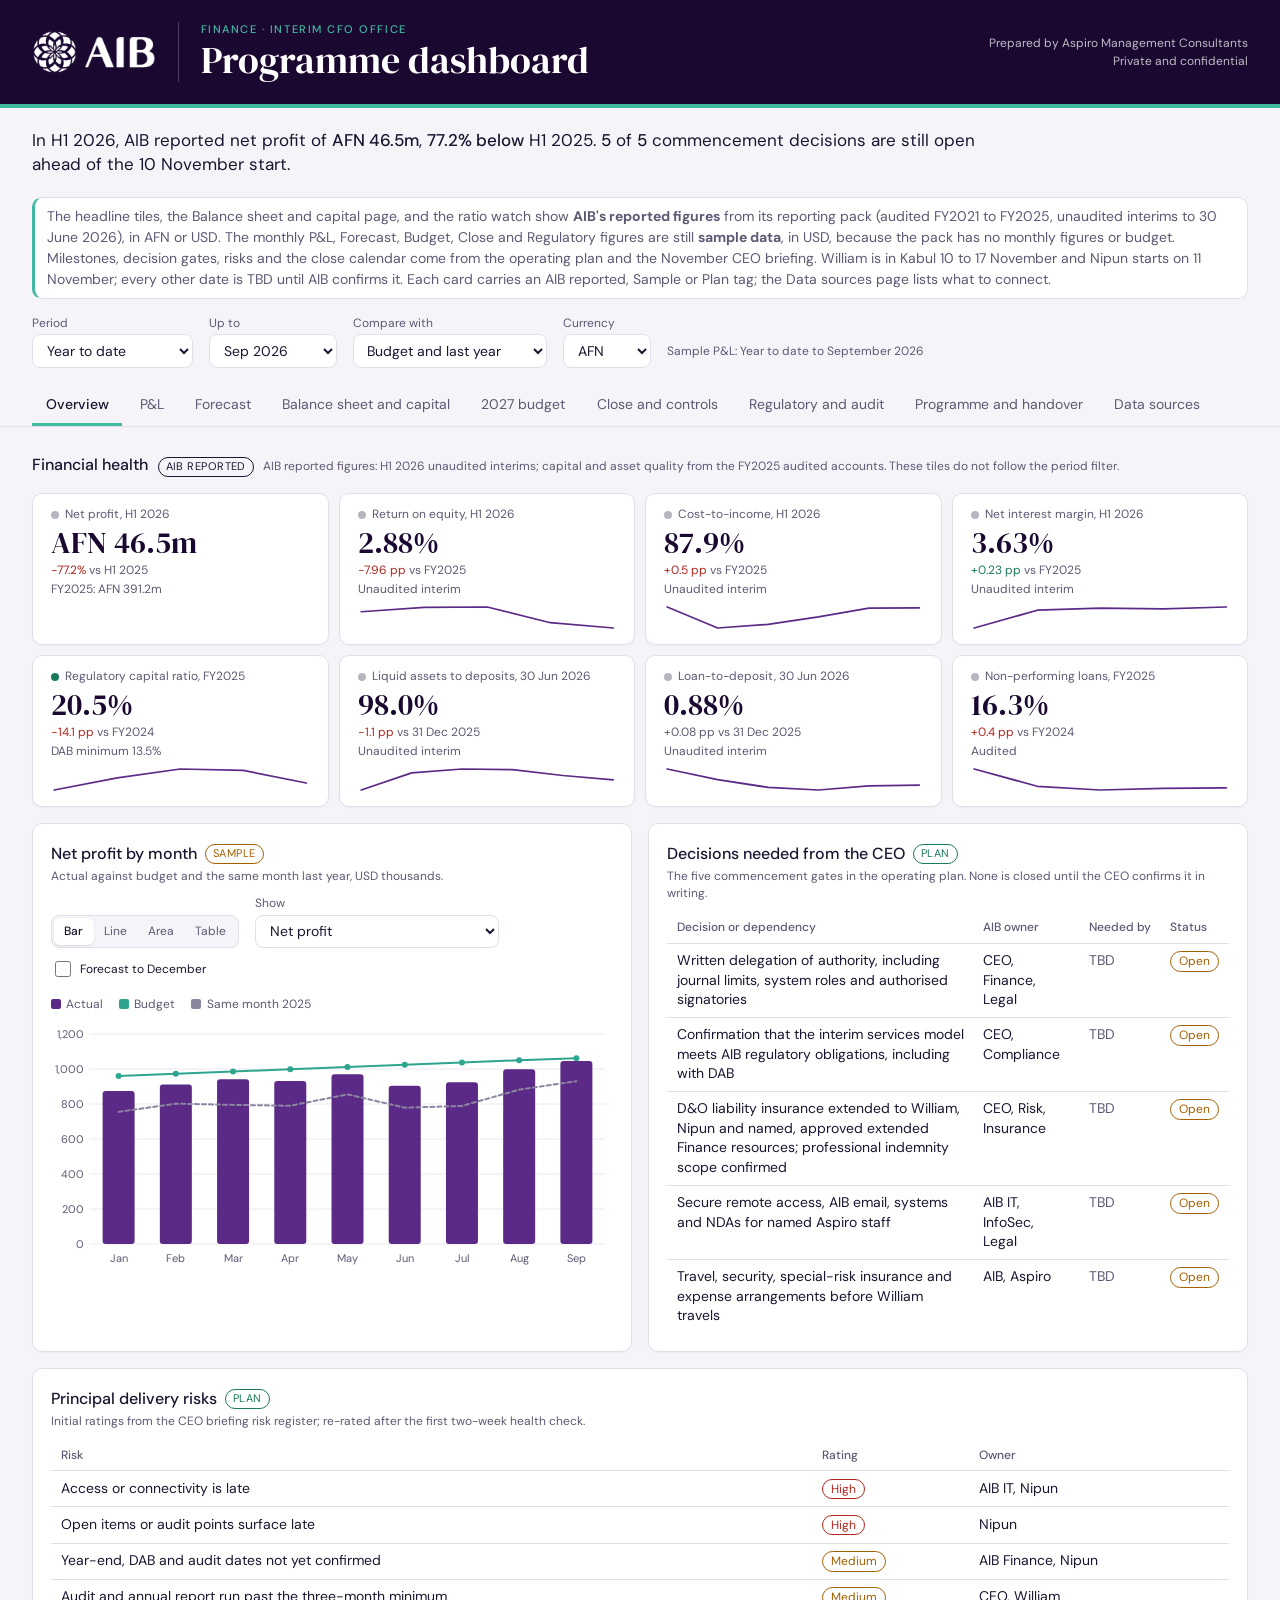
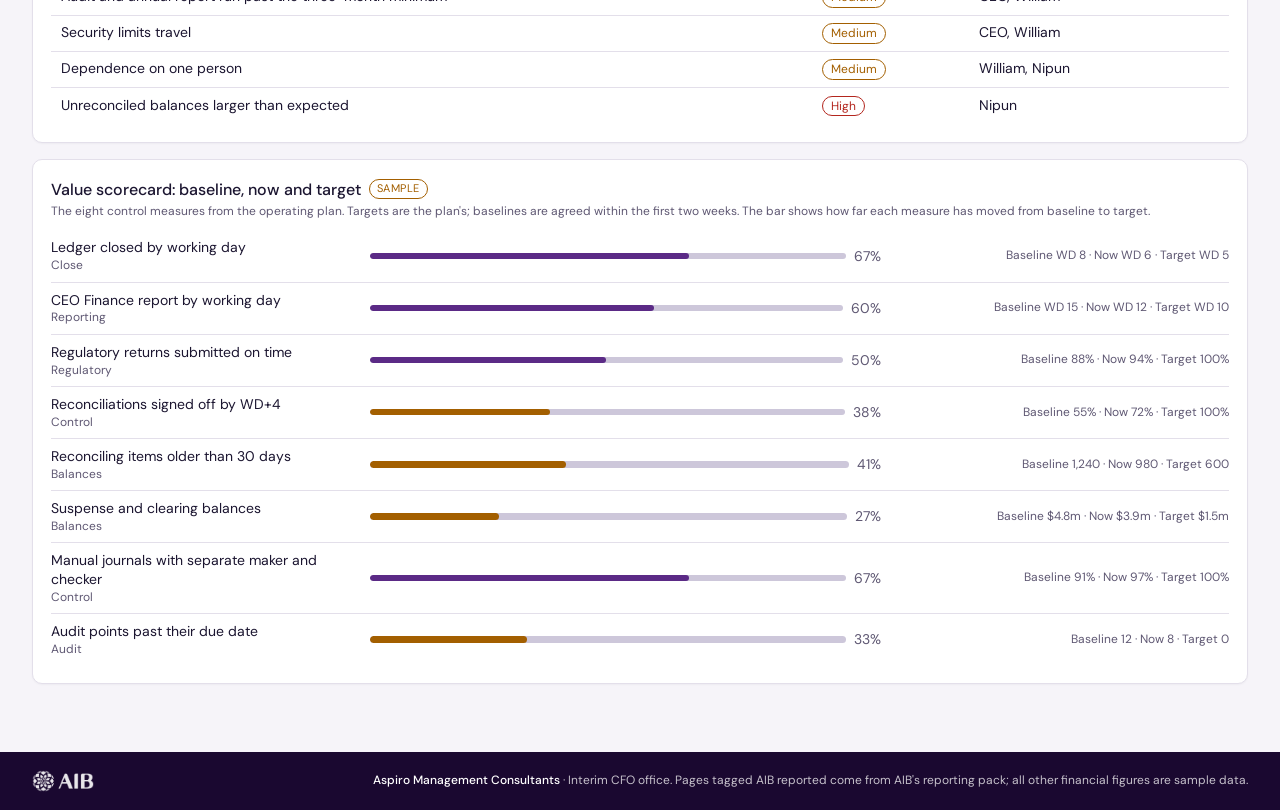
<file: index.html>
<!doctype html>
<html lang="en">
<head>
<meta charset="utf-8">
<meta name="viewport" content="width=device-width, initial-scale=1">
<title>AIB interim CFO office</title>
<meta name="author" content="kjaising">
<meta name="robots" content="noindex, nofollow">
<meta name="theme-color" content="#1a0830">
<link rel="icon" type="image/png" href="assets/favicon.png">
<link rel="stylesheet" href="app.css">
<link rel="stylesheet" href="theme.css">
</head>
<body>
<header class="brand">
  <div class="brand-in">
    <img class="brand-logo" src="assets/aib-logo-white.png" alt="Afghanistan International Bank" width="154" height="55">
    <div class="brand-rule" aria-hidden="true"></div>
    <div class="brand-title">
      <p class="brand-eyebrow">Finance &middot; Interim CFO office</p>
      <h1 class="brand-h1">Programme dashboard</h1>
    </div>
    <p class="brand-meta">Prepared by Aspiro Management Consultants<br>Private and confidential</p>
  </div>
</header>
<div id="dash-root">
<div class="cc">
  <div class="cc-head" id="top">
    <p class="cc-takeaway" data-draw="takeaway">In H1 2026, AIB reported net profit of <span class="cc-n">AFN 46.5m</span>, <span class="cc-n">77.2% below</span> H1 2025. <span class="cc-n">5</span> of <span class="cc-n">5</span> commencement decisions are still open ahead of the 10 November start.</p>
  </div>

  <div class="cc-banner">The headline tiles, the Balance sheet and capital page, and the ratio watch show <strong>AIB's reported figures</strong> from its reporting pack (audited FY2021 to FY2025, unaudited interims to 30 June 2026), in AFN or USD. The monthly P&amp;L, Forecast, Budget, Close and Regulatory figures are still <strong>sample data</strong>, in USD, because the pack has no monthly figures or budget. Milestones, decision gates, risks and the close calendar come from the operating plan and the November CEO briefing. William is in Kabul 10 to 17 November and Nipun starts on 11 November; every other date is TBD until AIB confirms it. Each card carries an AIB reported, Sample or Plan tag; the Data sources page lists what to connect.</div>

  <div class="cc-filters" data-draw="filters" aria-label="Period and comparison"></div>

  <nav class="cc-tabs" aria-label="Command center pages">
    <button class="cc-tab" data-tab="overview" aria-selected="true">Overview</button>
    <button class="cc-tab" data-tab="pnl" aria-selected="false">P&amp;L</button>
    <button class="cc-tab" data-tab="forecast" aria-selected="false">Forecast</button>
    <button class="cc-tab" data-tab="balance" aria-selected="false">Balance sheet and capital</button>
    <button class="cc-tab" data-tab="budget" aria-selected="false">2027 budget</button>
    <button class="cc-tab" data-tab="close" aria-selected="false">Close and controls</button>
    <button class="cc-tab" data-tab="reg" aria-selected="false">Regulatory and audit</button>
    <button class="cc-tab" data-tab="programme" aria-selected="false">Programme and handover</button>
    <button class="cc-tab" data-tab="sources" aria-selected="false">Data sources</button>
  </nav>

  <!-- OVERVIEW -->
  <section class="cc-page" id="tab-overview" data-page="overview">
    <div class="cc-sec"><h2>Financial health</h2><span class="cc-tag cc-tag-aib">AIB reported</span><p data-draw="ptext" data-v="kpinote">AIB reported figures: H1 2026 unaudited interims; capital and asset quality from the FY2025 audited accounts. These tiles do not follow the period filter.</p></div>
    <div class="cc-kpis" id="kpi-all" data-draw="kpis" data-source="kpis ratios"></div>

    <div class="cc-grid-wide">
      <div class="cc-card" id="card-profit">
        <h3><span data-draw="ptext" data-v="mtitle">Net profit by month</span> <span class="cc-tag cc-tag-sample">Sample</span></h3>
        <p class="cc-note" data-draw="ptext" data-v="ovnote">Actual against budget and the same month last year, USD thousands.</p>
        <div class="cc-tools" data-draw="tools" data-chart="profit" data-opts="measure,forecast"></div>
        <div class="cc-chart" data-draw="chart-profit" data-source="pnl_monthly"></div>
      </div>
      <div class="cc-card" id="card-gates">
        <h3>Decisions needed from the CEO <span class="cc-tag cc-tag-plan">Plan</span></h3>
        <p class="cc-note">The five commencement gates in the operating plan. None is closed until the CEO confirms it in writing.</p>
        <div class="cc-scroll">
          <table class="cc-table" data-source="gates" data-row-key="id">
            <thead><tr><th data-field="gate">Decision or dependency</th><th data-field="owner">AIB owner</th><th data-field="required_by" data-fmt="date">Needed by</th><th data-field="status" data-fmt="chip">Status</th></tr></thead>
            <tbody data-draw="tbl" data-filter="category=Pre-commencement"></tbody>
          </table>
        </div>
      </div>
    </div>

    <div class="cc-card" id="card-risks">
      <h3>Principal delivery risks <span class="cc-tag cc-tag-plan">Plan</span></h3>
      <p class="cc-note">Initial ratings from the CEO briefing risk register; re-rated after the first two-week health check.</p>
      <div class="cc-scroll">
        <table class="cc-table" data-source="risks" data-row-key="id">
          <thead><tr><th data-field="risk">Risk</th><th data-field="rating" data-fmt="chip">Rating</th><th data-field="owner">Owner</th></tr></thead>
          <tbody data-draw="tbl"></tbody>
        </table>
      </div>
    </div>

    <div class="cc-card" id="card-score-ov">
      <h3>Value scorecard: baseline, now and target <span class="cc-tag cc-tag-sample">Sample</span></h3>
      <p class="cc-note">The eight control measures from the operating plan. Targets are the plan's; baselines are agreed within the first two weeks. The bar shows how far each measure has moved from baseline to target.</p>
      <div class="cc-score" data-draw="scorecard" data-source="value_scorecard"></div>
    </div>
  </section>

  <!-- P&L -->
  <section class="cc-page" id="tab-pnl" data-page="pnl" hidden>
    <div class="cc-sec"><h2>Profit and loss</h2><span class="cc-tag cc-tag-sample">Sample data</span><p><span data-draw="ptext" data-v="range">January to September 2026</span>, USD thousands. Variance is favourable when positive.</p></div>
    <div class="cc-card">
      <h3 data-draw="ptext" data-v="pnltitle">Year to date against budget and last year</h3>
      <p class="cc-note" data-draw="ptext" data-v="pnlnote">Technology costs and credit impairment run above budget while fee income runs below, which is where the profit gap comes from.</p>
      <div class="cc-scroll">
        <table class="cc-table" data-source="pnl_ytd" data-row-key="line">
          <thead><tr><th data-field="line">Line</th><th class="r" data-field="actual" data-fmt="k">Actual</th><th class="r" data-field="budget" data-fmt="k" data-cmp="b">Budget</th><th class="r" data-field="variance" data-fmt="sk" data-cmp="b">Variance</th><th class="r" data-field="variance_pct" data-fmt="spct" data-cmp="b">Var %</th><th class="r" data-field="prior" data-fmt="k" data-cmp="p">Same period 2025</th><th class="r" data-field="yoy_pct" data-fmt="dpct" data-cmp="p">Change vs 2025</th></tr></thead>
          <tbody data-draw="tbl"></tbody>
        </table>
      </div>
    </div>
    <div class="cc-grid-wide">
      <div class="cc-card">
        <h3 data-draw="ptext" data-v="mtitle">Net profit by month</h3>
        <p class="cc-note" data-draw="ptext" data-v="profitnote" data-chart="profit">Bars are actual; the line is budget; the dashed line is last year.</p>
        <div class="cc-tools" data-draw="tools" data-chart="profit" data-opts="measure,forecast"></div>
        <div class="cc-chart" data-draw="chart-profit" data-source="pnl_monthly"></div>
      </div>
      <div class="cc-card">
        <h3>Income and operating costs</h3>
        <p class="cc-note" data-draw="ptext" data-v="incnote">Solid lines are actual; dashed lines are budget. Costs exclude credit impairment and tax.</p>
        <div class="cc-tools" data-draw="tools" data-chart="incexp"></div>
        <div class="cc-chart" data-draw="chart-incexp" data-source="monthly"></div>
      </div>
    </div>
  </section>

  <!-- FORECAST -->
  <section class="cc-page" id="tab-forecast" data-page="forecast" hidden>
    <div class="cc-sec"><h2>Forecast and what-if</h2><span class="cc-tag cc-tag-sample">Sample data</span><span class="cc-tag cc-tag-fc">Forecast</span><p>Built from January to September actuals with Holt's trend smoothing. Ranges are 80% likely ranges. Nine months shows the trend, not seasonal patterns, which need two full years.</p></div>
    <div class="cc-kpis" data-draw="landing" data-source="pnl_monthly"></div>
    <div class="cc-grid-wide">
      <div class="cc-card">
        <h3>What if</h3>
        <p class="cc-note">Change the October to December forecast for each driver and watch the full-year landing move. Tax follows the year-to-date effective rate.</p>
        <div class="cc-whatif" data-draw="whatif"></div>
      </div>
      <div class="cc-card">
        <h3>How far to trust the forecast</h3>
        <p class="cc-note">The same method, run as if it were the end of June, against what actually happened.</p>
        <div data-draw="backtest" data-source="pnl_monthly"></div>
      </div>
    </div>
    <div class="cc-card">
      <h3 data-draw="ptext" data-v="fmtitle">Net profit: actual and forecast</h3>
      <p class="cc-note">USD thousands. The dashed line and shaded range are the forecast, including any what-if changes.</p>
      <div class="cc-tools" data-draw="tools" data-chart="forecast" data-opts="measure" data-key="fm"></div>
      <div class="cc-chart" data-draw="chart-forecast" data-source="pnl_monthly"></div>
    </div>
    <div class="cc-card">
      <h3>Ratio watch <span class="cc-tag cc-tag-aib">AIB reported</span></h3>
      <p class="cc-note">Each ratio's latest reported value against the DAB minimum where the reporting pack gives one, and its move since the previous report. Five annual points and one interim, broken by 2021 and the 2024 move to Sharia-compliant reporting, are too few for a trend forecast.</p>
      <div data-draw="outlook" data-source="ratios"></div>
    </div>
  </section>

  <!-- BALANCE SHEET -->
  <section class="cc-page" id="tab-balance" data-page="balance" hidden>
    <div class="cc-sec"><h2>Capital, liquidity and asset quality</h2><span class="cc-tag cc-tag-aib">AIB reported</span><p>The ratios DAB and the Board look at first, from AIB's reporting pack.</p></div>
    <div class="cc-kpis" id="kpi-bs" data-draw="kpis" data-group="Capital and liquidity,Asset quality" data-source="kpis ratios"></div>
    <div class="cc-card">
      <h3>Eight ratios, FY2021 to H1 2026</h3>
      <p class="cc-note">Year-ends FY2021 to FY2025, then H1 2026 (unaudited; profit ratios annualised, balance ratios at 30 June). The dashed line is the DAB minimum where the pack gives one. Capital and loan quality are disclosed annually; margin and return on equity need an opening balance, so start in FY2022.</p>
      <div class="cc-multi" data-draw="chart-ratios" data-source="ratios"></div>
    </div>
    <div class="cc-card">
      <h3>Statement of financial position <span class="cc-tag cc-tag-aib">AIB reported</span></h3>
      <p class="cc-note" data-draw="ptext" data-v="bsnote">AIB reported, AFN thousands. 31 March and 30 June 2026 are unaudited.</p>
      <div class="cc-scroll">
        <table class="cc-table" data-source="bs_view" data-row-key="line">
          <thead><tr><th data-field="line">Line</th><th class="r" data-field="jun26" data-fmt="k">30 Jun 2026</th><th class="r" data-field="mar26" data-fmt="k">31 Mar 2026</th><th class="r" data-field="dec25" data-fmt="k">31 Dec 2025</th><th class="r" data-field="chg_qtr" data-fmt="dpct">Change vs Mar</th><th class="r" data-field="chg_ytd" data-fmt="dpct">Change vs Dec</th></tr></thead>
          <tbody data-draw="tbl"></tbody>
        </table>
      </div>
    </div>
  </section>

  <!-- BUDGET -->
  <section class="cc-page" id="tab-budget" data-page="budget" hidden>
    <div class="cc-sec"><h2>2027 budget</h2><span class="cc-tag cc-tag-sample">Sample data</span><p>Operating costs by function. Board approval date is to be confirmed by AIB.</p></div>
    <div class="cc-card">
      <h3>2026 forecast against 2027 draft budget</h3>
      <p class="cc-note">USD thousands. The 2026 forecast is nine months of actuals plus three months at the September run-rate.</p>
      <div class="cc-chart" data-draw="chart-budget" data-source="budget2027"></div>
    </div>
    <div class="cc-card">
      <h3>Budget build status by function</h3>
      <p class="cc-note">Owners marked "to confirm" are placeholders until AIB names function heads.</p>
      <div class="cc-scroll">
        <table class="cc-table" data-source="budget_view" data-row-key="function">
          <thead><tr><th data-field="function">Function</th><th data-field="owner">Budget owner</th><th class="r" data-field="fcst_2026" data-fmt="k">2026 forecast</th><th class="r" data-field="budget_2027" data-fmt="k">2027 draft</th><th class="r" data-field="change_pct" data-fmt="dpct">Change</th><th data-field="status" data-fmt="chip">Status</th><th data-field="pct_complete" data-fmt="bar">Complete</th><th data-field="due" data-fmt="date">Due</th></tr></thead>
          <tbody data-draw="tbl"></tbody>
        </table>
      </div>
    </div>
  </section>

  <!-- CLOSE & CONTROLS -->
  <section class="cc-page" id="tab-close" data-page="close" hidden>
    <div class="cc-sec"><h2>Month-end close and balance control</h2><span class="cc-tag cc-tag-plan">Plan</span><span class="cc-tag cc-tag-sample">Sample balances</span><p>AIB working days run Saturday to Thursday.</p></div>
    <div class="cc-card">
      <h3>Month-end close calendar</h3>
      <p class="cc-note">The plan's close template mapped to AIB working days, with Friday as the rest day. DAB deadlines take priority. Dates are TBD until the template is reconfirmed with AIB in week one.</p>
      <div class="cc-scroll">
        <table class="cc-table" data-source="close_calendar" data-row-key="wd">
          <thead><tr><th data-field="wd">Day</th><th data-field="due_date" data-fmt="date">Date</th><th data-field="activity">Activity</th><th data-field="owner">Owner</th><th data-field="status" data-fmt="chip">Status</th></tr></thead>
          <tbody data-draw="tbl"></tbody>
        </table>
      </div>
    </div>
    <div class="cc-grid-wide">
      <div class="cc-card">
        <h3>Aged reconciling items <span class="cc-tag cc-tag-sample">Sample</span></h3>
        <p class="cc-note">Value by age and account class, USD thousands. The target is items older than 30 days falling every month.</p>
        <div class="cc-chart" data-draw="chart-aging" data-source="recons_aging"></div>
      </div>
      <div class="cc-card">
        <h3>Reconciliation status by account class <span class="cc-tag cc-tag-sample">Sample</span></h3>
        <p class="cc-note">Items and value, USD thousands.</p>
        <div class="cc-scroll">
          <table class="cc-table" data-source="recons_view" data-row-key="account_class">
            <thead><tr><th data-field="account_class">Account class</th><th data-field="owner">Owner</th><th class="r" data-field="items_total" data-fmt="int">Items</th><th class="r" data-field="items_over_30" data-fmt="int">Over 30 days</th><th class="r" data-field="value_total" data-fmt="k">Value</th><th class="r" data-field="value_over_180" data-fmt="k">Over 180 days</th><th data-field="risk" data-fmt="chip">Risk</th></tr></thead>
            <tbody data-draw="tbl"></tbody>
          </table>
        </div>
      </div>
    </div>
    <div class="cc-card">
      <h3>Value scorecard <span class="cc-tag cc-tag-sample">Sample</span></h3>
      <p class="cc-note">Control, close and audit measures against the plan's targets.</p>
      <div class="cc-score" data-draw="scorecard" data-source="value_scorecard"></div>
    </div>
  </section>

  <!-- REGULATORY & AUDIT -->
  <section class="cc-page" id="tab-reg" data-page="reg" hidden>
    <div class="cc-sec"><h2>Regulatory returns and audit points</h2><span class="cc-tag cc-tag-sample">Sample data</span><p>AIB's accountable officers sign and submit; Finance prepares.</p></div>
    <div class="cc-card">
      <h3>DAB return calendar</h3>
      <p class="cc-note">Placeholder return names, dates and signatories until AIB confirms the DAB calendar and the accountable officers in week one.</p>
      <div class="cc-scroll">
        <table class="cc-table" data-source="dab_returns" data-row-key="return_name,period">
          <thead><tr><th data-field="return_name">Return</th><th data-field="frequency">Frequency</th><th data-field="period">Period</th><th data-field="due_date" data-fmt="date">Due</th><th data-field="preparer">Prepared by</th><th data-field="signatory">Signed by</th><th data-field="status" data-fmt="chip">Status</th></tr></thead>
          <tbody data-draw="tbl"></tbody>
        </table>
      </div>
    </div>
    <div class="cc-card">
      <h3>Open audit and inspection points</h3>
      <p class="cc-note">Overdue high-rated points go to the CEO the same day.</p>
      <div class="cc-scroll">
        <table class="cc-table" data-source="audit_points" data-row-key="id">
          <thead><tr><th data-field="id">Ref</th><th data-field="source">Source</th><th data-field="finding">Finding</th><th data-field="rating" data-fmt="chip">Rating</th><th data-field="owner">Owner</th><th data-field="due_date" data-fmt="date">Due</th><th data-field="status" data-fmt="chip">Status</th></tr></thead>
          <tbody data-draw="tbl"></tbody>
        </table>
      </div>
    </div>
  </section>

  <!-- PROGRAMME -->
  <section class="cc-page" id="tab-programme" data-page="programme" hidden>
    <div class="cc-sec"><h2>Interim programme and handover</h2><span class="cc-tag cc-tag-plan">Plan</span><p>Minimum term TBD, then monthly until the permanent CFO is onboarded or written notice is issued.</p></div>
    <div class="cc-card">
      <h3>Interim CFO office team <span class="cc-tag cc-tag-plan">Plan</span></h3>
      <div class="cc-scroll">
        <table class="cc-table">
          <thead><tr><th>Who</th><th>Role</th><th>Coverage</th></tr></thead>
          <tbody>
            <tr><td>William Higgins</td><td>Project lead. Senior advice to the CEO and Board; reviews Board and DAB packs; senior back-up and escalation</td><td>Kabul 10 to 17 November, remote thereafter</td></tr>
            <tr><td>Nipun Bhatia</td><td>Finance operating lead. Leads priorities, close and reporting day to day</td><td>From 11 November. Covers AIB's Saturday to Thursday week</td></tr>
            <tr><td>Extended Finance resources</td><td>Specialist support on reconciliations, controls and audit, coordinated through Nipun</td><td>Delhi NCR, Monday to Friday; Vancouver subject to AIB approval</td></tr>
          </tbody>
        </table>
      </div>
    </div>
    <div class="cc-card">
      <h3>Programme milestones</h3>
      <p class="cc-note">William's Kabul visit and Nipun's start are confirmed. Every other date is TBD until AIB confirms Board, budget, year-end and audit dates.</p>
      <div class="cc-scroll">
        <table class="cc-table" data-source="programme_view" data-row-key="id">
          <thead><tr><th data-field="workstream">Workstream</th><th data-field="milestone">Milestone</th><th data-field="owner">Owner</th><th data-field="dates">Dates</th><th data-field="basis" data-fmt="chip">Basis</th></tr></thead>
          <tbody data-draw="tbl"></tbody>
        </table>
      </div>
    </div>
    <div class="cc-grid-wide">
      <div class="cc-card">
        <h3>Decision gates and first-week inputs</h3>
        <p class="cc-note">Pre-commencement gates must be closed before Aspiro acts on 10 November.</p>
        <div class="cc-scroll">
          <table class="cc-table" data-source="gates" data-row-key="id">
            <thead><tr><th data-field="id">Ref</th><th data-field="gate">Decision or input</th><th data-field="owner">AIB owner</th><th data-field="required_by" data-fmt="date">Needed by</th><th data-field="status" data-fmt="chip">Status</th></tr></thead>
            <tbody data-draw="tbl"></tbody>
          </table>
        </div>
      </div>
      <div class="cc-card">
        <h3>Delivery risks and mitigations</h3>
        <p class="cc-note">Each risk has a named owner and a written mitigation.</p>
        <div class="cc-scroll">
          <table class="cc-table" data-source="risks" data-row-key="id">
            <thead><tr><th data-field="risk">Risk</th><th data-field="rating" data-fmt="chip">Rating</th><th data-field="mitigation">Mitigation</th><th data-field="owner">Owner</th></tr></thead>
            <tbody data-draw="tbl"></tbody>
          </table>
        </div>
      </div>
    </div>
    <div class="cc-grid-wide">
      <div class="cc-card">
        <h3>Permanent CFO handover pack <span class="cc-tag cc-tag-plan">Plan</span></h3>
        <p class="cc-note">Built from day one so the permanent CFO inherits a working Finance function. Readiness is scored by Nipun and reviewed by William.</p>
        <div class="cc-scroll">
          <table class="cc-table" data-source="handover_pack" data-row-key="item">
            <thead><tr><th data-field="item">Item</th><th data-field="owner">Owner</th><th data-field="pct_ready" data-fmt="bar">Ready</th><th data-field="status" data-fmt="chip">Status</th></tr></thead>
            <tbody data-draw="tbl"></tbody>
          </table>
        </div>
      </div>
      <div class="cc-card">
        <h3>Value log <span class="cc-tag cc-tag-sample">Sample</span></h3>
        <p class="cc-note">One line per outcome, each tied to evidence the CEO can open. Impact is the annual saving in USD thousands where there is one.</p>
        <div class="cc-scroll">
          <table class="cc-table" data-source="value_log" data-row-key="week,area">
            <thead><tr><th data-field="week" data-fmt="wk">Week</th><th data-field="area">Area</th><th data-field="outcome">Outcome</th><th class="r" data-field="impact_usd_k" data-fmt="kdash">Impact</th><th data-field="evidence">Evidence</th></tr></thead>
            <tbody data-draw="tbl"></tbody>
          </table>
        </div>
      </div>
    </div>
    <div class="cc-grid-wide">
      <div class="cc-card">
        <h3>Operating rhythm <span class="cc-tag cc-tag-plan">Plan</span></h3>
        <ul class="cc-cols">
          <li>Daily 15-minute Finance check-in on Teams (09:30 Kabul proposed), with blocker updates.</li>
          <li>Weekly Finance review of priorities, close status and open actions, an Aspiro quality review and a 30-minute CEO check-in.</li>
          <li>Monthly: ledger closed by AIB working day 5, then the CEO Finance report by working day 10.</li>
          <li>Board and DAB papers to their calendars, reviewed by William before issue.</li>
          <li>Escalation: AIB team leads or the on-site counterpart, then Nipun (priorities and daily decisions), then William (senior back-up), then the CEO. Material matters reach the CEO the same day.</li>
          <li>One AIB-hosted Finance operating register holds priorities, risks, decisions and aged items.</li>
        </ul>
      </div>
      <div class="cc-card">
        <h3>What changes at handover</h3>
        <ul class="cc-cols">
          <li>The CFO keeps the register, close calendar, decisions log, desk notes, KPI definitions and data feeds.</li>
          <li>Aspiro's value scorecard and value log close out as the engagement record.</li>
          <li>William's independent review of Board and DAB packs becomes the CFO's own sign-off route.</li>
          <li>The delegated authority below is replaced by the permanent CFO's DAB-approved authority.</li>
          <li>At least two weeks of overlap; the interim lead stays reachable during the first close.</li>
          <li>AIB leads the CFO search and the DAB approval; handover follows both.</li>
        </ul>
      </div>
    </div>
    <div class="cc-card">
      <h3>Delegated authority during the interim <span class="cc-tag cc-tag-plan">Plan</span></h3>
      <p class="cc-note">Aspiro leads Finance as a service within the CEO's written delegation. No Aspiro individual is appointed CFO or joins the Board of Management, and Aspiro is never a payment signatory.</p>
      <div class="cc-scroll">
        <table class="cc-table cc-auth">
          <thead><tr><th>Area</th><th>Aspiro team can</th><th>Aspiro team cannot</th></tr></thead>
          <tbody>
            <tr><td>Journals</td><td>Review and approve within the CEO-delegated limit, with separate maker and checker</td><td>Prepare and approve the same journal, or approve above the limit</td></tr>
            <tr><td>Payments</td><td>Review and challenge payment runs and supporting papers</td><td>Sign, authorise or release payments</td></tr>
            <tr><td>Reconciliations and write-offs</td><td>Review, sign off and set clearance deadlines</td><td>Write off balances without AIB approval</td></tr>
            <tr><td>Regulatory returns</td><td>Lead preparation and review</td><td>Sign or submit returns; AIB accountable officers do</td></tr>
            <tr><td>Systems</td><td>Use preparer and reviewer roles</td><td>Hold administrator or user-management rights</td></tr>
            <tr><td>People</td><td>Direct and prioritise daily work</td><td>Make hiring, pay or disciplinary decisions</td></tr>
            <tr><td>Auditors and DAB</td><td>Answer information requests and handle routine liaison</td><td>Agree adjustments or commitments without AIB approval</td></tr>
            <tr><td>Accounting policy</td><td>Recommend changes</td><td>Change policy without the CEO and, where required, the Board</td></tr>
          </tbody>
        </table>
      </div>
    </div>
  </section>

  <!-- DATA SOURCES -->
  <section class="cc-page" id="tab-sources" data-page="sources" hidden>
    <div class="cc-sec"><h2>Where each number will come from</h2><span class="cc-tag cc-tag-plan">Plan</span><p>The connection plan for turning sample data into live data.</p></div>
    <div class="cc-card">
      <h3>Feed map</h3>
      <p class="cc-note">Loaded means the page shows AIB's reported figures from its reporting pack. Sample means the page shows illustrative rows. Plan documents means the rows come from the 25 October operating plan. To connect means a feed from an AIB system is still to be agreed with AIB Finance and IT, using AIB systems and storage only.</p>
      <div class="cc-scroll">
        <table class="cc-table" data-source="data_feeds" data-row-key="area">
          <thead><tr><th data-field="area">Area</th><th data-field="views">Shown on</th><th data-field="target_source">Target source</th><th data-field="cadence">Refresh</th><th data-field="owner">Owner</th><th data-field="status" data-fmt="chip">Status</th></tr></thead>
          <tbody data-draw="tbl"></tbody>
        </table>
      </div>
    </div>
  </section>
</div>

</div>
<footer class="foot">
  <div class="foot-in">
    <img src="assets/aib-logo-white.png" alt="Afghanistan International Bank" width="62" height="22">
    <span><strong>Aspiro Management Consultants</strong> &middot; Interim CFO office. Pages tagged AIB reported come from AIB's reporting pack; all other financial figures are sample data.</span>
  </div>
</footer>
<script src="vendor/d3.min.js"></script>
<script src="data.js"></script>
<script src="analytics.js"></script>
<script src="state.js"></script>
<script src="shim.js"></script>
<script src="charts.js"></script>
<script src="app.js"></script>
</body>
</html>
</file>
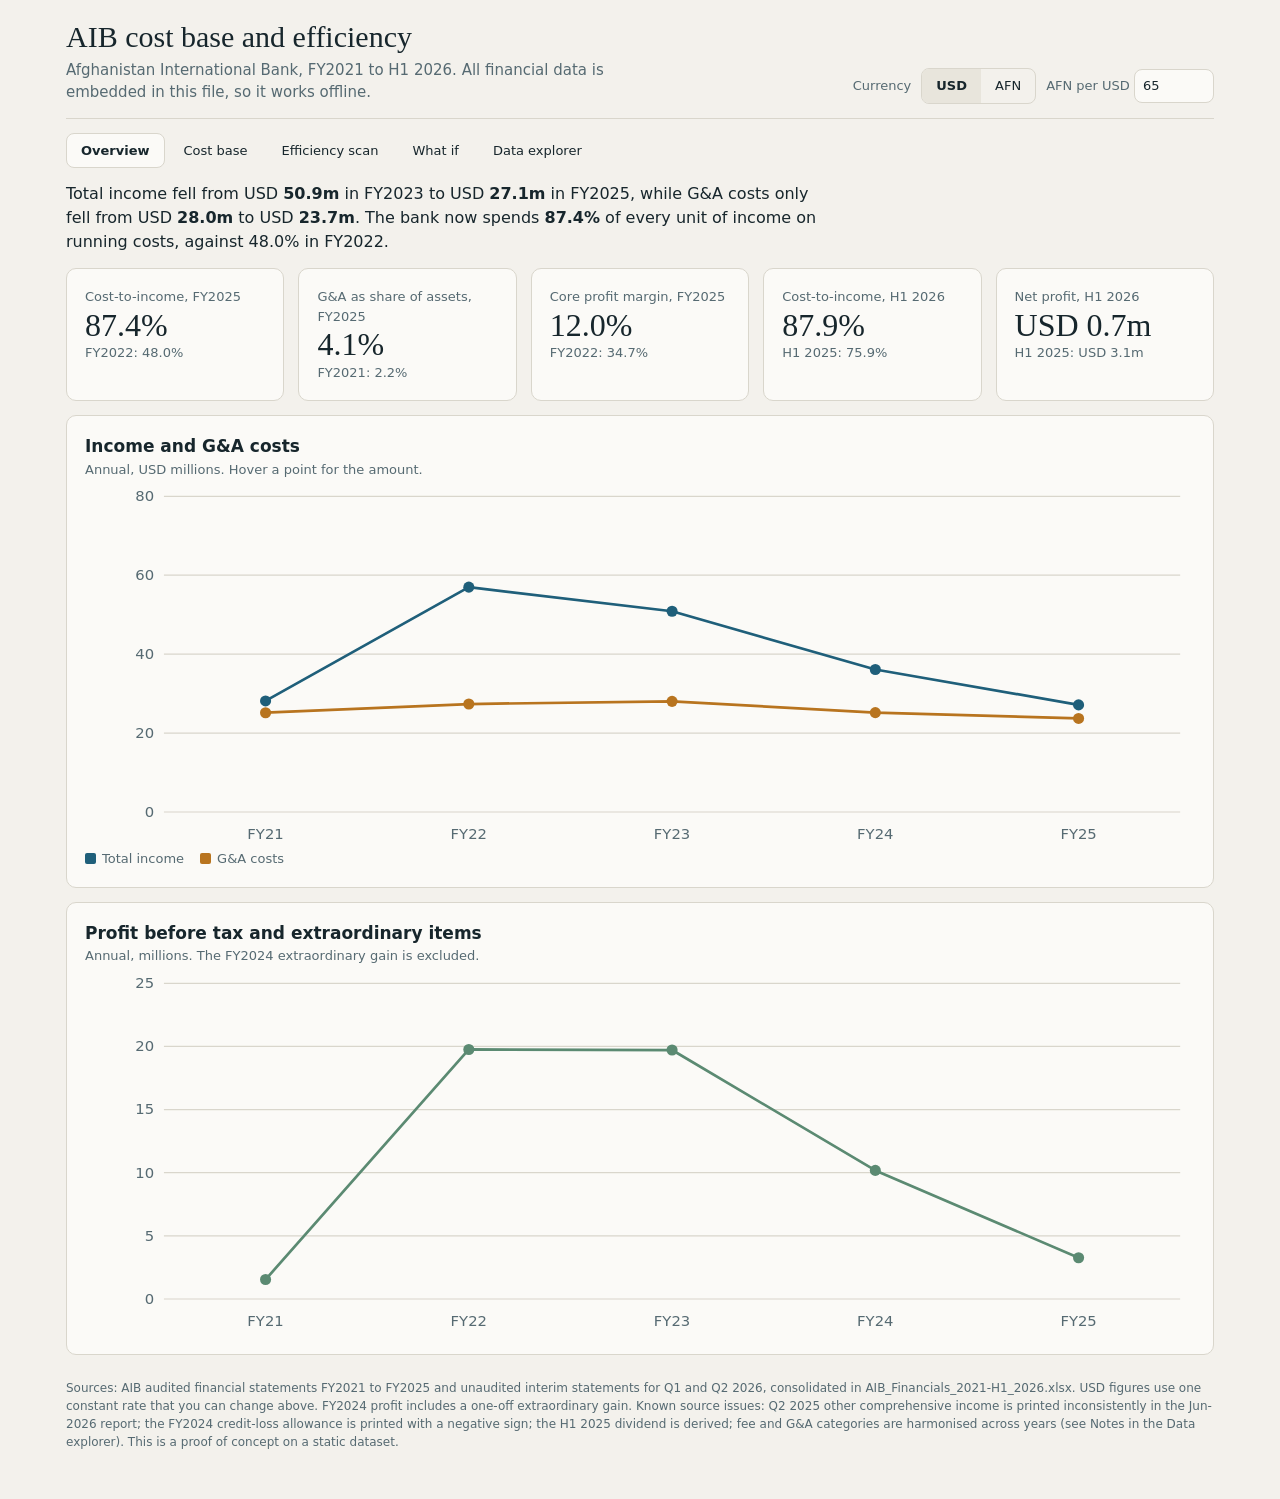
<file: cost-efficiency.html>
<!doctype html>
<html lang="en">
<head>
<meta charset="utf-8">
<meta name="viewport" content="width=device-width, initial-scale=1">
<title>AIB Cost Base and Efficiency</title>
<style>
:root{--bg:#f3f1ec;--panel:#fbfaf7;--fg:#17262c;--muted:#566a72;--line:#d9d6cc;--c1:#1f5f7a;--c2:#b8741f;--c3:#5b8a72;--c4:#8c5a9e;--c5:#c4534a;--c6:#6f7f86;--c7:#3d8fa6;--bad:#b3261e;--ok:#2f7a4a;--ctl:#e8e5dc}
@media (prefers-color-scheme:dark){:root{--bg:#10191d;--panel:#172429;--fg:#e6ecee;--muted:#9fb0b6;--line:#2c3d44;--c1:#5aa9c8;--c2:#e0a14a;--c3:#7fc09b;--c4:#b98ccb;--c5:#e5817a;--c6:#8fa1a8;--c7:#6dc0d8;--bad:#ff8a80;--ok:#7fd49b;--ctl:#22343b}}
*{box-sizing:border-box}
[hidden]{display:none!important}
body{margin:0;background:var(--bg);color:var(--fg);font:15px/1.5 system-ui,-apple-system,"Segoe UI",Roboto,Arial,sans-serif}
.wrap{max-width:1180px;margin:0 auto;padding:20px max(16px,env(safe-area-inset-left)) 48px}
header{display:flex;flex-wrap:wrap;gap:16px;justify-content:space-between;align-items:flex-end;padding-bottom:14px;border-bottom:1px solid var(--line)}
h1{font:400 30px/1.15 Georgia,"Times New Roman",serif;margin:0}
h2{font-size:17px;font-weight:600;margin:0}
.sub{color:var(--muted);margin:4px 0 0;max-width:62ch}
.ctl{display:flex;flex-wrap:wrap;gap:10px;align-items:center;font-size:13px;color:var(--muted)}
.seg{display:inline-flex;border:1px solid var(--line);border-radius:8px;overflow:hidden}
.seg button,.tabs button,.btn{font:inherit;font-size:13px;border:0;background:transparent;color:var(--fg);padding:7px 14px;cursor:pointer}
.seg button[aria-pressed=true]{background:var(--ctl);font-weight:600}
.btn{border:1px solid var(--line);border-radius:8px}
input[type=number],input[type=search],select{font:inherit;font-size:13px;padding:6px 8px;border:1px solid var(--line);border-radius:8px;background:var(--panel);color:var(--fg)}
input[type=number]{width:80px}
.tabs{display:flex;flex-wrap:wrap;gap:4px;margin:14px 0}
.tabs button{border-radius:8px;border:1px solid transparent}
.tabs button[aria-selected=true]{background:var(--panel);border-color:var(--line);font-weight:600}
.card{background:var(--panel);border:1px solid var(--line);border-radius:10px;padding:18px;min-width:0}
.grid{display:grid;gap:14px;grid-template-columns:repeat(auto-fit,minmax(min(100%,210px),1fr))}
.grid2{display:grid;gap:14px;grid-template-columns:repeat(auto-fit,minmax(min(100%,360px),1fr))}
.stack{display:flex;flex-direction:column;gap:14px}
.kpi .lab{font-size:13px;color:var(--muted)}.kpi .big{font:400 32px/1.15 Georgia,serif;font-variant-numeric:tabular-nums}.kpi .sm{font-size:13px;color:var(--muted)}
.note{font-size:13px;color:var(--muted);margin:0}
.lead{font-size:16px;margin:0;max-width:75ch}
svg{width:100%;height:auto;display:block}
svg text{fill:var(--muted);font-size:12px;font-family:inherit}
.legend{display:flex;flex-wrap:wrap;gap:6px 16px;font-size:13px;color:var(--muted)}
.legend i{display:inline-block;width:11px;height:11px;border-radius:2px;margin-right:6px;vertical-align:-1px}
table{border-collapse:collapse;width:100%;font-variant-numeric:tabular-nums;font-size:13px}
th,td{padding:7px 10px;text-align:right;border-bottom:1px solid var(--line);white-space:nowrap}
th:first-child,td:first-child{text-align:left}th{color:var(--muted);font-weight:600}
td.bad{color:var(--bad);font-weight:600}td.ok{color:var(--ok)}
.tw{overflow-x:auto}
.sl{display:grid;grid-template-columns:minmax(0,1fr) minmax(90px,150px) 52px;gap:10px;align-items:center;font-size:13px;padding:2px 0}
.sl b{text-align:right;font-variant-numeric:tabular-nums}
input[type=range]{width:100%;accent-color:var(--c1)}
.pre{display:flex;flex-wrap:wrap;gap:8px}
.tip{position:fixed;pointer-events:none;background:var(--panel);border:1px solid var(--line);border-radius:8px;padding:6px 10px;font-size:12px;box-shadow:0 4px 14px rgba(0,0,0,.18);display:none;z-index:9;white-space:nowrap}
footer{margin-top:24px;color:var(--muted);font-size:12px}
@media print{.tabs,.ctl{display:none}.panel{display:block!important}}
</style>
</head>
<body>
<div class="wrap">
<header>
<div><h1>AIB cost base and efficiency</h1><p class="sub">Afghanistan International Bank, FY2021 to H1 2026. All financial data is embedded in this file, so it works offline.</p></div>
<div class="ctl">
<span>Currency</span>
<div class="seg" id="cur"><button type="button" data-cur="USD" aria-pressed="true">USD</button><button type="button" data-cur="AFN" aria-pressed="false">AFN</button></div>
<label>AFN per USD <input type="number" id="rate" value="65" min="30" max="150" step="0.5"></label>
</div>
</header>
<nav class="tabs" role="tablist" id="tabs">
<button role="tab" data-tab="overview" aria-selected="true">Overview</button>
<button role="tab" data-tab="cost" aria-selected="false">Cost base</button>
<button role="tab" data-tab="eff" aria-selected="false">Efficiency scan</button>
<button role="tab" data-tab="whatif" aria-selected="false">What if</button>
<button role="tab" data-tab="data" aria-selected="false">Data explorer</button>
</nav>

<section class="panel stack" id="p-overview">
<p class="lead" id="lead"></p>
<div class="grid" id="kpis"></div>
<div class="card"><h2>Income and G&amp;A costs</h2><p class="note" id="n-inc">Annual, millions. Hover a point for the amount.</p><div id="ch-inc"></div><div class="legend" id="lg-inc"></div></div>
<div class="card"><h2>Profit before tax and extraordinary items</h2><p class="note">Annual, millions. The FY2024 extraordinary gain is excluded.</p><div id="ch-pbt"></div></div>
</section>

<section class="panel stack" id="p-cost" hidden>
<div class="card"><h2>Where the cost sits</h2><p class="note">G&amp;A by category, annual, millions. Hover a block for its amount.</p><div id="ch-ga"></div><div class="legend" id="lg-ga"></div></div>
<div class="card"><h2>Category movement</h2><p class="note">Change between two years of your choice.</p>
<div class="ctl" style="margin:8px 0"><label>From <select id="ga-from"></select></label><label>To <select id="ga-to"></select></label></div>
<div class="tw"><table id="tb-ga"></table></div></div>
</section>

<section class="panel stack" id="p-eff" hidden>
<div class="card"><h2>Screening levels</h2><p class="note">Cells breach a level when they turn red. Change the levels to test other views. They are rules of thumb, not peer benchmarks.</p>
<div class="ctl" style="margin-top:8px">
<label>Cost-to-income above % <input type="number" id="l-ci" value="75"></label>
<label>G&amp;A / assets above % <input type="number" id="l-ga" value="3" step="0.5"></label>
<label>Central bank cash above % <input type="number" id="l-cash" value="40"></label>
<label>Net loans below % <input type="number" id="l-loan" value="1" step="0.5"></label></div></div>
<div class="grid2"><div class="card"><h2>Cost-to-income</h2><p class="note">G&amp;A as a share of total income.</p><div id="ch-ci"></div></div>
<div class="card"><h2>G&amp;A relative to assets</h2><p class="note">Annual G&amp;A per 100 of period-end assets (H1 annualised).</p><div id="ch-gaa"></div></div></div>
<div class="card"><h2>How the balance sheet is deployed</h2><p class="note">Assets by use, millions (Jun-26 for the latest bar).</p><div id="ch-as"></div><div class="legend" id="lg-as"></div></div>
<div class="card"><h2>Efficiency scan by period</h2><div class="tw"><table id="tb-eff"></table></div>
<p class="note" style="margin-top:8px">H1 figures are six months. Ratios using flows are annualised by doubling; no H1 2025 balance sheet is reported. Core profit margin is profit before tax and extraordinary items over total income.</p></div>
</section>

<section class="panel stack" id="p-whatif" hidden>
<div class="card"><h2>What if</h2><p class="note">Starts from FY2025 actuals. Each slider changes one line by a percentage.</p>
<div class="pre" style="margin-top:10px"><button class="btn" data-pre="reset">Reset</button><button class="btn" data-pre="cost10">Cut all costs 10%</button><button class="btn" data-pre="fees25">Fees recover 25%</button><button class="btn" data-pre="inc20">Income falls 20%</button></div></div>
<div class="grid2">
<div class="card" id="sliders"></div>
<div class="card"><h2>Result</h2><div class="tw"><table id="tb-wi"></table></div><div id="ch-wi"></div><div class="legend" id="lg-wi"></div><p class="note" id="n-wi"></p></div>
</div>
</section>

<section class="panel stack" id="p-data" hidden>
<div class="card"><h2>Data explorer</h2><p class="note">Every line of the consolidated dataset. Filter, search and download what you see as CSV. Amounts are in thousands in the chosen currency.</p>
<div class="ctl" style="margin:10px 0">
<label>Statement <select id="f-st"></select></label>
<label>Period <select id="f-pe"></select></label>
<label><input type="search" id="f-q" placeholder="Search line item or code"></label>
<label><input type="checkbox" id="f-lt" checked> Latest reported figures only</label>
<button class="btn" id="dl">Download CSV</button></div>
<p class="note" id="f-count"></p>
<div class="tw" style="max-height:520px;overflow:auto"><table id="tb-data"></table></div></div>
</section>
<footer>Sources: AIB audited financial statements FY2021 to FY2025 and unaudited interim statements for Q1 and Q2 2026, consolidated in AIB_Financials_2021-H1_2026.xlsx. USD figures use one constant rate that you can change above. FY2024 profit includes a one-off extraordinary gain. Known source issues: Q2 2025 other comprehensive income is printed inconsistently in the Jun-2026 report; the FY2024 credit-loss allowance is printed with a negative sign; the H1 2025 dividend is derived; fee and G&A categories are harmonised across years (see Notes in the Data explorer). This is a proof of concept on a static dataset.</footer>
</div>
<div class="tip" id="tip"></div>
<script>
const DATA=[["FY2021","PnL","PL_INT_INC","Interest / profit income","AFN '000",628848.0,"Flow","Audited","N","Y","PDF p.4, statement of comprehensive income",""],["FY2021","PnL","PL_INT_EXP","Interest / profit expense on deposits","AFN '000",-6389.0,"Flow","Audited","N","Y","PDF p.4, statement of comprehensive income",""],["FY2021","PnL","PL_NII","Net interest / profit income","AFN '000",622459.0,"Flow","Audited","Y","Y","PDF p.4, statement of comprehensive income",""],["FY2021","PnL","PL_FEE_INC","Fee and commission income","AFN '000",948327.0,"Flow","Audited","N","Y","PDF p.4, statement of comprehensive income",""],["FY2021","PnL","PL_FEE_EXP","Fee and commission expense","AFN '000",-138037.0,"Flow","Audited","N","Y","PDF p.4, statement of comprehensive income",""],["FY2021","PnL","PL_NFI","Net fee and commission income","AFN '000",810290.0,"Flow","Audited","Y","Y","PDF p.4, statement of comprehensive income",""],["FY2021","PnL","PL_FX","Income from dealing in foreign currencies","AFN '000",373707.0,"Flow","Audited","N","Y","PDF p.4, statement of comprehensive income",""],["FY2021","PnL","PL_OPINC","Operating income (NII + net fees + FX; printed subtotal)","AFN '000",1806456.0,"Flow","Audited","Y","Y","PDF p.4, statement of comprehensive income",""],["FY2021","PnL","PL_OTHER_INC","Other income","AFN '000",22757.0,"Flow","Audited","N","Y","PDF p.4, statement of comprehensive income",""],["FY2021","PnL","PL_SEC","Gain / (loss) on sale of securities","AFN '000",232665.0,"Flow","Audited","N","Y","PDF p.4, statement of comprehensive income",""],["FY2021","PnL","PL_ECL","Credit losses (expense) / reversal","AFN '000",-322233.0,"Flow","Audited","N","Y","PDF p.4, statement of comprehensive income",""],["FY2021","PnL","PL_LEASE_FIN","Finance cost on lease liability","AFN '000",-4404.0,"Flow","Audited","N","Y","PDF p.4, statement of comprehensive income",""],["FY2021","PnL","PL_GA","General and administrative expenses","AFN '000",-1635076.0,"Flow","Audited","N","Y","PDF p.4, statement of comprehensive income",""],["FY2021","PnL","PL_EXTRA_DEP_INS","Extraordinary: deposit-insurance (ADIC) premium reimbursement","AFN '000",0.0,"Flow","Audited","N","Y","PDF p.4, statement of comprehensive income","Nil or not presented in this period"],["FY2021","PnL","PL_EXTRA_INT_REPAY","Extraordinary: repayment of interest income on loans","AFN '000",0.0,"Flow","Audited","N","Y","PDF p.4, statement of comprehensive income","Nil or not presented in this period"],["FY2021","PnL","PL_EXTRA_NET","Extraordinary items, net","AFN '000",0.0,"Flow","Audited","Y","Y","PDF p.4, statement of comprehensive income","Nil or not presented in this period"],["FY2021","PnL","PL_PBT","Profit before taxation","AFN '000",100165.0,"Flow","Audited","Y","Y","PDF p.4, statement of comprehensive income",""],["FY2021","PnL","PL_TAX","Taxation (charge) / credit","AFN '000",145938.0,"Flow","Audited","N","Y","PDF p.4, statement of comprehensive income",""],["FY2021","PnL","PL_NP","Profit for the period","AFN '000",246103.0,"Flow","Audited","Y","Y","PDF p.4, statement of comprehensive income",""],["FY2021","PnL","OCI_FVOCI","OCI: surplus / (deficit) on debt instruments at FVOCI","AFN '000",-203114.0,"Flow","Audited","N","Y","PDF p.4, statement of comprehensive income",""],["FY2021","PnL","OCI_DT","OCI: related deferred tax","AFN '000",33852.0,"Flow","Audited","N","Y","PDF p.4, statement of comprehensive income",""],["FY2021","PnL","OCI_NET","Other comprehensive income / (loss), net of tax","AFN '000",-169262.0,"Flow","Audited","Y","Y","PDF p.4, statement of comprehensive income",""],["FY2021","PnL","PL_TCI","Total comprehensive income","AFN '000",76842.0,"Flow","Audited","Y","Y","PDF p.4, statement of comprehensive income",""],["FY2021","PnL","PL_EPS","Earnings per share, basic and diluted","AFN per share",8.2,"Flow","Audited","N","Y","PDF p.4, statement of comprehensive income",""],["FY2022","PnL","PL_INT_INC","Interest / profit income","AFN '000",389943.0,"Flow","Audited","N","Y","PDF p.4, statement of comprehensive income",""],["FY2022","PnL","PL_INT_EXP","Interest / profit expense on deposits","AFN '000",-3393.0,"Flow","Audited","N","Y","PDF p.4, statement of comprehensive income",""],["FY2022","PnL","PL_NII","Net interest / profit income","AFN '000",386550.0,"Flow","Audited","Y","Y","PDF p.4, statement of comprehensive income",""],["FY2022","PnL","PL_FEE_INC","Fee and commission income","AFN '000",3204234.0,"Flow","Audited","N","Y","PDF p.4, statement of comprehensive income",""],["FY2022","PnL","PL_FEE_EXP","Fee and commission expense","AFN '000",-251356.0,"Flow","Audited","N","Y","PDF p.4, statement of comprehensive income",""],["FY2022","PnL","PL_NFI","Net fee and commission income","AFN '000",2952878.0,"Flow","Audited","Y","Y","PDF p.4, statement of comprehensive income",""],["FY2022","PnL","PL_FX","Income from dealing in foreign currencies","AFN '000",363492.0,"Flow","Audited","N","Y","PDF p.4, statement of comprehensive income",""],["FY2022","PnL","PL_OPINC","Operating income (NII + net fees + FX; printed subtotal)","AFN '000",3702919.0,"Flow","Audited","Y","Y","PDF p.4, statement of comprehensive income",""],["FY2022","PnL","PL_OTHER_INC","Other income","AFN '000",0.0,"Flow","Audited","N","Y","PDF p.4, statement of comprehensive income","Nil or not presented in this period"],["FY2022","PnL","PL_SEC","Gain / (loss) on sale of securities","AFN '000",-268130.0,"Flow","Audited","N","Y","PDF p.4, statement of comprehensive income",""],["FY2022","PnL","PL_ECL","Credit losses (expense) / reversal","AFN '000",-369245.0,"Flow","Audited","N","Y","PDF p.4, statement of comprehensive income",""],["FY2022","PnL","PL_LEASE_FIN","Finance cost on lease liability","AFN '000",-2872.0,"Flow","Audited","N","Y","PDF p.4, statement of comprehensive income",""],["FY2022","PnL","PL_GA","General and administrative expenses","AFN '000",-1778378.0,"Flow","Audited","N","Y","PDF p.4, statement of comprehensive income",""],["FY2022","PnL","PL_EXTRA_DEP_INS","Extraordinary: deposit-insurance (ADIC) premium reimbursement","AFN '000",0.0,"Flow","Audited","N","Y","PDF p.4, statement of comprehensive income","Nil or not presented in this period"],["FY2022","PnL","PL_EXTRA_INT_REPAY","Extraordinary: repayment of interest income on loans","AFN '000",0.0,"Flow","Audited","N","Y","PDF p.4, statement of comprehensive income","Nil or not presented in this period"],["FY2022","PnL","PL_EXTRA_NET","Extraordinary items, net","AFN '000",0.0,"Flow","Audited","Y","Y","PDF p.4, statement of comprehensive income","Nil or not presented in this period"],["FY2022","PnL","PL_PBT","Profit before taxation","AFN '000",1284294.0,"Flow","Audited","Y","Y","PDF p.4, statement of comprehensive income",""],["FY2022","PnL","PL_TAX","Taxation (charge) / credit","AFN '000",-275389.0,"Flow","Audited","N","Y","PDF p.4, statement of comprehensive income",""],["FY2022","PnL","PL_NP","Profit for the period","AFN '000",1008905.0,"Flow","Audited","Y","Y","PDF p.4, statement of comprehensive income",""],["FY2022","PnL","OCI_FVOCI","OCI: surplus / (deficit) on debt instruments at FVOCI","AFN '000",-109290.0,"Flow","Audited","N","Y","PDF p.4, statement of comprehensive income",""],["FY2022","PnL","OCI_DT","OCI: related deferred tax","AFN '000",21858.0,"Flow","Audited","N","Y","PDF p.4, statement of comprehensive income",""],["FY2022","PnL","OCI_NET","Other comprehensive income / (loss), net of tax","AFN '000",-87432.0,"Flow","Audited","Y","Y","PDF p.4, statement of comprehensive income",""],["FY2022","PnL","PL_TCI","Total comprehensive income","AFN '000",921473.0,"Flow","Audited","Y","Y","PDF p.4, statement of comprehensive income",""],["FY2022","PnL","PL_EPS","Earnings per share, basic and diluted","AFN per share",33.63,"Flow","Audited","N","Y","PDF p.4, statement of comprehensive income",""],["FY2023","PnL","PL_INT_INC","Interest / profit income","AFN '000",696393.0,"Flow","Audited","N","Y","PDF p.4, statement of comprehensive income","Restated in FY2024 report (originally 677,792): AFN 18,601k loan fees reclassified from fee income to interest income."],["FY2023","PnL","PL_INT_EXP","Interest / profit expense on deposits","AFN '000",-10608.0,"Flow","Audited","N","Y","PDF p.4, statement of comprehensive income",""],["FY2023","PnL","PL_NII","Net interest / profit income","AFN '000",685785.0,"Flow","Audited","Y","Y","PDF p.4, statement of comprehensive income","Restated (originally 667,184)."],["FY2023","PnL","PL_FEE_INC","Fee and commission income","AFN '000",2595375.0,"Flow","Audited","N","Y","PDF p.4, statement of comprehensive income","Restated in FY2024 report (originally 2,613,976)."],["FY2023","PnL","PL_FEE_EXP","Fee and commission expense","AFN '000",-202577.0,"Flow","Audited","N","Y","PDF p.4, statement of comprehensive income","Restated (originally (199,665)): AFN 2,912k reclassified from G&A."],["FY2023","PnL","PL_NFI","Net fee and commission income","AFN '000",2392798.0,"Flow","Audited","Y","Y","PDF p.4, statement of comprehensive income","Restated (originally 2,414,311)."],["FY2023","PnL","PL_FX","Income from dealing in foreign currencies","AFN '000",227304.0,"Flow","Audited","N","Y","PDF p.4, statement of comprehensive income",""],["FY2023","PnL","PL_OPINC","Operating income (NII + net fees + FX; printed subtotal)","AFN '000",3305887.0,"Flow","Audited","Y","Y","PDF p.4, statement of comprehensive income","Restated (originally 3,308,799)."],["FY2023","PnL","PL_OTHER_INC","Other income","AFN '000",0.0,"Flow","Audited","N","Y","PDF p.4, statement of comprehensive income","Nil or not presented in this period"],["FY2023","PnL","PL_SEC","Gain / (loss) on sale of securities","AFN '000",-131833.0,"Flow","Audited","N","Y","PDF p.4, statement of comprehensive income",""],["FY2023","PnL","PL_ECL","Credit losses (expense) / reversal","AFN '000",-67970.0,"Flow","Audited","N","Y","PDF p.4, statement of comprehensive income",""],["FY2023","PnL","PL_LEASE_FIN","Finance cost on lease liability","AFN '000",-2261.0,"Flow","Audited","N","Y","PDF p.4, statement of comprehensive income",""],["FY2023","PnL","PL_GA","General and administrative expenses","AFN '000",-1822388.0,"Flow","Audited","N","Y","PDF p.4, statement of comprehensive income","Restated (originally (1,825,301)): AFN 2,913k reclassified to fee expense."],["FY2023","PnL","PL_EXTRA_DEP_INS","Extraordinary: deposit-insurance (ADIC) premium reimbursement","AFN '000",0.0,"Flow","Audited","N","Y","PDF p.4, statement of comprehensive income","Nil or not presented in this period"],["FY2023","PnL","PL_EXTRA_INT_REPAY","Extraordinary: repayment of interest income on loans","AFN '000",0.0,"Flow","Audited","N","Y","PDF p.4, statement of comprehensive income","Nil or not presented in this period"],["FY2023","PnL","PL_EXTRA_NET","Extraordinary items, net","AFN '000",0.0,"Flow","Audited","Y","Y","PDF p.4, statement of comprehensive income","Nil or not presented in this period"],["FY2023","PnL","PL_PBT","Profit before taxation","AFN '000",1281434.0,"Flow","Audited","Y","Y","PDF p.4, statement of comprehensive income","FY2024 report prints 1,281,434; FY2023 report printed 1,281,433 (rounding)."],["FY2023","PnL","PL_TAX","Taxation (charge) / credit","AFN '000",18953.0,"Flow","Audited","N","Y","PDF p.4, statement of comprehensive income",""],["FY2023","PnL","PL_NP","Profit for the period","AFN '000",1300387.0,"Flow","Audited","Y","Y","PDF p.4, statement of comprehensive income",""],["FY2023","PnL","OCI_FVOCI","OCI: surplus / (deficit) on debt instruments at FVOCI","AFN '000",29013.0,"Flow","Audited","N","Y","PDF p.4, statement of comprehensive income",""],["FY2023","PnL","OCI_DT","OCI: related deferred tax","AFN '000",-5803.0,"Flow","Audited","N","Y","PDF p.4, statement of comprehensive income",""],["FY2023","PnL","OCI_NET","Other comprehensive income / (loss), net of tax","AFN '000",23210.0,"Flow","Audited","Y","Y","PDF p.4, statement of comprehensive income",""],["FY2023","PnL","PL_TCI","Total comprehensive income","AFN '000",1323597.0,"Flow","Audited","Y","Y","PDF p.4, statement of comprehensive income",""],["FY2023","PnL","PL_EPS","Earnings per share, basic and diluted","AFN per share",43.35,"Flow","Audited","N","Y","PDF p.4, statement of comprehensive income",""],["FY2024","PnL","PL_INT_INC","Interest / profit income","AFN '000",660091.0,"Flow","Audited","N","Y","PDF p.4, statement of comprehensive income",""],["FY2024","PnL","PL_INT_EXP","Interest / profit expense on deposits","AFN '000",-10591.0,"Flow","Audited","N","Y","PDF p.4, statement of comprehensive income",""],["FY2024","PnL","PL_NII","Net interest / profit income","AFN '000",649500.0,"Flow","Audited","Y","Y","PDF p.4, statement of comprehensive income",""],["FY2024","PnL","PL_FEE_INC","Fee and commission income","AFN '000",1613975.0,"Flow","Audited","N","Y","PDF p.4, statement of comprehensive income",""],["FY2024","PnL","PL_FEE_EXP","Fee and commission expense","AFN '000",-134913.0,"Flow","Audited","N","Y","PDF p.4, statement of comprehensive income",""],["FY2024","PnL","PL_NFI","Net fee and commission income","AFN '000",1479062.0,"Flow","Audited","Y","Y","PDF p.4, statement of comprehensive income",""],["FY2024","PnL","PL_FX","Income from dealing in foreign currencies","AFN '000",217461.0,"Flow","Audited","N","Y","PDF p.4, statement of comprehensive income",""],["FY2024","PnL","PL_OPINC","Operating income (NII + net fees + FX; printed subtotal)","AFN '000",2346023.0,"Flow","Audited","Y","Y","PDF p.4, statement of comprehensive income",""],["FY2024","PnL","PL_OTHER_INC","Other income","AFN '000",739.0,"Flow","Audited","N","Y","PDF p.4, statement of comprehensive income",""],["FY2024","PnL","PL_SEC","Gain / (loss) on sale of securities","AFN '000",-16768.0,"Flow","Audited","N","Y","PDF p.4, statement of comprehensive income",""],["FY2024","PnL","PL_ECL","Credit losses (expense) / reversal","AFN '000",-29509.0,"Flow","Audited","N","Y","PDF p.4, statement of comprehensive income",""],["FY2024","PnL","PL_LEASE_FIN","Finance cost on lease liability","AFN '000",-1345.0,"Flow","Audited","N","Y","PDF p.4, statement of comprehensive income",""],["FY2024","PnL","PL_GA","General and administrative expenses","AFN '000",-1637163.0,"Flow","Audited","N","Y","PDF p.4, statement of comprehensive income",""],["FY2024","PnL","PL_EXTRA_DEP_INS","Extraordinary: deposit-insurance (ADIC) premium reimbursement","AFN '000",974828.0,"Flow","Audited","N","Y","PDF p.4, statement of comprehensive income",""],["FY2024","PnL","PL_EXTRA_INT_REPAY","Extraordinary: repayment of interest income on loans","AFN '000",-222152.0,"Flow","Audited","N","Y","PDF p.4, statement of comprehensive income",""],["FY2024","PnL","PL_EXTRA_NET","Extraordinary items, net","AFN '000",752676.0,"Flow","Audited","Y","Y","PDF p.4, statement of comprehensive income",""],["FY2024","PnL","PL_PBT","Profit before taxation","AFN '000",1414653.0,"Flow","Audited","Y","Y","PDF p.4, statement of comprehensive income",""],["FY2024","PnL","PL_TAX","Taxation (charge) / credit","AFN '000",-55551.0,"Flow","Audited","N","Y","PDF p.4, statement of comprehensive income",""],["FY2024","PnL","PL_NP","Profit for the period","AFN '000",1359102.0,"Flow","Audited","Y","Y","PDF p.4, statement of comprehensive income",""],["FY2024","PnL","OCI_FVOCI","OCI: surplus / (deficit) on debt instruments at FVOCI","AFN '000",-7607.0,"Flow","Audited","N","Y","PDF p.4, statement of comprehensive income",""],["FY2024","PnL","OCI_DT","OCI: related deferred tax","AFN '000",1521.0,"Flow","Audited","N","Y","PDF p.4, statement of comprehensive income",""],["FY2024","PnL","OCI_NET","Other comprehensive income / (loss), net of tax","AFN '000",-6086.0,"Flow","Audited","Y","Y","PDF p.4, statement of comprehensive income",""],["FY2024","PnL","PL_TCI","Total comprehensive income","AFN '000",1353016.0,"Flow","Audited","Y","Y","PDF p.4, statement of comprehensive income",""],["FY2024","PnL","PL_EPS","Earnings per share, basic and diluted","AFN per share",45.3,"Flow","Audited","N","Y","PDF p.4, statement of comprehensive income",""],["FY2025","PnL","PL_INT_INC","Interest / profit income","AFN '000",718505.0,"Flow","Audited","N","Y","PDF p.5, statement of comprehensive income",""],["FY2025","PnL","PL_INT_EXP","Interest / profit expense on deposits","AFN '000",-16844.0,"Flow","Audited","N","Y","PDF p.5, statement of comprehensive income",""],["FY2025","PnL","PL_NII","Net interest / profit income","AFN '000",701661.0,"Flow","Audited","Y","Y","PDF p.5, statement of comprehensive income",""],["FY2025","PnL","PL_FEE_INC","Fee and commission income","AFN '000",964721.0,"Flow","Audited","N","Y","PDF p.5, statement of comprehensive income",""],["FY2025","PnL","PL_FEE_EXP","Fee and commission expense","AFN '000",-95527.0,"Flow","Audited","N","Y","PDF p.5, statement of comprehensive income",""],["FY2025","PnL","PL_NFI","Net fee and commission income","AFN '000",869194.0,"Flow","Audited","Y","Y","PDF p.5, statement of comprehensive income",""],["FY2025","PnL","PL_FX","Income from dealing in foreign currencies","AFN '000",161711.0,"Flow","Audited","N","Y","PDF p.5, statement of comprehensive income",""],["FY2025","PnL","PL_OPINC","Operating income (NII + net fees + FX; printed subtotal)","AFN '000",1732566.0,"Flow","Audited","Y","Y","PDF p.5, statement of comprehensive income",""],["FY2025","PnL","PL_OTHER_INC","Other income","AFN '000",31547.0,"Flow","Audited","N","Y","PDF p.5, statement of comprehensive income",""],["FY2025","PnL","PL_SEC","Gain / (loss) on sale of securities","AFN '000",-189893.0,"Flow","Audited","N","Y","PDF p.5, statement of comprehensive income",""],["FY2025","PnL","PL_ECL","Credit losses (expense) / reversal","AFN '000",184567.0,"Flow","Audited","N","Y","PDF p.5, statement of comprehensive income",""],["FY2025","PnL","PL_LEASE_FIN","Finance cost on lease liability","AFN '000",-5716.0,"Flow","Audited","N","Y","PDF p.5, statement of comprehensive income",""],["FY2025","PnL","PL_GA","General and administrative expenses","AFN '000",-1541010.0,"Flow","Audited","N","Y","PDF p.5, statement of comprehensive income",""],["FY2025","PnL","PL_EXTRA_DEP_INS","Extraordinary: deposit-insurance (ADIC) premium reimbursement","AFN '000",0.0,"Flow","Audited","N","Y","PDF p.5, statement of comprehensive income","Nil or not presented in this period"],["FY2025","PnL","PL_EXTRA_INT_REPAY","Extraordinary: repayment of interest income on loans","AFN '000",0.0,"Flow","Audited","N","Y","PDF p.5, statement of comprehensive income","Nil or not presented in this period"],["FY2025","PnL","PL_EXTRA_NET","Extraordinary items, net","AFN '000",0.0,"Flow","Audited","Y","Y","PDF p.5, statement of comprehensive income","Nil or not presented in this period"],["FY2025","PnL","PL_PBT","Profit before taxation","AFN '000",212061.0,"Flow","Audited","Y","Y","PDF p.5, statement of comprehensive income",""],["FY2025","PnL","PL_TAX","Taxation (charge) / credit","AFN '000",179116.0,"Flow","Audited","N","Y","PDF p.5, statement of comprehensive income",""],["FY2025","PnL","PL_NP","Profit for the period","AFN '000",391177.0,"Flow","Audited","Y","Y","PDF p.5, statement of comprehensive income",""],["FY2025","PnL","OCI_FVOCI","OCI: surplus / (deficit) on debt instruments at FVOCI","AFN '000",159608.0,"Flow","Audited","N","Y","PDF p.5, statement of comprehensive income",""],["FY2025","PnL","OCI_DT","OCI: related deferred tax","AFN '000",-31922.0,"Flow","Audited","N","Y","PDF p.5, statement of comprehensive income",""],["FY2025","PnL","OCI_NET","Other comprehensive income / (loss), net of tax","AFN '000",127686.0,"Flow","Audited","Y","Y","PDF p.5, statement of comprehensive income",""],["FY2025","PnL","PL_TCI","Total comprehensive income","AFN '000",518864.0,"Flow","Audited","Y","Y","PDF p.5, statement of comprehensive income",""],["FY2025","PnL","PL_EPS","Earnings per share, basic and diluted","AFN per share",13.04,"Flow","Audited","N","Y","PDF p.5, statement of comprehensive income",""],["Q1-2025","PnL","PL_INT_INC","Interest / profit income","AFN '000",166514.0,"Flow","Unaudited interim (comparative)","N","Y","PDF p.3, statement of comprehensive income",""],["Q1-2025","PnL","PL_INT_EXP","Interest / profit expense on deposits","AFN '000",-3290.0,"Flow","Unaudited interim (comparative)","N","Y","PDF p.3, statement of comprehensive income",""],["Q1-2025","PnL","PL_NII","Net interest / profit income","AFN '000",163224.0,"Flow","Unaudited interim (comparative)","Y","Y","PDF p.3, statement of comprehensive income",""],["Q1-2025","PnL","PL_FEE_INC","Fee and commission income","AFN '000",311296.0,"Flow","Unaudited interim (comparative)","N","Y","PDF p.3, statement of comprehensive income",""],["Q1-2025","PnL","PL_FEE_EXP","Fee and commission expense","AFN '000",-2631.0,"Flow","Unaudited interim (comparative)","N","Y","PDF p.3, statement of comprehensive income",""],["Q1-2025","PnL","PL_NFI","Net fee and commission income","AFN '000",308665.0,"Flow","Unaudited interim (comparative)","Y","Y","PDF p.3, statement of comprehensive income",""],["Q1-2025","PnL","PL_FX","Income from dealing in foreign currencies","AFN '000",53464.0,"Flow","Unaudited interim (comparative)","N","Y","PDF p.3, statement of comprehensive income",""],["Q1-2025","PnL","PL_OPINC","Operating income (NII + net fees + FX; printed subtotal)","AFN '000",525353.0,"Flow","Unaudited interim (comparative)","Y","Y","PDF p.3, statement of comprehensive income",""],["Q1-2025","PnL","PL_OTHER_INC","Other income","AFN '000",224.0,"Flow","Unaudited interim (comparative)","N","Y","PDF p.3, statement of comprehensive income",""],["Q1-2025","PnL","PL_SEC","Gain / (loss) on sale of securities","AFN '000",0.0,"Flow","Unaudited interim (comparative)","N","Y","PDF p.3, statement of comprehensive income","Nil or not presented in this period"],["Q1-2025","PnL","PL_ECL","Credit losses (expense) / reversal","AFN '000",6938.0,"Flow","Unaudited interim (comparative)","N","Y","PDF p.3, statement of comprehensive income",""],["Q1-2025","PnL","PL_LEASE_FIN","Finance cost on lease liability","AFN '000",0.0,"Flow","Unaudited interim (comparative)","N","Y","PDF p.3, statement of comprehensive income","Nil or not presented in this period"],["Q1-2025","PnL","PL_GA","General and administrative expenses","AFN '000",-416865.0,"Flow","Unaudited interim (comparative)","N","Y","PDF p.3, statement of comprehensive income",""],["Q1-2025","PnL","PL_EXTRA_DEP_INS","Extraordinary: deposit-insurance (ADIC) premium reimbursement","AFN '000",0.0,"Flow","Unaudited interim (comparative)","N","Y","PDF p.3, statement of comprehensive income","Nil or not presented in this period"],["Q1-2025","PnL","PL_EXTRA_INT_REPAY","Extraordinary: repayment of interest income on loans","AFN '000",0.0,"Flow","Unaudited interim (comparative)","N","Y","PDF p.3, statement of comprehensive income","Nil or not presented in this period"],["Q1-2025","PnL","PL_EXTRA_NET","Extraordinary items, net","AFN '000",0.0,"Flow","Unaudited interim (comparative)","Y","Y","PDF p.3, statement of comprehensive income","Nil or not presented in this period"],["Q1-2025","PnL","PL_PBT","Profit before taxation","AFN '000",115649.0,"Flow","Unaudited interim (comparative)","Y","Y","PDF p.3, statement of comprehensive income",""],["Q1-2025","PnL","PL_TAX","Taxation (charge) / credit","AFN '000",-46132.0,"Flow","Unaudited interim (comparative)","N","Y","PDF p.3, statement of comprehensive income",""],["Q1-2025","PnL","PL_NP","Profit for the period","AFN '000",69518.0,"Flow","Unaudited interim (comparative)","Y","Y","PDF p.3, statement of comprehensive income",""],["Q1-2025","PnL","OCI_FVOCI","OCI: surplus / (deficit) on debt instruments at FVOCI","AFN '000",77915.0,"Flow","Unaudited interim (comparative)","N","Y","PDF p.3, statement of comprehensive income",""],["Q1-2025","PnL","OCI_DT","OCI: related deferred tax","AFN '000",-15583.0,"Flow","Unaudited interim (comparative)","N","Y","PDF p.3, statement of comprehensive income",""],["Q1-2025","PnL","OCI_NET","Other comprehensive income / (loss), net of tax","AFN '000",62332.0,"Flow","Unaudited interim (comparative)","Y","Y","PDF p.3, statement of comprehensive income",""],["Q1-2025","PnL","PL_TCI","Total comprehensive income","AFN '000",131850.0,"Flow","Unaudited interim (comparative)","Y","Y","PDF p.3, statement of comprehensive income",""],["Q1-2025","PnL","PL_EPS","Earnings per share, basic and diluted","AFN per share",2.32,"Flow","Unaudited interim (comparative)","N","Y","PDF p.3, statement of comprehensive income",""],["Q2-2025","PnL","PL_INT_INC","Interest / profit income","AFN '000",168696.0,"Flow","Unaudited interim (comparative)","N","Y","PDF p.3, statement of comprehensive income",""],["Q2-2025","PnL","PL_INT_EXP","Interest / profit expense on deposits","AFN '000",-2585.0,"Flow","Unaudited interim (comparative)","N","Y","PDF p.3, statement of comprehensive income",""],["Q2-2025","PnL","PL_NII","Net interest / profit income","AFN '000",166111.0,"Flow","Unaudited interim (comparative)","Y","Y","PDF p.3, statement of comprehensive income",""],["Q2-2025","PnL","PL_FEE_INC","Fee and commission income","AFN '000",248207.0,"Flow","Unaudited interim (comparative)","N","Y","PDF p.3, statement of comprehensive income",""],["Q2-2025","PnL","PL_FEE_EXP","Fee and commission expense","AFN '000",-9422.0,"Flow","Unaudited interim (comparative)","N","Y","PDF p.3, statement of comprehensive income",""],["Q2-2025","PnL","PL_NFI","Net fee and commission income","AFN '000",238785.0,"Flow","Unaudited interim (comparative)","Y","Y","PDF p.3, statement of comprehensive income",""],["Q2-2025","PnL","PL_FX","Income from dealing in foreign currencies","AFN '000",85830.0,"Flow","Unaudited interim (comparative)","N","Y","PDF p.3, statement of comprehensive income",""],["Q2-2025","PnL","PL_OPINC","Operating income (NII + net fees + FX; printed subtotal)","AFN '000",490726.0,"Flow","Unaudited interim (comparative)","Y","Y","PDF p.3, statement of comprehensive income",""],["Q2-2025","PnL","PL_OTHER_INC","Other income","AFN '000",8966.0,"Flow","Unaudited interim (comparative)","N","Y","PDF p.3, statement of comprehensive income",""],["Q2-2025","PnL","PL_SEC","Gain / (loss) on sale of securities","AFN '000",0.0,"Flow","Unaudited interim (comparative)","N","Y","PDF p.3, statement of comprehensive income","Nil or not presented in this period"],["Q2-2025","PnL","PL_ECL","Credit losses (expense) / reversal","AFN '000",3083.0,"Flow","Unaudited interim (comparative)","N","Y","PDF p.3, statement of comprehensive income",""],["Q2-2025","PnL","PL_LEASE_FIN","Finance cost on lease liability","AFN '000",-537.0,"Flow","Unaudited interim (comparative)","N","Y","PDF p.3, statement of comprehensive income",""],["Q2-2025","PnL","PL_GA","General and administrative expenses","AFN '000",-361612.0,"Flow","Unaudited interim (comparative)","N","Y","PDF p.3, statement of comprehensive income",""],["Q2-2025","PnL","PL_EXTRA_DEP_INS","Extraordinary: deposit-insurance (ADIC) premium reimbursement","AFN '000",0.0,"Flow","Unaudited interim (comparative)","N","Y","PDF p.3, statement of comprehensive income","Nil or not presented in this period"],["Q2-2025","PnL","PL_EXTRA_INT_REPAY","Extraordinary: repayment of interest income on loans","AFN '000",0.0,"Flow","Unaudited interim (comparative)","N","Y","PDF p.3, statement of comprehensive income","Nil or not presented in this period"],["Q2-2025","PnL","PL_EXTRA_NET","Extraordinary items, net","AFN '000",0.0,"Flow","Unaudited interim (comparative)","Y","Y","PDF p.3, statement of comprehensive income","Nil or not presented in this period"],["Q2-2025","PnL","PL_PBT","Profit before taxation","AFN '000",140626.0,"Flow","Unaudited interim (comparative)","Y","Y","PDF p.3, statement of comprehensive income",""],["Q2-2025","PnL","PL_TAX","Taxation (charge) / credit","AFN '000",-6286.0,"Flow","Unaudited interim (comparative)","N","Y","PDF p.3, statement of comprehensive income",""],["Q2-2025","PnL","PL_NP","Profit for the period","AFN '000",134340.0,"Flow","Unaudited interim (comparative)","Y","Y","PDF p.3, statement of comprehensive income",""],["Q2-2025","PnL","OCI_FVOCI","OCI: surplus / (deficit) on debt instruments at FVOCI","AFN '000",0.0,"Flow","Unaudited interim (comparative)","N","Y","PDF p.3, statement of comprehensive income","Printed as '-' in the Jun-2026 interim report; H1-2025 less Q1-2025 implies (3,500). Source inconsistency - see Checks."],["Q2-2025","PnL","OCI_DT","OCI: related deferred tax","AFN '000",3500.0,"Flow","Unaudited interim (comparative)","N","Y","PDF p.3, statement of comprehensive income","Printed 3,500; H1 less Q1 implies +700. Source inconsistency - see Checks."],["Q2-2025","PnL","OCI_NET","Other comprehensive income / (loss), net of tax","AFN '000",-700.0,"Flow","Unaudited interim (comparative)","Y","Y","PDF p.3, statement of comprehensive income","Printed (700); H1 less Q1 implies (2,800). Source inconsistency - see Checks."],["Q2-2025","PnL","PL_TCI","Total comprehensive income","AFN '000",133640.0,"Flow","Unaudited interim (comparative)","Y","Y","PDF p.3, statement of comprehensive income","Printed 133,640; H1 less Q1 implies 131,541. Source inconsistency - see Checks."],["Q2-2025","PnL","PL_EPS","Earnings per share, basic and diluted","AFN per share",4.48,"Flow","Unaudited interim (comparative)","N","Y","PDF p.3, statement of comprehensive income",""],["H1-2025","PnL","PL_INT_INC","Interest / profit income","AFN '000",335210.0,"Flow","Unaudited interim (comparative)","N","Y","PDF p.3, statement of comprehensive income",""],["H1-2025","PnL","PL_INT_EXP","Interest / profit expense on deposits","AFN '000",-5875.0,"Flow","Unaudited interim (comparative)","N","Y","PDF p.3, statement of comprehensive income",""],["H1-2025","PnL","PL_NII","Net interest / profit income","AFN '000",329335.0,"Flow","Unaudited interim (comparative)","Y","Y","PDF p.3, statement of comprehensive income",""],["H1-2025","PnL","PL_FEE_INC","Fee and commission income","AFN '000",559503.0,"Flow","Unaudited interim (comparative)","N","Y","PDF p.3, statement of comprehensive income",""],["H1-2025","PnL","PL_FEE_EXP","Fee and commission expense","AFN '000",-12053.0,"Flow","Unaudited interim (comparative)","N","Y","PDF p.3, statement of comprehensive income",""],["H1-2025","PnL","PL_NFI","Net fee and commission income","AFN '000",547450.0,"Flow","Unaudited interim (comparative)","Y","Y","PDF p.3, statement of comprehensive income",""],["H1-2025","PnL","PL_FX","Income from dealing in foreign currencies","AFN '000",139294.0,"Flow","Unaudited interim (comparative)","N","Y","PDF p.3, statement of comprehensive income",""],["H1-2025","PnL","PL_OPINC","Operating income (NII + net fees + FX; printed subtotal)","AFN '000",1016079.0,"Flow","Unaudited interim (comparative)","Y","Y","PDF p.3, statement of comprehensive income",""],["H1-2025","PnL","PL_OTHER_INC","Other income","AFN '000",9191.0,"Flow","Unaudited interim (comparative)","N","Y","PDF p.3, statement of comprehensive income",""],["H1-2025","PnL","PL_SEC","Gain / (loss) on sale of securities","AFN '000",0.0,"Flow","Unaudited interim (comparative)","N","Y","PDF p.3, statement of comprehensive income","Nil or not presented in this period"],["H1-2025","PnL","PL_ECL","Credit losses (expense) / reversal","AFN '000",10021.0,"Flow","Unaudited interim (comparative)","N","Y","PDF p.3, statement of comprehensive income",""],["H1-2025","PnL","PL_LEASE_FIN","Finance cost on lease liability","AFN '000",-537.0,"Flow","Unaudited interim (comparative)","N","Y","PDF p.3, statement of comprehensive income",""],["H1-2025","PnL","PL_GA","General and administrative expenses","AFN '000",-778477.0,"Flow","Unaudited interim (comparative)","N","Y","PDF p.3, statement of comprehensive income",""],["H1-2025","PnL","PL_EXTRA_DEP_INS","Extraordinary: deposit-insurance (ADIC) premium reimbursement","AFN '000",0.0,"Flow","Unaudited interim (comparative)","N","Y","PDF p.3, statement of comprehensive income","Nil or not presented in this period"],["H1-2025","PnL","PL_EXTRA_INT_REPAY","Extraordinary: repayment of interest income on loans","AFN '000",0.0,"Flow","Unaudited interim (comparative)","N","Y","PDF p.3, statement of comprehensive income","Nil or not presented in this period"],["H1-2025","PnL","PL_EXTRA_NET","Extraordinary items, net","AFN '000",0.0,"Flow","Unaudited interim (comparative)","Y","Y","PDF p.3, statement of comprehensive income","Nil or not presented in this period"],["H1-2025","PnL","PL_PBT","Profit before taxation","AFN '000",256276.0,"Flow","Unaudited interim (comparative)","Y","Y","PDF p.3, statement of comprehensive income",""],["H1-2025","PnL","PL_TAX","Taxation (charge) / credit","AFN '000",-52418.0,"Flow","Unaudited interim (comparative)","N","Y","PDF p.3, statement of comprehensive income",""],["H1-2025","PnL","PL_NP","Profit for the period","AFN '000",203859.0,"Flow","Unaudited interim (comparative)","Y","Y","PDF p.3, statement of comprehensive income",""],["H1-2025","PnL","OCI_FVOCI","OCI: surplus / (deficit) on debt instruments at FVOCI","AFN '000",74415.0,"Flow","Unaudited interim (comparative)","N","Y","PDF p.3, statement of comprehensive income",""],["H1-2025","PnL","OCI_DT","OCI: related deferred tax","AFN '000",-14883.0,"Flow","Unaudited interim (comparative)","N","Y","PDF p.3, statement of comprehensive income",""],["H1-2025","PnL","OCI_NET","Other comprehensive income / (loss), net of tax","AFN '000",59532.0,"Flow","Unaudited interim (comparative)","Y","Y","PDF p.3, statement of comprehensive income",""],["H1-2025","PnL","PL_TCI","Total comprehensive income","AFN '000",263391.0,"Flow","Unaudited interim (comparative)","Y","Y","PDF p.3, statement of comprehensive income",""],["H1-2025","PnL","PL_EPS","Earnings per share, basic and diluted","AFN per share",6.8,"Flow","Unaudited interim (comparative)","N","Y","PDF p.3, statement of comprehensive income",""],["Q1-2026","PnL","PL_INT_INC","Interest / profit income","AFN '000",202208.0,"Flow","Unaudited interim","N","Y","PDF p.3, statement of comprehensive income",""],["Q1-2026","PnL","PL_INT_EXP","Interest / profit expense on deposits","AFN '000",-7384.0,"Flow","Unaudited interim","N","Y","PDF p.3, statement of comprehensive income",""],["Q1-2026","PnL","PL_NII","Net interest / profit income","AFN '000",194824.0,"Flow","Unaudited interim","Y","Y","PDF p.3, statement of comprehensive income",""],["Q1-2026","PnL","PL_FEE_INC","Fee and commission income","AFN '000",151657.0,"Flow","Unaudited interim","N","Y","PDF p.3, statement of comprehensive income",""],["Q1-2026","PnL","PL_FEE_EXP","Fee and commission expense","AFN '000",-13088.0,"Flow","Unaudited interim","N","Y","PDF p.3, statement of comprehensive income",""],["Q1-2026","PnL","PL_NFI","Net fee and commission income","AFN '000",138569.0,"Flow","Unaudited interim","Y","Y","PDF p.3, statement of comprehensive income",""],["Q1-2026","PnL","PL_FX","Income from dealing in foreign currencies","AFN '000",41407.0,"Flow","Unaudited interim","N","Y","PDF p.3, statement of comprehensive income",""],["Q1-2026","PnL","PL_OPINC","Operating income (NII + net fees + FX; printed subtotal)","AFN '000",374800.0,"Flow","Unaudited interim","Y","Y","PDF p.3, statement of comprehensive income",""],["Q1-2026","PnL","PL_OTHER_INC","Other income","AFN '000",7749.0,"Flow","Unaudited interim","N","Y","PDF p.3, statement of comprehensive income",""],["Q1-2026","PnL","PL_SEC","Gain / (loss) on sale of securities","AFN '000",0.0,"Flow","Unaudited interim","N","Y","PDF p.3, statement of comprehensive income","Nil or not presented in this period"],["Q1-2026","PnL","PL_ECL","Credit losses (expense) / reversal","AFN '000",-477.0,"Flow","Unaudited interim","N","Y","PDF p.3, statement of comprehensive income",""],["Q1-2026","PnL","PL_LEASE_FIN","Finance cost on lease liability","AFN '000",-555.0,"Flow","Unaudited interim","N","Y","PDF p.3, statement of comprehensive income",""],["Q1-2026","PnL","PL_GA","General and administrative expenses","AFN '000",-341388.0,"Flow","Unaudited interim","N","Y","PDF p.3, statement of comprehensive income",""],["Q1-2026","PnL","PL_EXTRA_DEP_INS","Extraordinary: deposit-insurance (ADIC) premium reimbursement","AFN '000",0.0,"Flow","Unaudited interim","N","Y","PDF p.3, statement of comprehensive income","Nil or not presented in this period"],["Q1-2026","PnL","PL_EXTRA_INT_REPAY","Extraordinary: repayment of interest income on loans","AFN '000",0.0,"Flow","Unaudited interim","N","Y","PDF p.3, statement of comprehensive income","Nil or not presented in this period"],["Q1-2026","PnL","PL_EXTRA_NET","Extraordinary items, net","AFN '000",0.0,"Flow","Unaudited interim","Y","Y","PDF p.3, statement of comprehensive income","Nil or not presented in this period"],["Q1-2026","PnL","PL_PBT","Profit before taxation","AFN '000",40129.0,"Flow","Unaudited interim","Y","Y","PDF p.3, statement of comprehensive income",""],["Q1-2026","PnL","PL_TAX","Taxation (charge) / credit","AFN '000",-23920.0,"Flow","Unaudited interim","N","Y","PDF p.3, statement of comprehensive income",""],["Q1-2026","PnL","PL_NP","Profit for the period","AFN '000",16209.0,"Flow","Unaudited interim","Y","Y","PDF p.3, statement of comprehensive income",""],["Q1-2026","PnL","OCI_FVOCI","OCI: surplus / (deficit) on debt instruments at FVOCI","AFN '000",-102695.0,"Flow","Unaudited interim","N","Y","PDF p.3, statement of comprehensive income",""],["Q1-2026","PnL","OCI_DT","OCI: related deferred tax","AFN '000",31641.0,"Flow","Unaudited interim","N","Y","PDF p.3, statement of comprehensive income",""],["Q1-2026","PnL","OCI_NET","Other comprehensive income / (loss), net of tax","AFN '000",-71054.0,"Flow","Unaudited interim","Y","Y","PDF p.3, statement of comprehensive income",""],["Q1-2026","PnL","PL_TCI","Total comprehensive income","AFN '000",-54845.0,"Flow","Unaudited interim","Y","Y","PDF p.3, statement of comprehensive income",""],["Q1-2026","PnL","PL_EPS","Earnings per share, basic and diluted","AFN per share",0.54,"Flow","Unaudited interim","N","Y","PDF p.3, statement of comprehensive income",""],["Q2-2026","PnL","PL_INT_INC","Interest / profit income","AFN '000",201479.0,"Flow","Unaudited interim","N","Y","PDF p.3, statement of comprehensive income",""],["Q2-2026","PnL","PL_INT_EXP","Interest / profit expense on deposits","AFN '000",-7448.0,"Flow","Unaudited interim","N","Y","PDF p.3, statement of comprehensive income",""],["Q2-2026","PnL","PL_NII","Net interest / profit income","AFN '000",194031.0,"Flow","Unaudited interim","Y","Y","PDF p.3, statement of comprehensive income",""],["Q2-2026","PnL","PL_FEE_INC","Fee and commission income","AFN '000",144303.0,"Flow","Unaudited interim","N","Y","PDF p.3, statement of comprehensive income",""],["Q2-2026","PnL","PL_FEE_EXP","Fee and commission expense","AFN '000",-14191.0,"Flow","Unaudited interim","N","Y","PDF p.3, statement of comprehensive income",""],["Q2-2026","PnL","PL_NFI","Net fee and commission income","AFN '000",130112.0,"Flow","Unaudited interim","Y","Y","PDF p.3, statement of comprehensive income",""],["Q2-2026","PnL","PL_FX","Income from dealing in foreign currencies","AFN '000",31610.0,"Flow","Unaudited interim","N","Y","PDF p.3, statement of comprehensive income",""],["Q2-2026","PnL","PL_OPINC","Operating income (NII + net fees + FX; printed subtotal)","AFN '000",355753.0,"Flow","Unaudited interim","Y","Y","PDF p.3, statement of comprehensive income",""],["Q2-2026","PnL","PL_OTHER_INC","Other income","AFN '000",11065.0,"Flow","Unaudited interim","N","Y","PDF p.3, statement of comprehensive income",""],["Q2-2026","PnL","PL_SEC","Gain / (loss) on sale of securities","AFN '000",0.0,"Flow","Unaudited interim","N","Y","PDF p.3, statement of comprehensive income","Nil or not presented in this period"],["Q2-2026","PnL","PL_ECL","Credit losses (expense) / reversal","AFN '000",-5182.0,"Flow","Unaudited interim","N","Y","PDF p.3, statement of comprehensive income",""],["Q2-2026","PnL","PL_LEASE_FIN","Finance cost on lease liability","AFN '000",-477.0,"Flow","Unaudited interim","N","Y","PDF p.3, statement of comprehensive income",""],["Q2-2026","PnL","PL_GA","General and administrative expenses","AFN '000",-317187.0,"Flow","Unaudited interim","N","Y","PDF p.3, statement of comprehensive income",""],["Q2-2026","PnL","PL_EXTRA_DEP_INS","Extraordinary: deposit-insurance (ADIC) premium reimbursement","AFN '000",0.0,"Flow","Unaudited interim","N","Y","PDF p.3, statement of comprehensive income","Nil or not presented in this period"],["Q2-2026","PnL","PL_EXTRA_INT_REPAY","Extraordinary: repayment of interest income on loans","AFN '000",0.0,"Flow","Unaudited interim","N","Y","PDF p.3, statement of comprehensive income","Nil or not presented in this period"],["Q2-2026","PnL","PL_EXTRA_NET","Extraordinary items, net","AFN '000",0.0,"Flow","Unaudited interim","Y","Y","PDF p.3, statement of comprehensive income","Nil or not presented in this period"],["Q2-2026","PnL","PL_PBT","Profit before taxation","AFN '000",43973.0,"Flow","Unaudited interim","Y","Y","PDF p.3, statement of comprehensive income",""],["Q2-2026","PnL","PL_TAX","Taxation (charge) / credit","AFN '000",-13720.0,"Flow","Unaudited interim","N","Y","PDF p.3, statement of comprehensive income",""],["Q2-2026","PnL","PL_NP","Profit for the period","AFN '000",30253.0,"Flow","Unaudited interim","Y","Y","PDF p.3, statement of comprehensive income",""],["Q2-2026","PnL","OCI_FVOCI","OCI: surplus / (deficit) on debt instruments at FVOCI","AFN '000",19061.0,"Flow","Unaudited interim","N","Y","PDF p.3, statement of comprehensive income",""],["Q2-2026","PnL","OCI_DT","OCI: related deferred tax","AFN '000",-10140.0,"Flow","Unaudited interim","N","Y","PDF p.3, statement of comprehensive income",""],["Q2-2026","PnL","OCI_NET","Other comprehensive income / (loss), net of tax","AFN '000",8921.0,"Flow","Unaudited interim","Y","Y","PDF p.3, statement of comprehensive income",""],["Q2-2026","PnL","PL_TCI","Total comprehensive income","AFN '000",39174.0,"Flow","Unaudited interim","Y","Y","PDF p.3, statement of comprehensive income",""],["Q2-2026","PnL","PL_EPS","Earnings per share, basic and diluted","AFN per share",1.01,"Flow","Unaudited interim","N","Y","PDF p.3, statement of comprehensive income",""],["H1-2026","PnL","PL_INT_INC","Interest / profit income","AFN '000",403687.0,"Flow","Unaudited interim","N","Y","PDF p.3, statement of comprehensive income",""],["H1-2026","PnL","PL_INT_EXP","Interest / profit expense on deposits","AFN '000",-14831.0,"Flow","Unaudited interim","N","Y","PDF p.3, statement of comprehensive income",""],["H1-2026","PnL","PL_NII","Net interest / profit income","AFN '000",388856.0,"Flow","Unaudited interim","Y","Y","PDF p.3, statement of comprehensive income",""],["H1-2026","PnL","PL_FEE_INC","Fee and commission income","AFN '000",295960.0,"Flow","Unaudited interim","N","Y","PDF p.3, statement of comprehensive income",""],["H1-2026","PnL","PL_FEE_EXP","Fee and commission expense","AFN '000",-27279.0,"Flow","Unaudited interim","N","Y","PDF p.3, statement of comprehensive income",""],["H1-2026","PnL","PL_NFI","Net fee and commission income","AFN '000",268681.0,"Flow","Unaudited interim","Y","Y","PDF p.3, statement of comprehensive income",""],["H1-2026","PnL","PL_FX","Income from dealing in foreign currencies","AFN '000",73017.0,"Flow","Unaudited interim","N","Y","PDF p.3, statement of comprehensive income",""],["H1-2026","PnL","PL_OPINC","Operating income (NII + net fees + FX; printed subtotal)","AFN '000",730554.0,"Flow","Unaudited interim","Y","Y","PDF p.3, statement of comprehensive income",""],["H1-2026","PnL","PL_OTHER_INC","Other income","AFN '000",18814.0,"Flow","Unaudited interim","N","Y","PDF p.3, statement of comprehensive income",""],["H1-2026","PnL","PL_SEC","Gain / (loss) on sale of securities","AFN '000",0.0,"Flow","Unaudited interim","N","Y","PDF p.3, statement of comprehensive income","Nil or not presented in this period"],["H1-2026","PnL","PL_ECL","Credit losses (expense) / reversal","AFN '000",-5659.0,"Flow","Unaudited interim","N","Y","PDF p.3, statement of comprehensive income",""],["H1-2026","PnL","PL_LEASE_FIN","Finance cost on lease liability","AFN '000",-1033.0,"Flow","Unaudited interim","N","Y","PDF p.3, statement of comprehensive income",""],["H1-2026","PnL","PL_GA","General and administrative expenses","AFN '000",-658575.0,"Flow","Unaudited interim","N","Y","PDF p.3, statement of comprehensive income",""],["H1-2026","PnL","PL_EXTRA_DEP_INS","Extraordinary: deposit-insurance (ADIC) premium reimbursement","AFN '000",0.0,"Flow","Unaudited interim","N","Y","PDF p.3, statement of comprehensive income","Nil or not presented in this period"],["H1-2026","PnL","PL_EXTRA_INT_REPAY","Extraordinary: repayment of interest income on loans","AFN '000",0.0,"Flow","Unaudited interim","N","Y","PDF p.3, statement of comprehensive income","Nil or not presented in this period"],["H1-2026","PnL","PL_EXTRA_NET","Extraordinary items, net","AFN '000",0.0,"Flow","Unaudited interim","Y","Y","PDF p.3, statement of comprehensive income","Nil or not presented in this period"],["H1-2026","PnL","PL_PBT","Profit before taxation","AFN '000",84102.0,"Flow","Unaudited interim","Y","Y","PDF p.3, statement of comprehensive income",""],["H1-2026","PnL","PL_TAX","Taxation (charge) / credit","AFN '000",-37640.0,"Flow","Unaudited interim","N","Y","PDF p.3, statement of comprehensive income",""],["H1-2026","PnL","PL_NP","Profit for the period","AFN '000",46462.0,"Flow","Unaudited interim","Y","Y","PDF p.3, statement of comprehensive income",""],["H1-2026","PnL","OCI_FVOCI","OCI: surplus / (deficit) on debt instruments at FVOCI","AFN '000",-83634.0,"Flow","Unaudited interim","N","Y","PDF p.3, statement of comprehensive income",""],["H1-2026","PnL","OCI_DT","OCI: related deferred tax","AFN '000",21501.0,"Flow","Unaudited interim","N","Y","PDF p.3, statement of comprehensive income",""],["H1-2026","PnL","OCI_NET","Other comprehensive income / (loss), net of tax","AFN '000",-62133.0,"Flow","Unaudited interim","Y","Y","PDF p.3, statement of comprehensive income",""],["H1-2026","PnL","PL_TCI","Total comprehensive income","AFN '000",-15671.0,"Flow","Unaudited interim","Y","Y","PDF p.3, statement of comprehensive income",""],["H1-2026","PnL","PL_EPS","Earnings per share, basic and diluted","AFN per share",1.55,"Flow","Unaudited interim","N","Y","PDF p.3, statement of comprehensive income",""],["FY2023","PnL","PL_INT_INC","Interest / profit income","AFN '000",677792.0,"Flow","Audited","N","N","PDF p.4, statement of comprehensive income","As originally reported in the FY2023 report (superseded by restated comparative)"],["FY2023","PnL","PL_NII","Net interest / profit income","AFN '000",667184.0,"Flow","Audited","Y","N","PDF p.4, statement of comprehensive income","As originally reported in the FY2023 report (superseded by restated comparative)"],["FY2023","PnL","PL_FEE_INC","Fee and commission income","AFN '000",2613976.0,"Flow","Audited","N","N","PDF p.4, statement of comprehensive income","As originally reported in the FY2023 report (superseded by restated comparative)"],["FY2023","PnL","PL_FEE_EXP","Fee and commission expense","AFN '000",-199665.0,"Flow","Audited","N","N","PDF p.4, statement of comprehensive income","As originally reported in the FY2023 report (superseded by restated comparative)"],["FY2023","PnL","PL_NFI","Net fee and commission income","AFN '000",2414311.0,"Flow","Audited","Y","N","PDF p.4, statement of comprehensive income","As originally reported in the FY2023 report (superseded by restated comparative)"],["FY2023","PnL","PL_OPINC","Operating income (NII + net fees + FX; printed subtotal)","AFN '000",3308799.0,"Flow","Audited","Y","N","PDF p.4, statement of comprehensive income","As originally reported in the FY2023 report (superseded by restated comparative)"],["FY2023","PnL","PL_GA","General and administrative expenses","AFN '000",-1825301.0,"Flow","Audited","N","N","PDF p.4, statement of comprehensive income","As originally reported in the FY2023 report (superseded by restated comparative)"],["FY2023","PnL","PL_PBT","Profit before taxation","AFN '000",1281433.0,"Flow","Audited","Y","N","PDF p.4, statement of comprehensive income","As originally reported in the FY2023 report (superseded by restated comparative)"],["FY2021","BS","BS_CASH_DAB","Cash and balances with Da Afghanistan Bank","AFN '000",22457198.0,"Stock","Audited","N","Y","PDF p.3, statement of financial position",""],["FY2021","BS","BS_BAL_BANKS","Balances with other banks","AFN '000",18316295.0,"Stock","Audited","N","Y","PDF p.3, statement of financial position",""],["FY2021","BS","BS_PLACEMENTS","Placements / wakala - net","AFN '000",10685045.0,"Stock","Audited","N","Y","PDF p.3, statement of financial position",""],["FY2021","BS","BS_INVEST","Investments / sukuk - net","AFN '000",15589938.0,"Stock","Audited","N","Y","PDF p.3, statement of financial position",""],["FY2021","BS","BS_LOANS","Loans and advances / Islamic financing - net","AFN '000",1819527.0,"Stock","Audited","N","Y","PDF p.3, statement of financial position",""],["FY2021","BS","BS_PPE","Operating fixed assets","AFN '000",3392964.0,"Stock","Audited","N","Y","PDF p.3, statement of financial position",""],["FY2021","BS","BS_INTANG","Intangible assets","AFN '000",291697.0,"Stock","Audited","N","Y","PDF p.3, statement of financial position",""],["FY2021","BS","BS_DTA","Deferred tax assets","AFN '000",267333.0,"Stock","Audited","N","Y","PDF p.3, statement of financial position",""],["FY2021","BS","BS_OTHER_A","Other assets","AFN '000",1633211.0,"Stock","Audited","N","Y","PDF p.3, statement of financial position",""],["FY2021","BS","BS_TA","Total assets","AFN '000",74453208.0,"Stock","Audited","Y","Y","PDF p.3, statement of financial position",""],["FY2021","BS","BS_DEPOSITS","Customers' deposits","AFN '000",70315610.0,"Stock","Audited","N","Y","PDF p.3, statement of financial position",""],["FY2021","BS","BS_DEF_INC","Deferred income","AFN '000",29896.0,"Stock","Audited","N","Y","PDF p.3, statement of financial position",""],["FY2021","BS","BS_LEASE","Lease liabilities","AFN '000",323255.0,"Stock","Audited","N","Y","PDF p.3, statement of financial position",""],["FY2021","BS","BS_DTL","Deferred tax liabilities","AFN '000",0.0,"Stock","Audited","N","Y","PDF p.3, statement of financial position","Nil or not presented in this period"],["FY2021","BS","BS_OTHER_L","Other liabilities","AFN '000",205912.0,"Stock","Audited","N","Y","PDF p.3, statement of financial position",""],["FY2021","BS","BS_TL","Total liabilities","AFN '000",70874673.0,"Stock","Audited","Y","Y","PDF p.3, statement of financial position",""],["FY2021","BS","BS_SHARE_CAP","Share capital","AFN '000",1465071.0,"Stock","Audited","N","Y","PDF p.3, statement of financial position",""],["FY2021","BS","BS_CAP_RES","Capital reserves","AFN '000",318624.0,"Stock","Audited","N","Y","PDF p.3, statement of financial position",""],["FY2021","BS","BS_RE","Retained earnings","AFN '000",1821712.0,"Stock","Audited","N","Y","PDF p.3, statement of financial position",""],["FY2021","BS","BS_FVOCI","Revaluation surplus / (loss) on debt instruments at FVOCI","AFN '000",-26871.0,"Stock","Audited","N","Y","PDF p.3, statement of financial position",""],["FY2021","BS","BS_TE","Total equity","AFN '000",3578536.0,"Stock","Audited","Y","Y","PDF p.3, statement of financial position",""],["FY2021","BS","BS_TLE","Total liabilities and equity","AFN '000",74453208.0,"Stock","Audited","Y","Y","PDF p.3, statement of financial position",""],["FY2022","BS","BS_CASH_DAB","Cash and balances with Da Afghanistan Bank","AFN '000",36754123.0,"Stock","Audited","N","Y","PDF p.3, statement of financial position",""],["FY2022","BS","BS_BAL_BANKS","Balances with other banks","AFN '000",4935205.0,"Stock","Audited","N","Y","PDF p.3, statement of financial position",""],["FY2022","BS","BS_PLACEMENTS","Placements / wakala - net","AFN '000",11326593.0,"Stock","Audited","N","Y","PDF p.3, statement of financial position",""],["FY2022","BS","BS_INVEST","Investments / sukuk - net","AFN '000",6805988.0,"Stock","Audited","N","Y","PDF p.3, statement of financial position",""],["FY2022","BS","BS_LOANS","Loans and advances / Islamic financing - net","AFN '000",872752.0,"Stock","Audited","N","Y","PDF p.3, statement of financial position",""],["FY2022","BS","BS_PPE","Operating fixed assets","AFN '000",2880139.0,"Stock","Audited","N","Y","PDF p.3, statement of financial position",""],["FY2022","BS","BS_INTANG","Intangible assets","AFN '000",457329.0,"Stock","Audited","N","Y","PDF p.3, statement of financial position",""],["FY2022","BS","BS_DTA","Deferred tax assets","AFN '000",13802.0,"Stock","Audited","N","Y","PDF p.3, statement of financial position",""],["FY2022","BS","BS_OTHER_A","Other assets","AFN '000",970597.0,"Stock","Audited","N","Y","PDF p.3, statement of financial position",""],["FY2022","BS","BS_TA","Total assets","AFN '000",65016527.0,"Stock","Audited","Y","Y","PDF p.3, statement of financial position",""],["FY2022","BS","BS_DEPOSITS","Customers' deposits","AFN '000",59950045.0,"Stock","Audited","N","Y","PDF p.3, statement of financial position",""],["FY2022","BS","BS_DEF_INC","Deferred income","AFN '000",24883.0,"Stock","Audited","N","Y","PDF p.3, statement of financial position",""],["FY2022","BS","BS_LEASE","Lease liabilities","AFN '000",247634.0,"Stock","Audited","N","Y","PDF p.3, statement of financial position",""],["FY2022","BS","BS_DTL","Deferred tax liabilities","AFN '000",0.0,"Stock","Audited","N","Y","PDF p.3, statement of financial position","Nil or not presented in this period"],["FY2022","BS","BS_OTHER_L","Other liabilities","AFN '000",1022664.0,"Stock","Audited","N","Y","PDF p.3, statement of financial position",""],["FY2022","BS","BS_TL","Total liabilities","AFN '000",61245226.0,"Stock","Audited","Y","Y","PDF p.3, statement of financial position",""],["FY2022","BS","BS_SHARE_CAP","Share capital","AFN '000",1465071.0,"Stock","Audited","N","Y","PDF p.3, statement of financial position",""],["FY2022","BS","BS_CAP_RES","Capital reserves","AFN '000",369069.0,"Stock","Audited","N","Y","PDF p.3, statement of financial position",""],["FY2022","BS","BS_RE","Retained earnings","AFN '000",2051465.0,"Stock","Audited","N","Y","PDF p.3, statement of financial position",""],["FY2022","BS","BS_FVOCI","Revaluation surplus / (loss) on debt instruments at FVOCI","AFN '000",-114303.0,"Stock","Audited","N","Y","PDF p.3, statement of financial position",""],["FY2022","BS","BS_TE","Total equity","AFN '000",3771302.0,"Stock","Audited","Y","Y","PDF p.3, statement of financial position",""],["FY2022","BS","BS_TLE","Total liabilities and equity","AFN '000",65016527.0,"Stock","Audited","Y","Y","PDF p.3, statement of financial position",""],["FY2023","BS","BS_CASH_DAB","Cash and balances with Da Afghanistan Bank","AFN '000",27209283.0,"Stock","Audited","N","Y","PDF p.3, statement of financial position",""],["FY2023","BS","BS_BAL_BANKS","Balances with other banks","AFN '000",4819385.0,"Stock","Audited","N","Y","PDF p.3, statement of financial position",""],["FY2023","BS","BS_PLACEMENTS","Placements / wakala - net","AFN '000",8269656.0,"Stock","Audited","N","Y","PDF p.3, statement of financial position",""],["FY2023","BS","BS_INVEST","Investments / sukuk - net","AFN '000",4991227.0,"Stock","Audited","N","Y","PDF p.3, statement of financial position",""],["FY2023","BS","BS_LOANS","Loans and advances / Islamic financing - net","AFN '000",288884.0,"Stock","Audited","N","Y","PDF p.3, statement of financial position",""],["FY2023","BS","BS_PPE","Operating fixed assets","AFN '000",2662767.0,"Stock","Audited","N","Y","PDF p.3, statement of financial position",""],["FY2023","BS","BS_INTANG","Intangible assets","AFN '000",356504.0,"Stock","Audited","N","Y","PDF p.3, statement of financial position",""],["FY2023","BS","BS_DTA","Deferred tax assets","AFN '000",26953.0,"Stock","Audited","N","Y","PDF p.3, statement of financial position",""],["FY2023","BS","BS_OTHER_A","Other assets","AFN '000",778022.0,"Stock","Audited","N","Y","PDF p.3, statement of financial position",""],["FY2023","BS","BS_TA","Total assets","AFN '000",49402680.0,"Stock","Audited","Y","Y","PDF p.3, statement of financial position",""],["FY2023","BS","BS_DEPOSITS","Customers' deposits","AFN '000",44926368.0,"Stock","Audited","N","Y","PDF p.3, statement of financial position",""],["FY2023","BS","BS_DEF_INC","Deferred income","AFN '000",1998.0,"Stock","Audited","N","Y","PDF p.3, statement of financial position",""],["FY2023","BS","BS_LEASE","Lease liabilities","AFN '000",172620.0,"Stock","Audited","N","Y","PDF p.3, statement of financial position",""],["FY2023","BS","BS_DTL","Deferred tax liabilities","AFN '000",0.0,"Stock","Audited","N","Y","PDF p.3, statement of financial position","Nil or not presented in this period"],["FY2023","BS","BS_OTHER_L","Other liabilities","AFN '000",437593.0,"Stock","Audited","N","Y","PDF p.3, statement of financial position",""],["FY2023","BS","BS_TL","Total liabilities","AFN '000",45538579.0,"Stock","Audited","Y","Y","PDF p.3, statement of financial position",""],["FY2023","BS","BS_SHARE_CAP","Share capital","AFN '000",1465071.0,"Stock","Audited","N","Y","PDF p.3, statement of financial position",""],["FY2023","BS","BS_CAP_RES","Capital reserves","AFN '000",434088.0,"Stock","Audited","N","Y","PDF p.3, statement of financial position",""],["FY2023","BS","BS_RE","Retained earnings","AFN '000",2056034.0,"Stock","Audited","N","Y","PDF p.3, statement of financial position","FY2024 report comparative: 2,056,034 (FY2023 report printed 2,056,035) - rounding."],["FY2023","BS","BS_FVOCI","Revaluation surplus / (loss) on debt instruments at FVOCI","AFN '000",-91093.0,"Stock","Audited","N","Y","PDF p.3, statement of financial position",""],["FY2023","BS","BS_TE","Total equity","AFN '000",3864101.0,"Stock","Audited","Y","Y","PDF p.3, statement of financial position","FY2024 report comparative: 3,864,101 (FY2023 report printed 3,864,102) - rounding."],["FY2023","BS","BS_TLE","Total liabilities and equity","AFN '000",49402679.0,"Stock","Audited","Y","Y","PDF p.3, statement of financial position","FY2024 report comparative prints 49,402,679 vs total assets 49,402,680 - source rounding."],["FY2024","BS","BS_CASH_DAB","Cash and balances with Da Afghanistan Bank","AFN '000",19467147.0,"Stock","Audited","N","Y","PDF p.4, statement of financial position",""],["FY2024","BS","BS_BAL_BANKS","Balances with other banks","AFN '000",4795887.0,"Stock","Audited","N","Y","PDF p.4, statement of financial position",""],["FY2024","BS","BS_PLACEMENTS","Placements / wakala - net","AFN '000",7165251.0,"Stock","Audited","N","Y","PDF p.4, statement of financial position",""],["FY2024","BS","BS_INVEST","Investments / sukuk - net","AFN '000",6664598.0,"Stock","Audited","N","Y","PDF p.4, statement of financial position",""],["FY2024","BS","BS_LOANS","Loans and advances / Islamic financing - net","AFN '000",137619.0,"Stock","Audited","N","Y","PDF p.4, statement of financial position",""],["FY2024","BS","BS_PPE","Operating fixed assets","AFN '000",2513313.0,"Stock","Audited","N","Y","PDF p.4, statement of financial position",""],["FY2024","BS","BS_INTANG","Intangible assets","AFN '000",269585.0,"Stock","Audited","N","Y","PDF p.4, statement of financial position",""],["FY2024","BS","BS_DTA","Deferred tax assets","AFN '000",0.0,"Stock","Audited","N","Y","PDF p.4, statement of financial position","Nil or not presented in this period"],["FY2024","BS","BS_OTHER_A","Other assets","AFN '000",1680905.0,"Stock","Audited","N","Y","PDF p.4, statement of financial position",""],["FY2024","BS","BS_TA","Total assets","AFN '000",42694305.0,"Stock","Audited","Y","Y","PDF p.4, statement of financial position",""],["FY2024","BS","BS_DEPOSITS","Customers' deposits","AFN '000",37855885.0,"Stock","Audited","N","Y","PDF p.4, statement of financial position",""],["FY2024","BS","BS_DEF_INC","Deferred income","AFN '000",360.0,"Stock","Audited","N","Y","PDF p.4, statement of financial position",""],["FY2024","BS","BS_LEASE","Lease liabilities","AFN '000",115432.0,"Stock","Audited","N","Y","PDF p.4, statement of financial position",""],["FY2024","BS","BS_DTL","Deferred tax liabilities","AFN '000",27077.0,"Stock","Audited","N","Y","PDF p.4, statement of financial position","FY2025 report comparative shows 27,077; FY2024 report prints 27,076."],["FY2024","BS","BS_OTHER_L","Other liabilities","AFN '000",711434.0,"Stock","Audited","N","Y","PDF p.4, statement of financial position",""],["FY2024","BS","BS_TL","Total liabilities","AFN '000",38710188.0,"Stock","Audited","Y","Y","PDF p.4, statement of financial position",""],["FY2024","BS","BS_SHARE_CAP","Share capital","AFN '000",1465071.0,"Stock","Audited","N","Y","PDF p.4, statement of financial position",""],["FY2024","BS","BS_CAP_RES","Capital reserves","AFN '000",502043.0,"Stock","Audited","N","Y","PDF p.4, statement of financial position",""],["FY2024","BS","BS_RE","Retained earnings","AFN '000",2114181.0,"Stock","Audited","N","Y","PDF p.4, statement of financial position",""],["FY2024","BS","BS_FVOCI","Revaluation surplus / (loss) on debt instruments at FVOCI","AFN '000",-97179.0,"Stock","Audited","N","Y","PDF p.4, statement of financial position",""],["FY2024","BS","BS_TE","Total equity","AFN '000",3984117.0,"Stock","Audited","Y","Y","PDF p.4, statement of financial position",""],["FY2024","BS","BS_TLE","Total liabilities and equity","AFN '000",42694305.0,"Stock","Audited","Y","Y","PDF p.4, statement of financial position",""],["FY2025","BS","BS_CASH_DAB","Cash and balances with Da Afghanistan Bank","AFN '000",11198157.0,"Stock","Audited","N","Y","PDF p.4, statement of financial position",""],["FY2025","BS","BS_BAL_BANKS","Balances with other banks","AFN '000",4680301.0,"Stock","Audited","N","Y","PDF p.4, statement of financial position",""],["FY2025","BS","BS_PLACEMENTS","Placements / wakala - net","AFN '000",10219605.0,"Stock","Audited","N","Y","PDF p.4, statement of financial position",""],["FY2025","BS","BS_INVEST","Investments / sukuk - net","AFN '000",7355729.0,"Stock","Audited","N","Y","PDF p.4, statement of financial position",""],["FY2025","BS","BS_LOANS","Loans and advances / Islamic financing - net","AFN '000",269308.0,"Stock","Audited","N","Y","PDF p.4, statement of financial position",""],["FY2025","BS","BS_PPE","Operating fixed assets","AFN '000",2395084.0,"Stock","Audited","N","Y","PDF p.4, statement of financial position",""],["FY2025","BS","BS_INTANG","Intangible assets","AFN '000",215293.0,"Stock","Audited","N","Y","PDF p.4, statement of financial position",""],["FY2025","BS","BS_DTA","Deferred tax assets","AFN '000",120117.0,"Stock","Audited","N","Y","PDF p.4, statement of financial position",""],["FY2025","BS","BS_OTHER_A","Other assets","AFN '000",1083807.0,"Stock","Audited","N","Y","PDF p.4, statement of financial position",""],["FY2025","BS","BS_TA","Total assets","AFN '000",37537401.0,"Stock","Audited","Y","Y","PDF p.4, statement of financial position",""],["FY2025","BS","BS_DEPOSITS","Customers' deposits","AFN '000",33750713.0,"Stock","Audited","N","Y","PDF p.4, statement of financial position",""],["FY2025","BS","BS_DEF_INC","Deferred income","AFN '000",166.0,"Stock","Audited","N","Y","PDF p.4, statement of financial position",""],["FY2025","BS","BS_LEASE","Lease liabilities","AFN '000",73538.0,"Stock","Audited","N","Y","PDF p.4, statement of financial position",""],["FY2025","BS","BS_DTL","Deferred tax liabilities","AFN '000",0.0,"Stock","Audited","N","Y","PDF p.4, statement of financial position","Nil or not presented in this period"],["FY2025","BS","BS_OTHER_L","Other liabilities","AFN '000",478003.0,"Stock","Audited","N","Y","PDF p.4, statement of financial position",""],["FY2025","BS","BS_TL","Total liabilities","AFN '000",34302420.0,"Stock","Audited","Y","Y","PDF p.4, statement of financial position",""],["FY2025","BS","BS_SHARE_CAP","Share capital","AFN '000",1465071.0,"Stock","Audited","N","Y","PDF p.4, statement of financial position",""],["FY2025","BS","BS_CAP_RES","Capital reserves","AFN '000",521602.0,"Stock","Audited","N","Y","PDF p.4, statement of financial position",""],["FY2025","BS","BS_RE","Retained earnings","AFN '000",1217801.0,"Stock","Audited","N","Y","PDF p.4, statement of financial position",""],["FY2025","BS","BS_FVOCI","Revaluation surplus / (loss) on debt instruments at FVOCI","AFN '000",30507.0,"Stock","Audited","N","Y","PDF p.4, statement of financial position",""],["FY2025","BS","BS_TE","Total equity","AFN '000",3234981.0,"Stock","Audited","Y","Y","PDF p.4, statement of financial position",""],["FY2025","BS","BS_TLE","Total liabilities and equity","AFN '000",37537401.0,"Stock","Audited","Y","Y","PDF p.4, statement of financial position",""],["Q1-2026","BS","BS_CASH_DAB","Cash and balances with Da Afghanistan Bank","AFN '000",13051945.0,"Stock","Unaudited interim","N","Y","PDF p.2, statement of financial position",""],["Q1-2026","BS","BS_BAL_BANKS","Balances with other banks","AFN '000",4017177.0,"Stock","Unaudited interim","N","Y","PDF p.2, statement of financial position",""],["Q1-2026","BS","BS_PLACEMENTS","Placements / wakala - net","AFN '000",9446877.0,"Stock","Unaudited interim","N","Y","PDF p.2, statement of financial position",""],["Q1-2026","BS","BS_INVEST","Investments / sukuk - net","AFN '000",7171569.0,"Stock","Unaudited interim","N","Y","PDF p.2, statement of financial position",""],["Q1-2026","BS","BS_LOANS","Loans and advances / Islamic financing - net","AFN '000",264249.0,"Stock","Unaudited interim","N","Y","PDF p.2, statement of financial position",""],["Q1-2026","BS","BS_PPE","Operating fixed assets","AFN '000",2338389.0,"Stock","Unaudited interim","N","Y","PDF p.2, statement of financial position",""],["Q1-2026","BS","BS_INTANG","Intangible assets","AFN '000",187501.0,"Stock","Unaudited interim","N","Y","PDF p.2, statement of financial position",""],["Q1-2026","BS","BS_DTA","Deferred tax assets","AFN '000",127838.0,"Stock","Unaudited interim","N","Y","PDF p.2, statement of financial position",""],["Q1-2026","BS","BS_OTHER_A","Other assets","AFN '000",1601954.0,"Stock","Unaudited interim","N","Y","PDF p.2, statement of financial position",""],["Q1-2026","BS","BS_TA","Total assets","AFN '000",38207498.0,"Stock","Unaudited interim","Y","Y","PDF p.2, statement of financial position",""],["Q1-2026","BS","BS_DEPOSITS","Customers' deposits","AFN '000",34248228.0,"Stock","Unaudited interim","N","Y","PDF p.2, statement of financial position",""],["Q1-2026","BS","BS_DEF_INC","Deferred income","AFN '000",150.0,"Stock","Unaudited interim","N","Y","PDF p.2, statement of financial position",""],["Q1-2026","BS","BS_LEASE","Lease liabilities","AFN '000",59779.0,"Stock","Unaudited interim","N","Y","PDF p.2, statement of financial position",""],["Q1-2026","BS","BS_DTL","Deferred tax liabilities","AFN '000",0.0,"Stock","Unaudited interim","N","Y","PDF p.2, statement of financial position","Nil or not presented in this period"],["Q1-2026","BS","BS_OTHER_L","Other liabilities","AFN '000",719206.0,"Stock","Unaudited interim","N","Y","PDF p.2, statement of financial position",""],["Q1-2026","BS","BS_TL","Total liabilities","AFN '000",35027363.0,"Stock","Unaudited interim","Y","Y","PDF p.2, statement of financial position",""],["Q1-2026","BS","BS_SHARE_CAP","Share capital","AFN '000",1465071.0,"Stock","Unaudited interim","N","Y","PDF p.2, statement of financial position",""],["Q1-2026","BS","BS_CAP_RES","Capital reserves","AFN '000",521602.0,"Stock","Unaudited interim","N","Y","PDF p.2, statement of financial position",""],["Q1-2026","BS","BS_RE","Retained earnings","AFN '000",1234010.0,"Stock","Unaudited interim","N","Y","PDF p.2, statement of financial position",""],["Q1-2026","BS","BS_FVOCI","Revaluation surplus / (loss) on debt instruments at FVOCI","AFN '000",-40547.0,"Stock","Unaudited interim","N","Y","PDF p.2, statement of financial position",""],["Q1-2026","BS","BS_TE","Total equity","AFN '000",3180136.0,"Stock","Unaudited interim","Y","Y","PDF p.2, statement of financial position",""],["Q1-2026","BS","BS_TLE","Total liabilities and equity","AFN '000",38207498.0,"Stock","Unaudited interim","Y","Y","PDF p.2, statement of financial position",""],["Q2-2026","BS","BS_CASH_DAB","Cash and balances with Da Afghanistan Bank","AFN '000",13561472.0,"Stock","Unaudited interim","N","Y","PDF p.2, statement of financial position",""],["Q2-2026","BS","BS_BAL_BANKS","Balances with other banks","AFN '000",3372718.0,"Stock","Unaudited interim","N","Y","PDF p.2, statement of financial position",""],["Q2-2026","BS","BS_PLACEMENTS","Placements / wakala - net","AFN '000",9452612.0,"Stock","Unaudited interim","N","Y","PDF p.2, statement of financial position",""],["Q2-2026","BS","BS_INVEST","Investments / sukuk - net","AFN '000",7234112.0,"Stock","Unaudited interim","N","Y","PDF p.2, statement of financial position",""],["Q2-2026","BS","BS_LOANS","Loans and advances / Islamic financing - net","AFN '000",300454.0,"Stock","Unaudited interim","N","Y","PDF p.2, statement of financial position",""],["Q2-2026","BS","BS_PPE","Operating fixed assets","AFN '000",2289372.0,"Stock","Unaudited interim","N","Y","PDF p.2, statement of financial position",""],["Q2-2026","BS","BS_INTANG","Intangible assets","AFN '000",167137.0,"Stock","Unaudited interim","N","Y","PDF p.2, statement of financial position",""],["Q2-2026","BS","BS_DTA","Deferred tax assets","AFN '000",103978.0,"Stock","Unaudited interim","N","Y","PDF p.2, statement of financial position",""],["Q2-2026","BS","BS_OTHER_A","Other assets","AFN '000",1733531.0,"Stock","Unaudited interim","N","Y","PDF p.2, statement of financial position",""],["Q2-2026","BS","BS_TA","Total assets","AFN '000",38215386.0,"Stock","Unaudited interim","Y","Y","PDF p.2, statement of financial position",""],["Q2-2026","BS","BS_DEPOSITS","Customers' deposits","AFN '000",34302154.0,"Stock","Unaudited interim","N","Y","PDF p.2, statement of financial position",""],["Q2-2026","BS","BS_DEF_INC","Deferred income","AFN '000",116.0,"Stock","Unaudited interim","N","Y","PDF p.2, statement of financial position",""],["Q2-2026","BS","BS_LEASE","Lease liabilities","AFN '000",46375.0,"Stock","Unaudited interim","N","Y","PDF p.2, statement of financial position",""],["Q2-2026","BS","BS_DTL","Deferred tax liabilities","AFN '000",0.0,"Stock","Unaudited interim","N","Y","PDF p.2, statement of financial position","Nil or not presented in this period"],["Q2-2026","BS","BS_OTHER_L","Other liabilities","AFN '000",647431.0,"Stock","Unaudited interim","N","Y","PDF p.2, statement of financial position",""],["Q2-2026","BS","BS_TL","Total liabilities","AFN '000",34996076.0,"Stock","Unaudited interim","Y","Y","PDF p.2, statement of financial position",""],["Q2-2026","BS","BS_SHARE_CAP","Share capital","AFN '000",1465071.0,"Stock","Unaudited interim","N","Y","PDF p.2, statement of financial position",""],["Q2-2026","BS","BS_CAP_RES","Capital reserves","AFN '000",521602.0,"Stock","Unaudited interim","N","Y","PDF p.2, statement of financial position",""],["Q2-2026","BS","BS_RE","Retained earnings","AFN '000",1264263.0,"Stock","Unaudited interim","N","Y","PDF p.2, statement of financial position",""],["Q2-2026","BS","BS_FVOCI","Revaluation surplus / (loss) on debt instruments at FVOCI","AFN '000",-31626.0,"Stock","Unaudited interim","N","Y","PDF p.2, statement of financial position",""],["Q2-2026","BS","BS_TE","Total equity","AFN '000",3219310.0,"Stock","Unaudited interim","Y","Y","PDF p.2, statement of financial position",""],["Q2-2026","BS","BS_TLE","Total liabilities and equity","AFN '000",38215386.0,"Stock","Unaudited interim","Y","Y","PDF p.2, statement of financial position",""],["FY2021","CF","CF_PBT","Profit before income tax","AFN '000",100165.0,"Flow","Audited","N","Y","PDF p.5, statement of cash flows",""],["FY2021","CF","CF_DEP","Depreciation","AFN '000",281712.0,"Flow","Audited","N","Y","PDF p.5, statement of cash flows",""],["FY2021","CF","CF_AMORT","Amortization","AFN '000",88743.0,"Flow","Audited","N","Y","PDF p.5, statement of cash flows",""],["FY2021","CF","CF_FIN_COST","Finance cost on lease liability","AFN '000",4404.0,"Flow","Audited","N","Y","PDF p.5, statement of cash flows",""],["FY2021","CF","CF_SEC_LOSS","Loss on sale of securities","AFN '000",0.0,"Flow","Audited","N","Y","PDF p.5, statement of cash flows","Nil or not presented in this period"],["FY2021","CF","CF_LEASE_ADJ","Adjustment for movement in lease liability","AFN '000",52558.0,"Flow","Audited","N","Y","PDF p.5, statement of cash flows",""],["FY2021","CF","CF_ECL","Credit losses expense / (reversal)","AFN '000",322233.0,"Flow","Audited","N","Y","PDF p.5, statement of cash flows",""],["FY2021","CF","CF_PRE_WC","Operating cash flow before working-capital changes","AFN '000",849815.0,"Flow","Audited","Y","Y","PDF p.5, statement of cash flows",""],["FY2021","CF","CF_RESERVE_DAB","Required reserve maintained with DAB","AFN '000",1461082.0,"Flow","Audited","N","Y","PDF p.5, statement of cash flows",""],["FY2021","CF","CF_CASH_MARGIN","Cash margin held with other banks","AFN '000",20236.0,"Flow","Audited","N","Y","PDF p.5, statement of cash flows",""],["FY2021","CF","CF_LOANS","Loans and advances / Islamic financing - net","AFN '000",540318.0,"Flow","Audited","N","Y","PDF p.5, statement of cash flows",""],["FY2021","CF","CF_OTHER_A","Other assets","AFN '000",95526.0,"Flow","Audited","N","Y","PDF p.5, statement of cash flows",""],["FY2021","CF","CF_DEF_INC","Deferred income (LCs and guarantees)","AFN '000",-5827.0,"Flow","Audited","N","Y","PDF p.5, statement of cash flows",""],["FY2021","CF","CF_DEPOSITS","Customers' deposits","AFN '000",8147790.0,"Flow","Audited","N","Y","PDF p.5, statement of cash flows",""],["FY2021","CF","CF_OTHER_L","Other liabilities","AFN '000",-801968.0,"Flow","Audited","N","Y","PDF p.5, statement of cash flows",""],["FY2021","CF","CF_OP_PRE_TAX","Cash from operations before tax","AFN '000",10306972.0,"Flow","Audited","Y","Y","PDF p.5, statement of cash flows",""],["FY2021","CF","CF_TAX_PAID","Income tax paid","AFN '000",-19550.0,"Flow","Audited","N","Y","PDF p.5, statement of cash flows",""],["FY2021","CF","CF_OPERATING","Net cash flow from / (used in) operating activities","AFN '000",10287422.0,"Flow","Audited","Y","Y","PDF p.5, statement of cash flows",""],["FY2021","CF","CF_CWIP","Capital work-in-progress","AFN '000",-233427.0,"Flow","Audited","N","Y","PDF p.5, statement of cash flows",""],["FY2021","CF","CF_PPE","Acquisition of operating fixed assets","AFN '000",-10011.0,"Flow","Audited","N","Y","PDF p.5, statement of cash flows",""],["FY2021","CF","CF_INTANG","Acquisition of intangible assets","AFN '000",-7573.0,"Flow","Audited","N","Y","PDF p.5, statement of cash flows",""],["FY2021","CF","CF_PLACEMENTS","Placements / wakala (maturity > 3 months)","AFN '000",6859087.0,"Flow","Audited","N","Y","PDF p.5, statement of cash flows",""],["FY2021","CF","CF_INVEST","Investments / sukuk","AFN '000",1266362.0,"Flow","Audited","N","Y","PDF p.5, statement of cash flows",""],["FY2021","CF","CF_INVESTING","Net cash flow from / (used in) investing activities","AFN '000",7874437.0,"Flow","Audited","Y","Y","PDF p.5, statement of cash flows",""],["FY2021","CF","CF_LEASE_REPAID","Lease liability repaid","AFN '000",-55331.0,"Flow","Audited","N","Y","PDF p.5, statement of cash flows",""],["FY2021","CF","CF_FIN_COST_PAID","Finance cost paid","AFN '000",-4404.0,"Flow","Audited","N","Y","PDF p.5, statement of cash flows",""],["FY2021","CF","CF_DIVIDEND","Dividend paid","AFN '000",-240000.0,"Flow","Audited","N","Y","PDF p.5, statement of cash flows",""],["FY2021","CF","CF_FINANCING","Net cash used in financing activities","AFN '000",-299735.0,"Flow","Audited","Y","Y","PDF p.5, statement of cash flows",""],["FY2021","CF","CF_NET_CHANGE","Net increase / (decrease) in cash and cash equivalents","AFN '000",17862125.0,"Flow","Audited","Y","Y","PDF p.5, statement of cash flows",""],["FY2021","CF","CF_OPEN_CASH","Cash and cash equivalents at start of period","AFN '000",28965121.0,"Flow","Audited","N","Y","PDF p.5, statement of cash flows",""],["FY2021","CF","CF_CLOSE_CASH","Cash and cash equivalents at end of period","AFN '000",46827246.0,"Flow","Audited","Y","Y","PDF p.5, statement of cash flows",""],["FY2022","CF","CF_PBT","Profit before income tax","AFN '000",1284294.0,"Flow","Audited","N","Y","PDF p.5, statement of cash flows",""],["FY2022","CF","CF_DEP","Depreciation","AFN '000",281377.0,"Flow","Audited","N","Y","PDF p.5, statement of cash flows",""],["FY2022","CF","CF_AMORT","Amortization","AFN '000",87503.0,"Flow","Audited","N","Y","PDF p.5, statement of cash flows",""],["FY2022","CF","CF_FIN_COST","Finance cost on lease liability","AFN '000",2872.0,"Flow","Audited","N","Y","PDF p.5, statement of cash flows",""],["FY2022","CF","CF_SEC_LOSS","Loss on sale of securities","AFN '000",0.0,"Flow","Audited","N","Y","PDF p.5, statement of cash flows","Nil or not presented in this period"],["FY2022","CF","CF_LEASE_ADJ","Adjustment for movement in lease liability","AFN '000",-47614.0,"Flow","Audited","N","Y","PDF p.5, statement of cash flows",""],["FY2022","CF","CF_ECL","Credit losses expense / (reversal)","AFN '000",369245.0,"Flow","Audited","N","Y","PDF p.5, statement of cash flows",""],["FY2022","CF","CF_PRE_WC","Operating cash flow before working-capital changes","AFN '000",1977677.0,"Flow","Audited","Y","Y","PDF p.5, statement of cash flows",""],["FY2022","CF","CF_RESERVE_DAB","Required reserve maintained with DAB","AFN '000",-1513272.0,"Flow","Audited","N","Y","PDF p.5, statement of cash flows",""],["FY2022","CF","CF_CASH_MARGIN","Cash margin held with other banks","AFN '000",10180.0,"Flow","Audited","N","Y","PDF p.5, statement of cash flows",""],["FY2022","CF","CF_LOANS","Loans and advances / Islamic financing - net","AFN '000",946775.0,"Flow","Audited","N","Y","PDF p.5, statement of cash flows",""],["FY2022","CF","CF_OTHER_A","Other assets","AFN '000",666453.0,"Flow","Audited","N","Y","PDF p.5, statement of cash flows",""],["FY2022","CF","CF_DEF_INC","Deferred income (LCs and guarantees)","AFN '000",-148255.0,"Flow","Audited","N","Y","PDF p.5, statement of cash flows",""],["FY2022","CF","CF_DEPOSITS","Customers' deposits","AFN '000",-10365565.0,"Flow","Audited","N","Y","PDF p.5, statement of cash flows",""],["FY2022","CF","CF_OTHER_L","Other liabilities","AFN '000",816753.0,"Flow","Audited","N","Y","PDF p.5, statement of cash flows",""],["FY2022","CF","CF_OP_PRE_TAX","Cash from operations before tax","AFN '000",-7609253.0,"Flow","Audited","Y","Y","PDF p.5, statement of cash flows",""],["FY2022","CF","CF_TAX_PAID","Income tax paid","AFN '000",-2648.0,"Flow","Audited","N","Y","PDF p.5, statement of cash flows",""],["FY2022","CF","CF_OPERATING","Net cash flow from / (used in) operating activities","AFN '000",-7611901.0,"Flow","Audited","Y","Y","PDF p.5, statement of cash flows",""],["FY2022","CF","CF_CWIP","Capital work-in-progress","AFN '000",-251596.0,"Flow","Audited","N","Y","PDF p.5, statement of cash flows",""],["FY2022","CF","CF_PPE","Acquisition of operating fixed assets","AFN '000",-12573.0,"Flow","Audited","N","Y","PDF p.5, statement of cash flows",""],["FY2022","CF","CF_INTANG","Acquisition of intangible assets","AFN '000",-30638.0,"Flow","Audited","N","Y","PDF p.5, statement of cash flows",""],["FY2022","CF","CF_PLACEMENTS","Placements / wakala (maturity > 3 months)","AFN '000",-2391334.0,"Flow","Audited","N","Y","PDF p.5, statement of cash flows",""],["FY2022","CF","CF_INVEST","Investments / sukuk","AFN '000",8720583.0,"Flow","Audited","N","Y","PDF p.5, statement of cash flows",""],["FY2022","CF","CF_INVESTING","Net cash flow from / (used in) investing activities","AFN '000",6034444.0,"Flow","Audited","Y","Y","PDF p.5, statement of cash flows",""],["FY2022","CF","CF_LEASE_REPAID","Lease liability repaid","AFN '000",-30880.0,"Flow","Audited","N","Y","PDF p.5, statement of cash flows",""],["FY2022","CF","CF_FIN_COST_PAID","Finance cost paid","AFN '000",0.0,"Flow","Audited","N","Y","PDF p.5, statement of cash flows","Nil or not presented in this period"],["FY2022","CF","CF_DIVIDEND","Dividend paid","AFN '000",-728707.0,"Flow","Audited","N","Y","PDF p.5, statement of cash flows",""],["FY2022","CF","CF_FINANCING","Net cash used in financing activities","AFN '000",-759587.0,"Flow","Audited","Y","Y","PDF p.5, statement of cash flows",""],["FY2022","CF","CF_NET_CHANGE","Net increase / (decrease) in cash and cash equivalents","AFN '000",-2337045.0,"Flow","Audited","Y","Y","PDF p.5, statement of cash flows",""],["FY2022","CF","CF_OPEN_CASH","Cash and cash equivalents at start of period","AFN '000",46827246.0,"Flow","Audited","N","Y","PDF p.5, statement of cash flows",""],["FY2022","CF","CF_CLOSE_CASH","Cash and cash equivalents at end of period","AFN '000",44490201.0,"Flow","Audited","Y","Y","PDF p.5, statement of cash flows",""],["FY2023","CF","CF_PBT","Profit before income tax","AFN '000",1281433.0,"Flow","Audited","N","Y","PDF p.5, statement of cash flows",""],["FY2023","CF","CF_DEP","Depreciation","AFN '000",274383.0,"Flow","Audited","N","Y","PDF p.5, statement of cash flows",""],["FY2023","CF","CF_AMORT","Amortization","AFN '000",160950.0,"Flow","Audited","N","Y","PDF p.5, statement of cash flows",""],["FY2023","CF","CF_FIN_COST","Finance cost on lease liability","AFN '000",2261.0,"Flow","Audited","N","Y","PDF p.5, statement of cash flows",""],["FY2023","CF","CF_SEC_LOSS","Loss on sale of securities","AFN '000",0.0,"Flow","Audited","N","Y","PDF p.5, statement of cash flows","Nil or not presented in this period"],["FY2023","CF","CF_LEASE_ADJ","Adjustment for movement in lease liability","AFN '000",0.0,"Flow","Audited","N","Y","PDF p.5, statement of cash flows","Nil or not presented in this period"],["FY2023","CF","CF_ECL","Credit losses expense / (reversal)","AFN '000",67970.0,"Flow","Audited","N","Y","PDF p.5, statement of cash flows",""],["FY2023","CF","CF_PRE_WC","Operating cash flow before working-capital changes","AFN '000",1786998.0,"Flow","Audited","Y","Y","PDF p.5, statement of cash flows",""],["FY2023","CF","CF_RESERVE_DAB","Required reserve maintained with DAB","AFN '000",-1996634.0,"Flow","Audited","N","Y","PDF p.5, statement of cash flows",""],["FY2023","CF","CF_CASH_MARGIN","Cash margin held with other banks","AFN '000",3128.0,"Flow","Audited","N","Y","PDF p.5, statement of cash flows",""],["FY2023","CF","CF_LOANS","Loans and advances / Islamic financing - net","AFN '000",578475.0,"Flow","Audited","N","Y","PDF p.5, statement of cash flows",""],["FY2023","CF","CF_OTHER_A","Other assets","AFN '000",192226.0,"Flow","Audited","N","Y","PDF p.5, statement of cash flows",""],["FY2023","CF","CF_DEF_INC","Deferred income (LCs and guarantees)","AFN '000",-87901.0,"Flow","Audited","N","Y","PDF p.5, statement of cash flows",""],["FY2023","CF","CF_DEPOSITS","Customers' deposits","AFN '000",-15023677.0,"Flow","Audited","N","Y","PDF p.5, statement of cash flows",""],["FY2023","CF","CF_OTHER_L","Other liabilities","AFN '000",-585071.0,"Flow","Audited","N","Y","PDF p.5, statement of cash flows",""],["FY2023","CF","CF_OP_PRE_TAX","Cash from operations before tax","AFN '000",-15132456.0,"Flow","Audited","Y","Y","PDF p.5, statement of cash flows",""],["FY2023","CF","CF_TAX_PAID","Income tax paid","AFN '000",0.0,"Flow","Audited","N","Y","PDF p.5, statement of cash flows","Nil or not presented in this period"],["FY2023","CF","CF_OPERATING","Net cash flow from / (used in) operating activities","AFN '000",-15132456.0,"Flow","Audited","Y","Y","PDF p.5, statement of cash flows",""],["FY2023","CF","CF_CWIP","Capital work-in-progress","AFN '000",-18460.0,"Flow","Audited","N","Y","PDF p.5, statement of cash flows",""],["FY2023","CF","CF_PPE","Acquisition of operating fixed assets","AFN '000",-50546.0,"Flow","Audited","N","Y","PDF p.5, statement of cash flows",""],["FY2023","CF","CF_INTANG","Acquisition of intangible assets","AFN '000",-60124.0,"Flow","Audited","N","Y","PDF p.5, statement of cash flows",""],["FY2023","CF","CF_PLACEMENTS","Placements / wakala (maturity > 3 months)","AFN '000",3285559.0,"Flow","Audited","N","Y","PDF p.5, statement of cash flows",""],["FY2023","CF","CF_INVEST","Investments / sukuk","AFN '000",-195665.0,"Flow","Audited","N","Y","PDF p.5, statement of cash flows",""],["FY2023","CF","CF_INVESTING","Net cash flow from / (used in) investing activities","AFN '000",2960764.0,"Flow","Audited","Y","Y","PDF p.5, statement of cash flows",""],["FY2023","CF","CF_LEASE_REPAID","Lease liability repaid","AFN '000",-30750.0,"Flow","Audited","N","Y","PDF p.5, statement of cash flows",""],["FY2023","CF","CF_FIN_COST_PAID","Finance cost paid","AFN '000",0.0,"Flow","Audited","N","Y","PDF p.5, statement of cash flows","Nil or not presented in this period"],["FY2023","CF","CF_DIVIDEND","Dividend paid","AFN '000",-1230797.0,"Flow","Audited","N","Y","PDF p.5, statement of cash flows",""],["FY2023","CF","CF_FINANCING","Net cash used in financing activities","AFN '000",-1261547.0,"Flow","Audited","Y","Y","PDF p.5, statement of cash flows",""],["FY2023","CF","CF_NET_CHANGE","Net increase / (decrease) in cash and cash equivalents","AFN '000",-13433239.0,"Flow","Audited","Y","Y","PDF p.5, statement of cash flows",""],["FY2023","CF","CF_OPEN_CASH","Cash and cash equivalents at start of period","AFN '000",44490201.0,"Flow","Audited","N","Y","PDF p.5, statement of cash flows",""],["FY2023","CF","CF_CLOSE_CASH","Cash and cash equivalents at end of period","AFN '000",31056962.0,"Flow","Audited","Y","Y","PDF p.5, statement of cash flows",""],["FY2024","CF","CF_PBT","Profit before income tax","AFN '000",1414653.0,"Flow","Audited","N","Y","PDF p.6, statement of cash flows",""],["FY2024","CF","CF_DEP","Depreciation","AFN '000",269831.0,"Flow","Audited","N","Y","PDF p.6, statement of cash flows",""],["FY2024","CF","CF_AMORT","Amortization","AFN '000",165691.0,"Flow","Audited","N","Y","PDF p.6, statement of cash flows",""],["FY2024","CF","CF_FIN_COST","Finance cost on lease liability","AFN '000",1345.0,"Flow","Audited","N","Y","PDF p.6, statement of cash flows",""],["FY2024","CF","CF_SEC_LOSS","Loss on sale of securities","AFN '000",0.0,"Flow","Audited","N","Y","PDF p.6, statement of cash flows","Nil or not presented in this period"],["FY2024","CF","CF_LEASE_ADJ","Adjustment for movement in lease liability","AFN '000",0.0,"Flow","Audited","N","Y","PDF p.6, statement of cash flows","Nil or not presented in this period"],["FY2024","CF","CF_ECL","Credit losses expense / (reversal)","AFN '000",29509.0,"Flow","Audited","N","Y","PDF p.6, statement of cash flows",""],["FY2024","CF","CF_PRE_WC","Operating cash flow before working-capital changes","AFN '000",1881029.0,"Flow","Audited","Y","Y","PDF p.6, statement of cash flows",""],["FY2024","CF","CF_RESERVE_DAB","Required reserve maintained with DAB","AFN '000",618512.0,"Flow","Audited","N","Y","PDF p.6, statement of cash flows",""],["FY2024","CF","CF_CASH_MARGIN","Cash margin held with other banks","AFN '000",-33.0,"Flow","Audited","N","Y","PDF p.6, statement of cash flows",""],["FY2024","CF","CF_LOANS","Loans and advances / Islamic financing - net","AFN '000",112068.0,"Flow","Audited","N","Y","PDF p.6, statement of cash flows",""],["FY2024","CF","CF_OTHER_A","Other assets","AFN '000",-902883.0,"Flow","Audited","N","Y","PDF p.6, statement of cash flows",""],["FY2024","CF","CF_DEF_INC","Deferred income (LCs and guarantees)","AFN '000",-1638.0,"Flow","Audited","N","Y","PDF p.6, statement of cash flows",""],["FY2024","CF","CF_DEPOSITS","Customers' deposits","AFN '000",-7070483.0,"Flow","Audited","N","Y","PDF p.6, statement of cash flows",""],["FY2024","CF","CF_OTHER_L","Other liabilities","AFN '000",273841.0,"Flow","Audited","N","Y","PDF p.6, statement of cash flows",""],["FY2024","CF","CF_OP_PRE_TAX","Cash from operations before tax","AFN '000",-5089587.0,"Flow","Audited","Y","Y","PDF p.6, statement of cash flows",""],["FY2024","CF","CF_TAX_PAID","Income tax paid","AFN '000",0.0,"Flow","Audited","N","Y","PDF p.6, statement of cash flows","Nil or not presented in this period"],["FY2024","CF","CF_OPERATING","Net cash flow from / (used in) operating activities","AFN '000",-5089587.0,"Flow","Audited","Y","Y","PDF p.6, statement of cash flows",""],["FY2024","CF","CF_CWIP","Capital work-in-progress","AFN '000",-28697.0,"Flow","Audited","N","Y","PDF p.6, statement of cash flows",""],["FY2024","CF","CF_PPE","Acquisition of operating fixed assets","AFN '000",-105562.0,"Flow","Audited","N","Y","PDF p.6, statement of cash flows",""],["FY2024","CF","CF_INTANG","Acquisition of intangible assets","AFN '000",-78771.0,"Flow","Audited","N","Y","PDF p.6, statement of cash flows",""],["FY2024","CF","CF_PLACEMENTS","Placements / wakala (maturity > 3 months)","AFN '000",3136921.0,"Flow","Audited","N","Y","PDF p.6, statement of cash flows",""],["FY2024","CF","CF_INVEST","Investments / sukuk","AFN '000",-1662385.0,"Flow","Audited","N","Y","PDF p.6, statement of cash flows",""],["FY2024","CF","CF_INVESTING","Net cash flow from / (used in) investing activities","AFN '000",1261506.0,"Flow","Audited","Y","Y","PDF p.6, statement of cash flows",""],["FY2024","CF","CF_LEASE_REPAID","Lease liability repaid","AFN '000",-58802.0,"Flow","Audited","N","Y","PDF p.6, statement of cash flows",""],["FY2024","CF","CF_FIN_COST_PAID","Finance cost paid","AFN '000",-1345.0,"Flow","Audited","N","Y","PDF p.6, statement of cash flows",""],["FY2024","CF","CF_DIVIDEND","Dividend paid","AFN '000",-1233000.0,"Flow","Audited","N","Y","PDF p.6, statement of cash flows",""],["FY2024","CF","CF_FINANCING","Net cash used in financing activities","AFN '000",-1293147.0,"Flow","Audited","Y","Y","PDF p.6, statement of cash flows",""],["FY2024","CF","CF_NET_CHANGE","Net increase / (decrease) in cash and cash equivalents","AFN '000",-5121228.0,"Flow","Audited","Y","Y","PDF p.6, statement of cash flows",""],["FY2024","CF","CF_OPEN_CASH","Cash and cash equivalents at start of period","AFN '000",31056962.0,"Flow","Audited","N","Y","PDF p.6, statement of cash flows",""],["FY2024","CF","CF_CLOSE_CASH","Cash and cash equivalents at end of period","AFN '000",25935734.0,"Flow","Audited","Y","Y","PDF p.6, statement of cash flows",""],["FY2025","CF","CF_PBT","Profit before income tax","AFN '000",212061.0,"Flow","Audited","N","Y","PDF p.6, statement of cash flows",""],["FY2025","CF","CF_DEP","Depreciation","AFN '000",263604.0,"Flow","Audited","N","Y","PDF p.6, statement of cash flows",""],["FY2025","CF","CF_AMORT","Amortization","AFN '000",114936.0,"Flow","Audited","N","Y","PDF p.6, statement of cash flows",""],["FY2025","CF","CF_FIN_COST","Finance cost on lease liability","AFN '000",5716.0,"Flow","Audited","N","Y","PDF p.6, statement of cash flows",""],["FY2025","CF","CF_SEC_LOSS","Loss on sale of securities","AFN '000",189893.0,"Flow","Audited","N","Y","PDF p.6, statement of cash flows",""],["FY2025","CF","CF_LEASE_ADJ","Adjustment for movement in lease liability","AFN '000",0.0,"Flow","Audited","N","Y","PDF p.6, statement of cash flows","Nil or not presented in this period"],["FY2025","CF","CF_ECL","Credit losses expense / (reversal)","AFN '000",-184567.0,"Flow","Audited","N","Y","PDF p.6, statement of cash flows",""],["FY2025","CF","CF_PRE_WC","Operating cash flow before working-capital changes","AFN '000",601643.0,"Flow","Audited","Y","Y","PDF p.6, statement of cash flows",""],["FY2025","CF","CF_RESERVE_DAB","Required reserve maintained with DAB","AFN '000",520148.0,"Flow","Audited","N","Y","PDF p.6, statement of cash flows",""],["FY2025","CF","CF_CASH_MARGIN","Cash margin held with other banks","AFN '000",-2576.0,"Flow","Audited","N","Y","PDF p.6, statement of cash flows",""],["FY2025","CF","CF_LOANS","Loans and advances / Islamic financing - net","AFN '000",149443.0,"Flow","Audited","N","Y","PDF p.6, statement of cash flows",""],["FY2025","CF","CF_OTHER_A","Other assets","AFN '000",597098.0,"Flow","Audited","N","Y","PDF p.6, statement of cash flows",""],["FY2025","CF","CF_DEF_INC","Deferred income (LCs and guarantees)","AFN '000",-194.0,"Flow","Audited","N","Y","PDF p.6, statement of cash flows",""],["FY2025","CF","CF_DEPOSITS","Customers' deposits","AFN '000",-4105172.0,"Flow","Audited","N","Y","PDF p.6, statement of cash flows",""],["FY2025","CF","CF_OTHER_L","Other liabilities","AFN '000",-233431.0,"Flow","Audited","N","Y","PDF p.6, statement of cash flows",""],["FY2025","CF","CF_OP_PRE_TAX","Cash from operations before tax","AFN '000",-2473041.0,"Flow","Audited","Y","Y","PDF p.6, statement of cash flows",""],["FY2025","CF","CF_TAX_PAID","Income tax paid","AFN '000",0.0,"Flow","Audited","N","Y","PDF p.6, statement of cash flows","Nil or not presented in this period"],["FY2025","CF","CF_OPERATING","Net cash flow from / (used in) operating activities","AFN '000",-2473041.0,"Flow","Audited","Y","Y","PDF p.6, statement of cash flows",""],["FY2025","CF","CF_CWIP","Capital work-in-progress","AFN '000",-103793.0,"Flow","Audited","N","Y","PDF p.6, statement of cash flows",""],["FY2025","CF","CF_PPE","Acquisition of operating fixed assets","AFN '000",-41582.0,"Flow","Audited","N","Y","PDF p.6, statement of cash flows",""],["FY2025","CF","CF_INTANG","Acquisition of intangible assets","AFN '000",-60643.0,"Flow","Audited","N","Y","PDF p.6, statement of cash flows",""],["FY2025","CF","CF_PLACEMENTS","Placements / wakala (maturity > 3 months)","AFN '000",-5027520.0,"Flow","Audited","N","Y","PDF p.6, statement of cash flows",""],["FY2025","CF","CF_INVEST","Investments / sukuk","AFN '000",-818817.0,"Flow","Audited","N","Y","PDF p.6, statement of cash flows",""],["FY2025","CF","CF_INVESTING","Net cash flow from / (used in) investing activities","AFN '000",-6052355.0,"Flow","Audited","Y","Y","PDF p.6, statement of cash flows",""],["FY2025","CF","CF_LEASE_REPAID","Lease liability repaid","AFN '000",-38327.0,"Flow","Audited","N","Y","PDF p.6, statement of cash flows",""],["FY2025","CF","CF_FIN_COST_PAID","Finance cost paid","AFN '000",-5148.0,"Flow","Audited","N","Y","PDF p.6, statement of cash flows",""],["FY2025","CF","CF_DIVIDEND","Dividend paid","AFN '000",-1268000.0,"Flow","Audited","N","Y","PDF p.6, statement of cash flows",""],["FY2025","CF","CF_FINANCING","Net cash used in financing activities","AFN '000",-1311475.0,"Flow","Audited","Y","Y","PDF p.6, statement of cash flows",""],["FY2025","CF","CF_NET_CHANGE","Net increase / (decrease) in cash and cash equivalents","AFN '000",-9836871.0,"Flow","Audited","Y","Y","PDF p.6, statement of cash flows",""],["FY2025","CF","CF_OPEN_CASH","Cash and cash equivalents at start of period","AFN '000",25935734.0,"Flow","Audited","N","Y","PDF p.6, statement of cash flows",""],["FY2025","CF","CF_CLOSE_CASH","Cash and cash equivalents at end of period","AFN '000",16098863.0,"Flow","Audited","Y","Y","PDF p.6, statement of cash flows",""],["Q1-2025","CF","CF_PBT","Profit before income tax","AFN '000",115649.0,"Flow","Unaudited interim (comparative)","N","Y","PDF p.4, statement of cash flows",""],["Q1-2025","CF","CF_DEP","Depreciation","AFN '000",73851.0,"Flow","Unaudited interim (comparative)","N","Y","PDF p.4, statement of cash flows",""],["Q1-2025","CF","CF_AMORT","Amortization","AFN '000",30867.0,"Flow","Unaudited interim (comparative)","N","Y","PDF p.4, statement of cash flows",""],["Q1-2025","CF","CF_FIN_COST","Finance cost on lease liability","AFN '000",278.0,"Flow","Unaudited interim (comparative)","N","Y","PDF p.4, statement of cash flows",""],["Q1-2025","CF","CF_SEC_LOSS","Loss on sale of securities","AFN '000",0.0,"Flow","Unaudited interim (comparative)","N","Y","PDF p.4, statement of cash flows","Nil or not presented in this period"],["Q1-2025","CF","CF_LEASE_ADJ","Adjustment for movement in lease liability","AFN '000",1704.0,"Flow","Unaudited interim (comparative)","N","Y","PDF p.4, statement of cash flows",""],["Q1-2025","CF","CF_ECL","Credit losses expense / (reversal)","AFN '000",-6938.0,"Flow","Unaudited interim (comparative)","N","Y","PDF p.4, statement of cash flows",""],["Q1-2025","CF","CF_PRE_WC","Operating cash flow before working-capital changes","AFN '000",215412.0,"Flow","Unaudited interim (comparative)","Y","Y","PDF p.4, statement of cash flows",""],["Q1-2025","CF","CF_RESERVE_DAB","Required reserve maintained with DAB","AFN '000",159969.0,"Flow","Unaudited interim (comparative)","N","Y","PDF p.4, statement of cash flows",""],["Q1-2025","CF","CF_CASH_MARGIN","Cash margin held with other banks","AFN '000",0.0,"Flow","Unaudited interim (comparative)","N","Y","PDF p.4, statement of cash flows","Nil or not presented in this period"],["Q1-2025","CF","CF_LOANS","Loans and advances / Islamic financing - net","AFN '000",44721.0,"Flow","Unaudited interim (comparative)","N","Y","PDF p.4, statement of cash flows",""],["Q1-2025","CF","CF_OTHER_A","Other assets","AFN '000",342587.0,"Flow","Unaudited interim (comparative)","N","Y","PDF p.4, statement of cash flows",""],["Q1-2025","CF","CF_DEF_INC","Deferred income (LCs and guarantees)","AFN '000",-4035.0,"Flow","Unaudited interim (comparative)","N","Y","PDF p.4, statement of cash flows",""],["Q1-2025","CF","CF_DEPOSITS","Customers' deposits","AFN '000",1486764.0,"Flow","Unaudited interim (comparative)","N","Y","PDF p.4, statement of cash flows",""],["Q1-2025","CF","CF_OTHER_L","Other liabilities","AFN '000",-38367.0,"Flow","Unaudited interim (comparative)","N","Y","PDF p.4, statement of cash flows",""],["Q1-2025","CF","CF_OP_PRE_TAX","Cash from operations before tax","AFN '000",2207050.0,"Flow","Unaudited interim (comparative)","Y","Y","PDF p.4, statement of cash flows",""],["Q1-2025","CF","CF_TAX_PAID","Income tax paid","AFN '000",0.0,"Flow","Unaudited interim (comparative)","N","Y","PDF p.4, statement of cash flows","Nil or not presented in this period"],["Q1-2025","CF","CF_OPERATING","Net cash flow from / (used in) operating activities","AFN '000",2207050.0,"Flow","Unaudited interim (comparative)","Y","Y","PDF p.4, statement of cash flows",""],["Q1-2025","CF","CF_CWIP","Capital work-in-progress","AFN '000",-12572.0,"Flow","Unaudited interim (comparative)","N","Y","PDF p.4, statement of cash flows",""],["Q1-2025","CF","CF_PPE","Acquisition of operating fixed assets","AFN '000",-19411.0,"Flow","Unaudited interim (comparative)","N","Y","PDF p.4, statement of cash flows",""],["Q1-2025","CF","CF_INTANG","Acquisition of intangible assets","AFN '000",-1769.0,"Flow","Unaudited interim (comparative)","N","Y","PDF p.4, statement of cash flows",""],["Q1-2025","CF","CF_PLACEMENTS","Placements / wakala (maturity > 3 months)","AFN '000",-1603657.0,"Flow","Unaudited interim (comparative)","N","Y","PDF p.4, statement of cash flows",""],["Q1-2025","CF","CF_INVEST","Investments / sukuk","AFN '000",-779717.0,"Flow","Unaudited interim (comparative)","N","Y","PDF p.4, statement of cash flows",""],["Q1-2025","CF","CF_INVESTING","Net cash flow from / (used in) investing activities","AFN '000",-2417126.0,"Flow","Unaudited interim (comparative)","Y","Y","PDF p.4, statement of cash flows",""],["Q1-2025","CF","CF_LEASE_REPAID","Lease liability repaid","AFN '000",-12450.0,"Flow","Unaudited interim (comparative)","N","Y","PDF p.4, statement of cash flows",""],["Q1-2025","CF","CF_FIN_COST_PAID","Finance cost paid","AFN '000",0.0,"Flow","Unaudited interim (comparative)","N","Y","PDF p.4, statement of cash flows","Nil or not presented in this period"],["Q1-2025","CF","CF_DIVIDEND","Dividend paid","AFN '000",0.0,"Flow","Unaudited interim (comparative)","N","Y","PDF p.4, statement of cash flows","Nil or not presented in this period"],["Q1-2025","CF","CF_FINANCING","Net cash used in financing activities","AFN '000",-12450.0,"Flow","Unaudited interim (comparative)","Y","Y","PDF p.4, statement of cash flows",""],["Q1-2025","CF","CF_NET_CHANGE","Net increase / (decrease) in cash and cash equivalents","AFN '000",-222526.0,"Flow","Unaudited interim (comparative)","Y","Y","PDF p.4, statement of cash flows",""],["Q1-2025","CF","CF_OPEN_CASH","Cash and cash equivalents at start of period","AFN '000",25935734.0,"Flow","Unaudited interim (comparative)","N","Y","PDF p.4, statement of cash flows",""],["Q1-2025","CF","CF_CLOSE_CASH","Cash and cash equivalents at end of period","AFN '000",25713208.0,"Flow","Unaudited interim (comparative)","Y","Y","PDF p.4, statement of cash flows",""],["H1-2025","CF","CF_PBT","Profit before income tax","AFN '000",256277.0,"Flow","Unaudited interim (comparative)","N","Y","PDF p.4, statement of cash flows",""],["H1-2025","CF","CF_DEP","Depreciation","AFN '000",140467.0,"Flow","Unaudited interim (comparative)","N","Y","PDF p.4, statement of cash flows",""],["H1-2025","CF","CF_AMORT","Amortization","AFN '000",51722.0,"Flow","Unaudited interim (comparative)","N","Y","PDF p.4, statement of cash flows",""],["H1-2025","CF","CF_FIN_COST","Finance cost on lease liability","AFN '000",537.0,"Flow","Unaudited interim (comparative)","N","Y","PDF p.4, statement of cash flows",""],["H1-2025","CF","CF_SEC_LOSS","Loss on sale of securities","AFN '000",0.0,"Flow","Unaudited interim (comparative)","N","Y","PDF p.4, statement of cash flows","Nil or not presented in this period"],["H1-2025","CF","CF_LEASE_ADJ","Adjustment for movement in lease liability","AFN '000",-241.0,"Flow","Unaudited interim (comparative)","N","Y","PDF p.4, statement of cash flows",""],["H1-2025","CF","CF_ECL","Credit losses expense / (reversal)","AFN '000",-10021.0,"Flow","Unaudited interim (comparative)","N","Y","PDF p.4, statement of cash flows",""],["H1-2025","CF","CF_PRE_WC","Operating cash flow before working-capital changes","AFN '000",438741.0,"Flow","Unaudited interim (comparative)","Y","Y","PDF p.4, statement of cash flows",""],["H1-2025","CF","CF_RESERVE_DAB","Required reserve maintained with DAB","AFN '000",63997.0,"Flow","Unaudited interim (comparative)","N","Y","PDF p.4, statement of cash flows",""],["H1-2025","CF","CF_CASH_MARGIN","Cash margin held with other banks","AFN '000",0.0,"Flow","Unaudited interim (comparative)","N","Y","PDF p.4, statement of cash flows","Nil or not presented in this period"],["H1-2025","CF","CF_LOANS","Loans and advances / Islamic financing - net","AFN '000",87620.0,"Flow","Unaudited interim (comparative)","N","Y","PDF p.4, statement of cash flows",""],["H1-2025","CF","CF_OTHER_A","Other assets","AFN '000",586967.0,"Flow","Unaudited interim (comparative)","N","Y","PDF p.4, statement of cash flows",""],["H1-2025","CF","CF_DEF_INC","Deferred income (LCs and guarantees)","AFN '000",-28.0,"Flow","Unaudited interim (comparative)","N","Y","PDF p.4, statement of cash flows",""],["H1-2025","CF","CF_DEPOSITS","Customers' deposits","AFN '000",1742770.0,"Flow","Unaudited interim (comparative)","N","Y","PDF p.4, statement of cash flows",""],["H1-2025","CF","CF_OTHER_L","Other liabilities","AFN '000",138240.0,"Flow","Unaudited interim (comparative)","N","Y","PDF p.4, statement of cash flows",""],["H1-2025","CF","CF_OP_PRE_TAX","Cash from operations before tax","AFN '000",3058307.0,"Flow","Unaudited interim (comparative)","Y","Y","PDF p.4, statement of cash flows",""],["H1-2025","CF","CF_TAX_PAID","Income tax paid","AFN '000",0.0,"Flow","Unaudited interim (comparative)","N","Y","PDF p.4, statement of cash flows","Nil or not presented in this period"],["H1-2025","CF","CF_OPERATING","Net cash flow from / (used in) operating activities","AFN '000",3058307.0,"Flow","Unaudited interim (comparative)","Y","Y","PDF p.4, statement of cash flows",""],["H1-2025","CF","CF_CWIP","Capital work-in-progress","AFN '000",-45411.0,"Flow","Unaudited interim (comparative)","N","Y","PDF p.4, statement of cash flows",""],["H1-2025","CF","CF_PPE","Acquisition of operating fixed assets","AFN '000",-14650.0,"Flow","Unaudited interim (comparative)","N","Y","PDF p.4, statement of cash flows",""],["H1-2025","CF","CF_INTANG","Acquisition of intangible assets","AFN '000",-1769.0,"Flow","Unaudited interim (comparative)","N","Y","PDF p.4, statement of cash flows",""],["H1-2025","CF","CF_PLACEMENTS","Placements / wakala (maturity > 3 months)","AFN '000",-3981632.0,"Flow","Unaudited interim (comparative)","N","Y","PDF p.4, statement of cash flows",""],["H1-2025","CF","CF_INVEST","Investments / sukuk","AFN '000",-617569.0,"Flow","Unaudited interim (comparative)","N","Y","PDF p.4, statement of cash flows",""],["H1-2025","CF","CF_INVESTING","Net cash flow from / (used in) investing activities","AFN '000",-4661029.0,"Flow","Unaudited interim (comparative)","Y","Y","PDF p.4, statement of cash flows",""],["H1-2025","CF","CF_LEASE_REPAID","Lease liability repaid","AFN '000",-18059.0,"Flow","Unaudited interim (comparative)","N","Y","PDF p.4, statement of cash flows",""],["H1-2025","CF","CF_FIN_COST_PAID","Finance cost paid","AFN '000",0.0,"Flow","Unaudited interim (comparative)","N","Y","PDF p.4, statement of cash flows","Nil or not presented in this period"],["H1-2025","CF","CF_DIVIDEND","Dividend paid","AFN '000",-634001.0,"Flow","Unaudited interim (comparative)","N","Y","PDF p.4, statement of cash flows","Line not shown in the interim report; derived = net financing less lease repaid. Consistent with half of the FY2025 dividend (1,268,000)."],["H1-2025","CF","CF_FINANCING","Net cash used in financing activities","AFN '000",-652060.0,"Flow","Unaudited interim (comparative)","Y","Y","PDF p.4, statement of cash flows",""],["H1-2025","CF","CF_NET_CHANGE","Net increase / (decrease) in cash and cash equivalents","AFN '000",-2254782.0,"Flow","Unaudited interim (comparative)","Y","Y","PDF p.4, statement of cash flows",""],["H1-2025","CF","CF_OPEN_CASH","Cash and cash equivalents at start of period","AFN '000",25935734.0,"Flow","Unaudited interim (comparative)","N","Y","PDF p.4, statement of cash flows",""],["H1-2025","CF","CF_CLOSE_CASH","Cash and cash equivalents at end of period","AFN '000",23680952.0,"Flow","Unaudited interim (comparative)","Y","Y","PDF p.4, statement of cash flows",""],["Q1-2026","CF","CF_PBT","Profit before income tax","AFN '000",40129.0,"Flow","Unaudited interim","N","Y","PDF p.4, statement of cash flows",""],["Q1-2026","CF","CF_DEP","Depreciation","AFN '000",65478.0,"Flow","Unaudited interim","N","Y","PDF p.4, statement of cash flows",""],["Q1-2026","CF","CF_AMORT","Amortization","AFN '000",27791.0,"Flow","Unaudited interim","N","Y","PDF p.4, statement of cash flows",""],["Q1-2026","CF","CF_FIN_COST","Finance cost on lease liability","AFN '000",555.0,"Flow","Unaudited interim","N","Y","PDF p.4, statement of cash flows",""],["Q1-2026","CF","CF_SEC_LOSS","Loss on sale of securities","AFN '000",0.0,"Flow","Unaudited interim","N","Y","PDF p.4, statement of cash flows","Nil or not presented in this period"],["Q1-2026","CF","CF_LEASE_ADJ","Adjustment for movement in lease liability","AFN '000",-797.0,"Flow","Unaudited interim","N","Y","PDF p.4, statement of cash flows",""],["Q1-2026","CF","CF_ECL","Credit losses expense / (reversal)","AFN '000",477.0,"Flow","Unaudited interim","N","Y","PDF p.4, statement of cash flows",""],["Q1-2026","CF","CF_PRE_WC","Operating cash flow before working-capital changes","AFN '000",133633.0,"Flow","Unaudited interim","Y","Y","PDF p.4, statement of cash flows",""],["Q1-2026","CF","CF_RESERVE_DAB","Required reserve maintained with DAB","AFN '000",-70240.0,"Flow","Unaudited interim","N","Y","PDF p.4, statement of cash flows",""],["Q1-2026","CF","CF_CASH_MARGIN","Cash margin held with other banks","AFN '000",150.0,"Flow","Unaudited interim","N","Y","PDF p.4, statement of cash flows",""],["Q1-2026","CF","CF_LOANS","Loans and advances / Islamic financing - net","AFN '000",4644.0,"Flow","Unaudited interim","N","Y","PDF p.4, statement of cash flows",""],["Q1-2026","CF","CF_OTHER_A","Other assets","AFN '000",-518147.0,"Flow","Unaudited interim","N","Y","PDF p.4, statement of cash flows",""],["Q1-2026","CF","CF_DEF_INC","Deferred income (LCs and guarantees)","AFN '000",-16.0,"Flow","Unaudited interim","N","Y","PDF p.4, statement of cash flows",""],["Q1-2026","CF","CF_DEPOSITS","Customers' deposits","AFN '000",497515.0,"Flow","Unaudited interim","N","Y","PDF p.4, statement of cash flows",""],["Q1-2026","CF","CF_OTHER_L","Other liabilities","AFN '000",241203.0,"Flow","Unaudited interim","N","Y","PDF p.4, statement of cash flows",""],["Q1-2026","CF","CF_OP_PRE_TAX","Cash from operations before tax","AFN '000",288742.0,"Flow","Unaudited interim","Y","Y","PDF p.4, statement of cash flows",""],["Q1-2026","CF","CF_TAX_PAID","Income tax paid","AFN '000",0.0,"Flow","Unaudited interim","N","Y","PDF p.4, statement of cash flows","Nil or not presented in this period"],["Q1-2026","CF","CF_OPERATING","Net cash flow from / (used in) operating activities","AFN '000",288742.0,"Flow","Unaudited interim","Y","Y","PDF p.4, statement of cash flows",""],["Q1-2026","CF","CF_CWIP","Capital work-in-progress","AFN '000",-4368.0,"Flow","Unaudited interim","N","Y","PDF p.4, statement of cash flows",""],["Q1-2026","CF","CF_PPE","Acquisition of operating fixed assets","AFN '000",-4415.0,"Flow","Unaudited interim","N","Y","PDF p.4, statement of cash flows",""],["Q1-2026","CF","CF_INTANG","Acquisition of intangible assets","AFN '000",0.0,"Flow","Unaudited interim","N","Y","PDF p.4, statement of cash flows","Source value illegible / nominal; set to nil. Components sum to (145,974) vs printed total (145,973)."],["Q1-2026","CF","CF_PLACEMENTS","Placements / wakala (maturity > 3 months)","AFN '000",-229340.0,"Flow","Unaudited interim","N","Y","PDF p.4, statement of cash flows",""],["Q1-2026","CF","CF_INVEST","Investments / sukuk","AFN '000",92149.0,"Flow","Unaudited interim","N","Y","PDF p.4, statement of cash flows",""],["Q1-2026","CF","CF_INVESTING","Net cash flow from / (used in) investing activities","AFN '000",-145973.0,"Flow","Unaudited interim","Y","Y","PDF p.4, statement of cash flows",""],["Q1-2026","CF","CF_LEASE_REPAID","Lease liability repaid","AFN '000",-12962.0,"Flow","Unaudited interim","N","Y","PDF p.4, statement of cash flows",""],["Q1-2026","CF","CF_FIN_COST_PAID","Finance cost paid","AFN '000",-555.0,"Flow","Unaudited interim","N","Y","PDF p.4, statement of cash flows",""],["Q1-2026","CF","CF_DIVIDEND","Dividend paid","AFN '000",0.0,"Flow","Unaudited interim","N","Y","PDF p.4, statement of cash flows","Nil or not presented in this period"],["Q1-2026","CF","CF_FINANCING","Net cash used in financing activities","AFN '000",-13517.0,"Flow","Unaudited interim","Y","Y","PDF p.4, statement of cash flows",""],["Q1-2026","CF","CF_NET_CHANGE","Net increase / (decrease) in cash and cash equivalents","AFN '000",129253.0,"Flow","Unaudited interim","Y","Y","PDF p.4, statement of cash flows",""],["Q1-2026","CF","CF_OPEN_CASH","Cash and cash equivalents at start of period","AFN '000",16098863.0,"Flow","Unaudited interim","N","Y","PDF p.4, statement of cash flows",""],["Q1-2026","CF","CF_CLOSE_CASH","Cash and cash equivalents at end of period","AFN '000",16228116.0,"Flow","Unaudited interim","Y","Y","PDF p.4, statement of cash flows",""],["H1-2026","CF","CF_PBT","Profit before income tax","AFN '000",84102.0,"Flow","Unaudited interim","N","Y","PDF p.4, statement of cash flows",""],["H1-2026","CF","CF_DEP","Depreciation","AFN '000",128700.0,"Flow","Unaudited interim","N","Y","PDF p.4, statement of cash flows",""],["H1-2026","CF","CF_AMORT","Amortization","AFN '000",48155.0,"Flow","Unaudited interim","N","Y","PDF p.4, statement of cash flows",""],["H1-2026","CF","CF_FIN_COST","Finance cost on lease liability","AFN '000",1033.0,"Flow","Unaudited interim","N","Y","PDF p.4, statement of cash flows",""],["H1-2026","CF","CF_SEC_LOSS","Loss on sale of securities","AFN '000",0.0,"Flow","Unaudited interim","N","Y","PDF p.4, statement of cash flows","Nil or not presented in this period"],["H1-2026","CF","CF_LEASE_ADJ","Adjustment for movement in lease liability","AFN '000",-848.0,"Flow","Unaudited interim","N","Y","PDF p.4, statement of cash flows",""],["H1-2026","CF","CF_ECL","Credit losses expense / (reversal)","AFN '000",5659.0,"Flow","Unaudited interim","N","Y","PDF p.4, statement of cash flows",""],["H1-2026","CF","CF_PRE_WC","Operating cash flow before working-capital changes","AFN '000",266801.0,"Flow","Unaudited interim","Y","Y","PDF p.4, statement of cash flows",""],["H1-2026","CF","CF_RESERVE_DAB","Required reserve maintained with DAB","AFN '000",14588.0,"Flow","Unaudited interim","N","Y","PDF p.4, statement of cash flows",""],["H1-2026","CF","CF_CASH_MARGIN","Cash margin held with other banks","AFN '000",162.0,"Flow","Unaudited interim","N","Y","PDF p.4, statement of cash flows",""],["H1-2026","CF","CF_LOANS","Loans and advances / Islamic financing - net","AFN '000",-32016.0,"Flow","Unaudited interim","N","Y","PDF p.4, statement of cash flows",""],["H1-2026","CF","CF_OTHER_A","Other assets","AFN '000",-649724.0,"Flow","Unaudited interim","N","Y","PDF p.4, statement of cash flows",""],["H1-2026","CF","CF_DEF_INC","Deferred income (LCs and guarantees)","AFN '000",-50.0,"Flow","Unaudited interim","N","Y","PDF p.4, statement of cash flows",""],["H1-2026","CF","CF_DEPOSITS","Customers' deposits","AFN '000",551441.0,"Flow","Unaudited interim","N","Y","PDF p.4, statement of cash flows",""],["H1-2026","CF","CF_OTHER_L","Other liabilities","AFN '000",169428.0,"Flow","Unaudited interim","N","Y","PDF p.4, statement of cash flows",""],["H1-2026","CF","CF_OP_PRE_TAX","Cash from operations before tax","AFN '000",320629.0,"Flow","Unaudited interim","Y","Y","PDF p.4, statement of cash flows",""],["H1-2026","CF","CF_TAX_PAID","Income tax paid","AFN '000",0.0,"Flow","Unaudited interim","N","Y","PDF p.4, statement of cash flows","Nil or not presented in this period"],["H1-2026","CF","CF_OPERATING","Net cash flow from / (used in) operating activities","AFN '000",320629.0,"Flow","Unaudited interim","Y","Y","PDF p.4, statement of cash flows",""],["H1-2026","CF","CF_CWIP","Capital work-in-progress","AFN '000",-11151.0,"Flow","Unaudited interim","N","Y","PDF p.4, statement of cash flows",""],["H1-2026","CF","CF_PPE","Acquisition of operating fixed assets","AFN '000",-11836.0,"Flow","Unaudited interim","N","Y","PDF p.4, statement of cash flows",""],["H1-2026","CF","CF_INTANG","Acquisition of intangible assets","AFN '000",0.0,"Flow","Unaudited interim","N","Y","PDF p.4, statement of cash flows","Nil or not presented in this period"],["H1-2026","CF","CF_PLACEMENTS","Placements / wakala (maturity > 3 months)","AFN '000",103880.0,"Flow","Unaudited interim","N","Y","PDF p.4, statement of cash flows",""],["H1-2026","CF","CF_INVEST","Investments / sukuk","AFN '000",47184.0,"Flow","Unaudited interim","N","Y","PDF p.4, statement of cash flows",""],["H1-2026","CF","CF_INVESTING","Net cash flow from / (used in) investing activities","AFN '000",128077.0,"Flow","Unaudited interim","Y","Y","PDF p.4, statement of cash flows",""],["H1-2026","CF","CF_LEASE_REPAID","Lease liability repaid","AFN '000",-26315.0,"Flow","Unaudited interim","N","Y","PDF p.4, statement of cash flows",""],["H1-2026","CF","CF_FIN_COST_PAID","Finance cost paid","AFN '000",-1033.0,"Flow","Unaudited interim","N","Y","PDF p.4, statement of cash flows",""],["H1-2026","CF","CF_DIVIDEND","Dividend paid","AFN '000",0.0,"Flow","Unaudited interim","N","Y","PDF p.4, statement of cash flows","Nil or not presented in this period"],["H1-2026","CF","CF_FINANCING","Net cash used in financing activities","AFN '000",-27348.0,"Flow","Unaudited interim","Y","Y","PDF p.4, statement of cash flows",""],["H1-2026","CF","CF_NET_CHANGE","Net increase / (decrease) in cash and cash equivalents","AFN '000",421358.0,"Flow","Unaudited interim","Y","Y","PDF p.4, statement of cash flows",""],["H1-2026","CF","CF_OPEN_CASH","Cash and cash equivalents at start of period","AFN '000",16098863.0,"Flow","Unaudited interim","N","Y","PDF p.4, statement of cash flows",""],["H1-2026","CF","CF_CLOSE_CASH","Cash and cash equivalents at end of period","AFN '000",16520221.0,"Flow","Unaudited interim","Y","Y","PDF p.4, statement of cash flows",""],["FY2021","Fee_Detail","FEE_REMIT","Remittances (incl. cheque-withdrawal charges)","AFN '000",402807.0,"Flow","Audited","N","Y","Note: fee and commission income (harmonised buckets)",""],["FY2021","Fee_Detail","FEE_CASH","Physical cash management income","AFN '000",135462.0,"Flow","Audited","N","Y","Note: fee and commission income (harmonised buckets)",""],["FY2021","Fee_Detail","FEE_ACCT","Account service, e-banking and payroll fees","AFN '000",287630.0,"Flow","Audited","N","Y","Note: fee and commission income (harmonised buckets)",""],["FY2021","Fee_Detail","FEE_CREDIT","Lending, trade-finance and guarantee fees","AFN '000",91569.0,"Flow","Audited","N","Y","Note: fee and commission income (harmonised buckets)","Includes loan-fee line. Note components sum to 948,329 vs printed total 948,327 (source rounding)."],["FY2021","Fee_Detail","FEE_OTHER","Pay-on-ID services and other fees","AFN '000",30861.0,"Flow","Audited","N","Y","Note: fee and commission income (harmonised buckets)",""],["FY2022","Fee_Detail","FEE_REMIT","Remittances (incl. cheque-withdrawal charges)","AFN '000",944180.0,"Flow","Audited","N","Y","Note: fee and commission income (harmonised buckets)",""],["FY2022","Fee_Detail","FEE_CASH","Physical cash management income","AFN '000",1708438.0,"Flow","Audited","N","Y","Note: fee and commission income (harmonised buckets)",""],["FY2022","Fee_Detail","FEE_ACCT","Account service, e-banking and payroll fees","AFN '000",252751.0,"Flow","Audited","N","Y","Note: fee and commission income (harmonised buckets)",""],["FY2022","Fee_Detail","FEE_CREDIT","Lending, trade-finance and guarantee fees","AFN '000",74057.0,"Flow","Audited","N","Y","Note: fee and commission income (harmonised buckets)","Includes loan-fee line (10,896), reclassified to interest income in the restated FY2023 comparatives."],["FY2022","Fee_Detail","FEE_OTHER","Pay-on-ID services and other fees","AFN '000",224808.0,"Flow","Audited","N","Y","Note: fee and commission income (harmonised buckets)",""],["FY2023","Fee_Detail","FEE_REMIT","Remittances (incl. cheque-withdrawal charges)","AFN '000",720628.0,"Flow","Audited","N","Y","Note: fee and commission income (harmonised buckets)",""],["FY2023","Fee_Detail","FEE_CASH","Physical cash management income","AFN '000",1429254.0,"Flow","Audited","N","Y","Note: fee and commission income (harmonised buckets)",""],["FY2023","Fee_Detail","FEE_ACCT","Account service, e-banking and payroll fees","AFN '000",190792.0,"Flow","Audited","N","Y","Note: fee and commission income (harmonised buckets)",""],["FY2023","Fee_Detail","FEE_CREDIT","Lending, trade-finance and guarantee fees","AFN '000",24556.0,"Flow","Audited","N","Y","Note: fee and commission income (harmonised buckets)","Loan-fee line (18,601) reclassified to interest income (restated basis)."],["FY2023","Fee_Detail","FEE_OTHER","Pay-on-ID services and other fees","AFN '000",230145.0,"Flow","Audited","N","Y","Note: fee and commission income (harmonised buckets)",""],["FY2024","Fee_Detail","FEE_REMIT","Remittances (incl. cheque-withdrawal charges)","AFN '000",469950.0,"Flow","Audited","N","Y","Note: fee and commission income (harmonised buckets)","FY2025 report merges cheque-withdrawal charges (5,567) into remittances."],["FY2024","Fee_Detail","FEE_CASH","Physical cash management income","AFN '000",877710.0,"Flow","Audited","N","Y","Note: fee and commission income (harmonised buckets)",""],["FY2024","Fee_Detail","FEE_ACCT","Account service, e-banking and payroll fees","AFN '000",153140.0,"Flow","Audited","N","Y","Note: fee and commission income (harmonised buckets)",""],["FY2024","Fee_Detail","FEE_CREDIT","Lending, trade-finance and guarantee fees","AFN '000",22968.0,"Flow","Audited","N","Y","Note: fee and commission income (harmonised buckets)",""],["FY2024","Fee_Detail","FEE_OTHER","Pay-on-ID services and other fees","AFN '000",90207.0,"Flow","Audited","N","Y","Note: fee and commission income (harmonised buckets)","FY2025 report merges Pay-on-ID services (81,303) into Other."],["FY2025","Fee_Detail","FEE_REMIT","Remittances (incl. cheque-withdrawal charges)","AFN '000",383185.0,"Flow","Audited","N","Y","Note: fee and commission income (harmonised buckets)",""],["FY2025","Fee_Detail","FEE_CASH","Physical cash management income","AFN '000",328621.0,"Flow","Audited","N","Y","Note: fee and commission income (harmonised buckets)",""],["FY2025","Fee_Detail","FEE_ACCT","Account service, e-banking and payroll fees","AFN '000",123790.0,"Flow","Audited","N","Y","Note: fee and commission income (harmonised buckets)",""],["FY2025","Fee_Detail","FEE_CREDIT","Lending, trade-finance and guarantee fees","AFN '000",1050.0,"Flow","Audited","N","Y","Note: fee and commission income (harmonised buckets)",""],["FY2025","Fee_Detail","FEE_OTHER","Pay-on-ID services and other fees","AFN '000",128075.0,"Flow","Audited","N","Y","Note: fee and commission income (harmonised buckets)","Pay-on-ID services not separately disclosed from FY2024 comparatives onward."],["FY2021","GA_Detail","GA_STAFF","Staff costs (salaries, bonus and benefits)","AFN '000",493425.0,"Flow","Audited","N","Y","Note: general and administrative expenses (harmonised buckets, cost shown positive)",""],["FY2021","GA_Detail","GA_DEPAMORT","Depreciation and amortization","AFN '000",370455.0,"Flow","Audited","N","Y","Note: general and administrative expenses (harmonised buckets, cost shown positive)",""],["FY2021","GA_Detail","GA_IT","IT, communication, SWIFT and internet","AFN '000",151219.0,"Flow","Audited","N","Y","Note: general and administrative expenses (harmonised buckets, cost shown positive)",""],["FY2021","GA_Detail","GA_PREMISES","Premises, utilities, repairs and security","AFN '000",266896.0,"Flow","Audited","N","Y","Note: general and administrative expenses (harmonised buckets, cost shown positive)",""],["FY2021","GA_Detail","GA_PROF","Legal, professional, audit and directors fees","AFN '000",120603.0,"Flow","Audited","N","Y","Note: general and administrative expenses (harmonised buckets, cost shown positive)",""],["FY2021","GA_Detail","GA_INSURANCE","Insurance (incl. deposit insurance)","AFN '000",142391.0,"Flow","Audited","N","Y","Note: general and administrative expenses (harmonised buckets, cost shown positive)",""],["FY2021","GA_Detail","GA_OTHER","Other G&A (travel, stationery, marketing, ATM, CSR, other)","AFN '000",90086.0,"Flow","Audited","N","Y","Note: general and administrative expenses (harmonised buckets, cost shown positive)",""],["FY2022","GA_Detail","GA_STAFF","Staff costs (salaries, bonus and benefits)","AFN '000",524834.0,"Flow","Audited","N","Y","Note: general and administrative expenses (harmonised buckets, cost shown positive)",""],["FY2022","GA_Detail","GA_DEPAMORT","Depreciation and amortization","AFN '000",368880.0,"Flow","Audited","N","Y","Note: general and administrative expenses (harmonised buckets, cost shown positive)",""],["FY2022","GA_Detail","GA_IT","IT, communication, SWIFT and internet","AFN '000",174213.0,"Flow","Audited","N","Y","Note: general and administrative expenses (harmonised buckets, cost shown positive)",""],["FY2022","GA_Detail","GA_PREMISES","Premises, utilities, repairs and security","AFN '000",279415.0,"Flow","Audited","N","Y","Note: general and administrative expenses (harmonised buckets, cost shown positive)",""],["FY2022","GA_Detail","GA_PROF","Legal, professional, audit and directors fees","AFN '000",181933.0,"Flow","Audited","N","Y","Note: general and administrative expenses (harmonised buckets, cost shown positive)",""],["FY2022","GA_Detail","GA_INSURANCE","Insurance (incl. deposit insurance)","AFN '000",159003.0,"Flow","Audited","N","Y","Note: general and administrative expenses (harmonised buckets, cost shown positive)",""],["FY2022","GA_Detail","GA_OTHER","Other G&A (travel, stationery, marketing, ATM, CSR, other)","AFN '000",90100.0,"Flow","Audited","N","Y","Note: general and administrative expenses (harmonised buckets, cost shown positive)",""],["FY2023","GA_Detail","GA_STAFF","Staff costs (salaries, bonus and benefits)","AFN '000",574941.0,"Flow","Audited","N","Y","Note: general and administrative expenses (harmonised buckets, cost shown positive)",""],["FY2023","GA_Detail","GA_DEPAMORT","Depreciation and amortization","AFN '000",435333.0,"Flow","Audited","N","Y","Note: general and administrative expenses (harmonised buckets, cost shown positive)",""],["FY2023","GA_Detail","GA_IT","IT, communication, SWIFT and internet","AFN '000",161380.0,"Flow","Audited","N","Y","Note: general and administrative expenses (harmonised buckets, cost shown positive)",""],["FY2023","GA_Detail","GA_PREMISES","Premises, utilities, repairs and security","AFN '000",214859.0,"Flow","Audited","N","Y","Note: general and administrative expenses (harmonised buckets, cost shown positive)","No separate rent line from FY2023 (rent included in Other)."],["FY2023","GA_Detail","GA_PROF","Legal, professional, audit and directors fees","AFN '000",213583.0,"Flow","Audited","N","Y","Note: general and administrative expenses (harmonised buckets, cost shown positive)",""],["FY2023","GA_Detail","GA_INSURANCE","Insurance (incl. deposit insurance)","AFN '000",121565.0,"Flow","Audited","N","Y","Note: general and administrative expenses (harmonised buckets, cost shown positive)",""],["FY2023","GA_Detail","GA_OTHER","Other G&A (travel, stationery, marketing, ATM, CSR, other)","AFN '000",100728.0,"Flow","Audited","N","Y","Note: general and administrative expenses (harmonised buckets, cost shown positive)",""],["FY2024","GA_Detail","GA_STAFF","Staff costs (salaries, bonus and benefits)","AFN '000",478527.0,"Flow","Audited","N","Y","Note: general and administrative expenses (harmonised buckets, cost shown positive)",""],["FY2024","GA_Detail","GA_DEPAMORT","Depreciation and amortization","AFN '000",435522.0,"Flow","Audited","N","Y","Note: general and administrative expenses (harmonised buckets, cost shown positive)",""],["FY2024","GA_Detail","GA_IT","IT, communication, SWIFT and internet","AFN '000",142607.0,"Flow","Audited","N","Y","Note: general and administrative expenses (harmonised buckets, cost shown positive)",""],["FY2024","GA_Detail","GA_PREMISES","Premises, utilities, repairs and security","AFN '000",184219.0,"Flow","Audited","N","Y","Note: general and administrative expenses (harmonised buckets, cost shown positive)",""],["FY2024","GA_Detail","GA_PROF","Legal, professional, audit and directors fees","AFN '000",140109.0,"Flow","Audited","N","Y","Note: general and administrative expenses (harmonised buckets, cost shown positive)","Auditors remuneration 12,773 per FY2025 comparative (FY2024 report: 10,416; directors fee 36,589 vs 38,946); bucket total unaffected."],["FY2024","GA_Detail","GA_INSURANCE","Insurance (incl. deposit insurance)","AFN '000",81695.0,"Flow","Audited","N","Y","Note: general and administrative expenses (harmonised buckets, cost shown positive)",""],["FY2024","GA_Detail","GA_OTHER","Other G&A (travel, stationery, marketing, ATM, CSR, other)","AFN '000",174484.0,"Flow","Audited","N","Y","Note: general and administrative expenses (harmonised buckets, cost shown positive)",""],["FY2025","GA_Detail","GA_STAFF","Staff costs (salaries, bonus and benefits)","AFN '000",449145.0,"Flow","Audited","N","Y","Note: general and administrative expenses (harmonised buckets, cost shown positive)",""],["FY2025","GA_Detail","GA_DEPAMORT","Depreciation and amortization","AFN '000",378540.0,"Flow","Audited","N","Y","Note: general and administrative expenses (harmonised buckets, cost shown positive)",""],["FY2025","GA_Detail","GA_IT","IT, communication, SWIFT and internet","AFN '000",110862.0,"Flow","Audited","N","Y","Note: general and administrative expenses (harmonised buckets, cost shown positive)",""],["FY2025","GA_Detail","GA_PREMISES","Premises, utilities, repairs and security","AFN '000",193284.0,"Flow","Audited","N","Y","Note: general and administrative expenses (harmonised buckets, cost shown positive)",""],["FY2025","GA_Detail","GA_PROF","Legal, professional, audit and directors fees","AFN '000",173324.0,"Flow","Audited","N","Y","Note: general and administrative expenses (harmonised buckets, cost shown positive)",""],["FY2025","GA_Detail","GA_INSURANCE","Insurance (incl. deposit insurance)","AFN '000",48402.0,"Flow","Audited","N","Y","Note: general and administrative expenses (harmonised buckets, cost shown positive)",""],["FY2025","GA_Detail","GA_OTHER","Other G&A (travel, stationery, marketing, ATM, CSR, other)","AFN '000",187453.0,"Flow","Audited","N","Y","Note: general and administrative expenses (harmonised buckets, cost shown positive)","Includes new ATM expenses line (59,339)."],["FY2021","Interest_Detail","INT_DAB_BANKS","Balances with DAB and other banks","AFN '000",21556.0,"Flow","Audited","N","Y","Note: interest / profit income by source",""],["FY2021","Interest_Detail","INT_PLACEMENTS","Placements / wakala","AFN '000",102202.0,"Flow","Audited","N","Y","Note: interest / profit income by source",""],["FY2021","Interest_Detail","INT_FVOCI","Investments / sukuk at FVOCI","AFN '000",173256.0,"Flow","Audited","N","Y","Note: interest / profit income by source",""],["FY2021","Interest_Detail","INT_AMORT","Investments / sukuk at amortized cost","AFN '000",141591.0,"Flow","Audited","N","Y","Note: interest / profit income by source",""],["FY2021","Interest_Detail","INT_LOANS","Loans / Islamic financing","AFN '000",190243.0,"Flow","Audited","N","Y","Note: interest / profit income by source",""],["FY2022","Interest_Detail","INT_DAB_BANKS","Balances with DAB and other banks","AFN '000",36852.0,"Flow","Audited","N","Y","Note: interest / profit income by source",""],["FY2022","Interest_Detail","INT_PLACEMENTS","Placements / wakala","AFN '000",74849.0,"Flow","Audited","N","Y","Note: interest / profit income by source",""],["FY2022","Interest_Detail","INT_FVOCI","Investments / sukuk at FVOCI","AFN '000",77211.0,"Flow","Audited","N","Y","Note: interest / profit income by source",""],["FY2022","Interest_Detail","INT_AMORT","Investments / sukuk at amortized cost","AFN '000",83418.0,"Flow","Audited","N","Y","Note: interest / profit income by source",""],["FY2022","Interest_Detail","INT_LOANS","Loans / Islamic financing","AFN '000",117613.0,"Flow","Audited","N","Y","Note: interest / profit income by source",""],["FY2023","Interest_Detail","INT_DAB_BANKS","Balances with DAB and other banks","AFN '000",77047.0,"Flow","Audited","N","Y","Note: interest / profit income by source",""],["FY2023","Interest_Detail","INT_PLACEMENTS","Placements / wakala","AFN '000",481284.0,"Flow","Audited","N","Y","Note: interest / profit income by source","Restated basis (FY2024 comparatives)."],["FY2023","Interest_Detail","INT_FVOCI","Investments / sukuk at FVOCI","AFN '000",8770.0,"Flow","Audited","N","Y","Note: interest / profit income by source",""],["FY2023","Interest_Detail","INT_AMORT","Investments / sukuk at amortized cost","AFN '000",65512.0,"Flow","Audited","N","Y","Note: interest / profit income by source",""],["FY2023","Interest_Detail","INT_LOANS","Loans / Islamic financing","AFN '000",63780.0,"Flow","Audited","N","Y","Note: interest / profit income by source",""],["FY2024","Interest_Detail","INT_DAB_BANKS","Balances with DAB and other banks","AFN '000",97440.0,"Flow","Audited","N","Y","Note: interest / profit income by source",""],["FY2024","Interest_Detail","INT_PLACEMENTS","Placements / wakala","AFN '000",362364.0,"Flow","Audited","N","Y","Note: interest / profit income by source",""],["FY2024","Interest_Detail","INT_FVOCI","Investments / sukuk at FVOCI","AFN '000",46057.0,"Flow","Audited","N","Y","Note: interest / profit income by source",""],["FY2024","Interest_Detail","INT_AMORT","Investments / sukuk at amortized cost","AFN '000",128144.0,"Flow","Audited","N","Y","Note: interest / profit income by source",""],["FY2024","Interest_Detail","INT_LOANS","Loans / Islamic financing","AFN '000",26086.0,"Flow","Audited","N","Y","Note: interest / profit income by source",""],["FY2025","Interest_Detail","INT_DAB_BANKS","Balances with DAB and other banks","AFN '000",90919.0,"Flow","Audited","N","Y","Note: interest / profit income by source",""],["FY2025","Interest_Detail","INT_PLACEMENTS","Placements / wakala","AFN '000",330223.0,"Flow","Audited","N","Y","Note: interest / profit income by source",""],["FY2025","Interest_Detail","INT_FVOCI","Investments / sukuk at FVOCI","AFN '000",160383.0,"Flow","Audited","N","Y","Note: interest / profit income by source",""],["FY2025","Interest_Detail","INT_AMORT","Investments / sukuk at amortized cost","AFN '000",113543.0,"Flow","Audited","N","Y","Note: interest / profit income by source",""],["FY2025","Interest_Detail","INT_LOANS","Loans / Islamic financing","AFN '000",23437.0,"Flow","Audited","N","Y","Note: interest / profit income by source",""],["H1-2025","Interest_Detail","INT_DAB_BANKS","Balances with DAB and other banks","AFN '000",35586.0,"Flow","Unaudited interim (comparative)","N","Y","Note: interest / profit income by source",""],["H1-2025","Interest_Detail","INT_PLACEMENTS","Placements / wakala","AFN '000",159734.0,"Flow","Unaudited interim (comparative)","N","Y","Note: interest / profit income by source",""],["H1-2025","Interest_Detail","INT_FVOCI","Investments / sukuk at FVOCI","AFN '000",63996.0,"Flow","Unaudited interim (comparative)","N","Y","Note: interest / profit income by source",""],["H1-2025","Interest_Detail","INT_AMORT","Investments / sukuk at amortized cost","AFN '000",64476.0,"Flow","Unaudited interim (comparative)","N","Y","Note: interest / profit income by source",""],["H1-2025","Interest_Detail","INT_LOANS","Loans / Islamic financing","AFN '000",11418.0,"Flow","Unaudited interim (comparative)","N","Y","Note: interest / profit income by source",""],["H1-2026","Interest_Detail","INT_DAB_BANKS","Balances with DAB and other banks","AFN '000",18633.0,"Flow","Unaudited interim","N","Y","Note: interest / profit income by source",""],["H1-2026","Interest_Detail","INT_PLACEMENTS","Placements / wakala","AFN '000",204861.0,"Flow","Unaudited interim","N","Y","Note: interest / profit income by source",""],["H1-2026","Interest_Detail","INT_FVOCI","Investments / sukuk at FVOCI","AFN '000",124785.0,"Flow","Unaudited interim","N","Y","Note: interest / profit income by source",""],["H1-2026","Interest_Detail","INT_AMORT","Investments / sukuk at amortized cost","AFN '000",43921.0,"Flow","Unaudited interim","N","Y","Note: interest / profit income by source",""],["H1-2026","Interest_Detail","INT_LOANS","Loans / Islamic financing","AFN '000",11486.0,"Flow","Unaudited interim","N","Y","Note: interest / profit income by source",""],["FY2022","Deposit_Mix","DEP_LCY","Customers deposits - local currency (AFN)","AFN '000",7373253.0,"Stock","Audited","N","Y","Note: customers' deposits",""],["FY2022","Deposit_Mix","DEP_FCY","Customers deposits - foreign currency","AFN '000",52576792.0,"Stock","Audited","N","Y","Note: customers' deposits",""],["FY2023","Deposit_Mix","DEP_LCY","Customers deposits - local currency (AFN)","AFN '000",7522672.0,"Stock","Audited","N","Y","Note: customers' deposits",""],["FY2023","Deposit_Mix","DEP_FCY","Customers deposits - foreign currency","AFN '000",37403696.0,"Stock","Audited","N","Y","Note: customers' deposits",""],["FY2024","Deposit_Mix","DEP_LCY","Customers deposits - local currency (AFN)","AFN '000",6406808.0,"Stock","Audited","N","Y","Note: customers' deposits",""],["FY2024","Deposit_Mix","DEP_FCY","Customers deposits - foreign currency","AFN '000",31449077.0,"Stock","Audited","N","Y","Note: customers' deposits",""],["FY2025","Deposit_Mix","DEP_LCY","Customers deposits - local currency (AFN)","AFN '000",4992883.0,"Stock","Audited","N","Y","Note: customers' deposits",""],["FY2025","Deposit_Mix","DEP_FCY","Customers deposits - foreign currency","AFN '000",28757830.0,"Stock","Audited","N","Y","Note: customers' deposits",""],["Q1-2026","Deposit_Mix","DEP_LCY","Customers deposits - local currency (AFN)","AFN '000",5101787.0,"Stock","Unaudited interim","N","Y","Note: customers' deposits",""],["Q1-2026","Deposit_Mix","DEP_FCY","Customers deposits - foreign currency","AFN '000",29146441.0,"Stock","Unaudited interim","N","Y","Note: customers' deposits",""],["Q2-2026","Deposit_Mix","DEP_LCY","Customers deposits - local currency (AFN)","AFN '000",5801148.0,"Stock","Unaudited interim","N","Y","Note: customers' deposits",""],["Q2-2026","Deposit_Mix","DEP_FCY","Customers deposits - foreign currency","AFN '000",28501007.0,"Stock","Unaudited interim","N","Y","Note: customers' deposits",""],["FY2021","Capital","CAP_T1","Tier 1 (core) capital","AFN '000",2800274.0,"Stock","Audited","N","Y","Note: capital management / adequacy",""],["FY2021","Capital","CAP_REGCAP","Total regulatory capital (Tier 1 + restricted Tier 2)","AFN '000",3216628.0,"Stock","Audited","N","Y","Note: capital management / adequacy",""],["FY2021","Capital","CAP_RWA","Total risk-weighted assets","AFN '000",25367326.0,"Stock","Audited","N","Y","Note: capital management / adequacy",""],["FY2021","Capital","CAP_T1_RATIO","Tier 1 capital ratio (as reported)","ratio",0.1104,"Stock","Audited","N","Y","Note: capital management / adequacy",""],["FY2021","Capital","CAP_REG_RATIO","Regulatory capital ratio (as reported)","ratio",0.1268,"Stock","Audited","N","Y","Note: capital management / adequacy",""],["FY2021","Capital","CAP_MIN_T1","DAB minimum Tier 1 ratio","ratio",0.06,"Stock","Audited","N","Y","Note: capital management / adequacy",""],["FY2021","Capital","CAP_MIN_REG","DAB minimum regulatory capital ratio","ratio",0.12,"Stock","Audited","N","Y","Note: capital management / adequacy",""],["FY2022","Capital","CAP_T1","Tier 1 (core) capital","AFN '000",2405569.0,"Stock","Audited","N","Y","Note: capital management / adequacy",""],["FY2022","Capital","CAP_REGCAP","Total regulatory capital (Tier 1 + restricted Tier 2)","AFN '000",3584817.0,"Stock","Audited","N","Y","Note: capital management / adequacy",""],["FY2022","Capital","CAP_RWA","Total risk-weighted assets","AFN '000",13627387.0,"Stock","Audited","N","Y","Note: capital management / adequacy",""],["FY2022","Capital","CAP_T1_RATIO","Tier 1 capital ratio (as reported)","ratio",0.1765,"Stock","Audited","N","Y","Note: capital management / adequacy",""],["FY2022","Capital","CAP_REG_RATIO","Regulatory capital ratio (as reported)","ratio",0.2631,"Stock","Audited","N","Y","Note: capital management / adequacy",""],["FY2022","Capital","CAP_MIN_T1","DAB minimum Tier 1 ratio","ratio",0.06,"Stock","Audited","N","Y","Note: capital management / adequacy",""],["FY2022","Capital","CAP_MIN_REG","DAB minimum regulatory capital ratio","ratio",0.12,"Stock","Audited","N","Y","Note: capital management / adequacy",""],["FY2023","Capital","CAP_T1","Tier 1 (core) capital","AFN '000",2271351.0,"Stock","Audited","N","Y","Note: capital management / adequacy",""],["FY2023","Capital","CAP_REGCAP","Total regulatory capital (Tier 1 + restricted Tier 2)","AFN '000",3699872.0,"Stock","Audited","N","Y","Note: capital management / adequacy",""],["FY2023","Capital","CAP_RWA","Total risk-weighted assets","AFN '000",10250794.0,"Stock","Audited","N","Y","Note: capital management / adequacy",""],["FY2023","Capital","CAP_T1_RATIO","Tier 1 capital ratio (as reported)","ratio",0.2216,"Stock","Audited","N","Y","Note: capital management / adequacy",""],["FY2023","Capital","CAP_REG_RATIO","Regulatory capital ratio (as reported)","ratio",0.3609,"Stock","Audited","N","Y","Note: capital management / adequacy",""],["FY2023","Capital","CAP_MIN_T1","DAB minimum Tier 1 ratio","ratio",0.06,"Stock","Audited","N","Y","Note: capital management / adequacy",""],["FY2023","Capital","CAP_MIN_REG","DAB minimum regulatory capital ratio","ratio",0.12,"Stock","Audited","N","Y","Note: capital management / adequacy",""],["FY2024","Capital","CAP_T1","Tier 1 (core) capital","AFN '000",2452608.0,"Stock","Audited","N","Y","Note: capital management / adequacy",""],["FY2024","Capital","CAP_REGCAP","Total regulatory capital (Tier 1 + restricted Tier 2)","AFN '000",3967419.0,"Stock","Audited","N","Y","Note: capital management / adequacy",""],["FY2024","Capital","CAP_RWA","Total risk-weighted assets","AFN '000",11481924.0,"Stock","Audited","N","Y","Note: capital management / adequacy",""],["FY2024","Capital","CAP_T1_RATIO","Tier 1 capital ratio (as reported)","ratio",0.2136,"Stock","Audited","N","Y","Note: capital management / adequacy",""],["FY2024","Capital","CAP_REG_RATIO","Regulatory capital ratio (as reported)","ratio",0.3455,"Stock","Audited","N","Y","Note: capital management / adequacy",""],["FY2024","Capital","CAP_MIN_T1","DAB minimum Tier 1 ratio","ratio",0.06,"Stock","Audited","N","Y","Note: capital management / adequacy",""],["FY2024","Capital","CAP_MIN_REG","DAB minimum regulatory capital ratio","ratio",0.12,"Stock","Audited","N","Y","Note: capital management / adequacy",""],["FY2025","Capital","CAP_T1","Tier 1 (core) capital","AFN '000",2477886.0,"Stock","Audited","N","Y","Note: capital management / adequacy",""],["FY2025","Capital","CAP_REGCAP","Total regulatory capital (Tier 1 + restricted Tier 2)","AFN '000",2885687.0,"Stock","Audited","N","Y","Note: capital management / adequacy",""],["FY2025","Capital","CAP_RWA","Total risk-weighted assets","AFN '000",14088976.0,"Stock","Audited","N","Y","Note: capital management / adequacy",""],["FY2025","Capital","CAP_T1_RATIO","Tier 1 capital ratio (as reported)","ratio",0.1759,"Stock","Audited","N","Y","Note: capital management / adequacy",""],["FY2025","Capital","CAP_REG_RATIO","Regulatory capital ratio (as reported)","ratio",0.2048,"Stock","Audited","N","Y","Note: capital management / adequacy",""],["FY2025","Capital","CAP_MIN_T1","DAB minimum Tier 1 ratio","ratio",0.075,"Stock","Audited","N","Y","Note: capital management / adequacy",""],["FY2025","Capital","CAP_MIN_REG","DAB minimum regulatory capital ratio","ratio",0.135,"Stock","Audited","N","Y","Note: capital management / adequacy",""],["FY2021","Credit_Quality","LOAN_GROSS","Gross loan / financing portfolio","AFN '000",2985408.0,"Stock","Audited","N","Y","Note 9: allowance for ECL / credit-quality table",""],["FY2021","Credit_Quality","LOAN_NPL","Non-performing exposure (internal grade)","AFN '000",1037004.0,"Stock","Audited","N","Y","Note 9: allowance for ECL / credit-quality table",""],["FY2021","Credit_Quality","LOAN_ECL_HELD","ECL / impairment allowance held (as printed in credit-quality note)","AFN '000",1010285.0,"Stock","Audited","N","Y","Note 9: allowance for ECL / credit-quality table","Includes AFN 984m subsequently written off in 2022."],["FY2022","Credit_Quality","LOAN_GROSS","Gross loan / financing portfolio","AFN '000",1256567.0,"Stock","Audited","N","Y","Note 9: allowance for ECL / credit-quality table",""],["FY2022","Credit_Quality","LOAN_NPL","Non-performing exposure (internal grade)","AFN '000",224756.0,"Stock","Audited","N","Y","Note 9: allowance for ECL / credit-quality table",""],["FY2022","Credit_Quality","LOAN_ECL_HELD","ECL / impairment allowance held (as printed in credit-quality note)","AFN '000",50667.0,"Stock","Audited","N","Y","Note 9: allowance for ECL / credit-quality table",""],["FY2023","Credit_Quality","LOAN_GROSS","Gross loan / financing portfolio","AFN '000",592497.0,"Stock","Audited","N","Y","Note 9: allowance for ECL / credit-quality table",""],["FY2023","Credit_Quality","LOAN_NPL","Non-performing exposure (internal grade)","AFN '000",84386.0,"Stock","Audited","N","Y","Note 9: allowance for ECL / credit-quality table",""],["FY2023","Credit_Quality","LOAN_ECL_HELD","ECL / impairment allowance held (as printed in credit-quality note)","AFN '000",57738.0,"Stock","Audited","N","Y","Note 9: allowance for ECL / credit-quality table",""],["FY2024","Credit_Quality","LOAN_GROSS","Gross loan / financing portfolio","AFN '000",475029.0,"Stock","Audited","N","Y","Note 9: allowance for ECL / credit-quality table",""],["FY2024","Credit_Quality","LOAN_NPL","Non-performing exposure (internal grade)","AFN '000",75539.0,"Stock","Audited","N","Y","Note 9: allowance for ECL / credit-quality table",""],["FY2024","Credit_Quality","LOAN_ECL_HELD","ECL / impairment allowance held (as printed in credit-quality note)","AFN '000",-33049.0,"Stock","Audited","N","Y","Note 9: allowance for ECL / credit-quality table","Printed negative in source (net release exceeded opening balance). Treat as unreliable for coverage ratios."],["FY2025","Credit_Quality","LOAN_GROSS","Gross loan / financing portfolio","AFN '000",325586.0,"Stock","Audited","N","Y","Note 9: allowance for ECL / credit-quality table",""],["FY2025","Credit_Quality","LOAN_NPL","Non-performing exposure (internal grade)","AFN '000",53196.0,"Stock","Audited","N","Y","Note 9: allowance for ECL / credit-quality table",""],["FY2025","Credit_Quality","LOAN_ECL_HELD","ECL / impairment allowance held (as printed in credit-quality note)","AFN '000",54300.0,"Stock","Audited","N","Y","Note 9: allowance for ECL / credit-quality table",""]];
(function(){
'use strict';
const $=id=>document.getElementById(id);
const esc=s=>String(s).replace(/[&<>"]/g,c=>({'&':'&amp;','<':'&lt;','>':'&gt;','"':'&quot;'}[c]));
const fmt=(v,d=0)=>v==null||isNaN(v)?'n/a':v.toLocaleString('en-US',{minimumFractionDigits:d,maximumFractionDigits:d});
const pct=(v,d=1)=>v==null||isNaN(v)?'n/a':v.toFixed(d)+'%';
const COL=['--c1','--c2','--c3','--c4','--c5','--c6','--c7'];
const col=i=>'var('+COL[i%7]+')';
// ---- data
const IDX={};DATA.forEach(r=>{if(r[9]==='Y')IDX[r[0]+'|'+r[2]]=r;});
const raw=(p,c)=>{const r=IDX[p+'|'+c];return r?r[5]:null;};         // AFN '000
const BSP=p=>p==='H1-2026'?'Q2-2026':p;
const PER=['FY2021','FY2022','FY2023','FY2024','FY2025','H1-2025','H1-2026'];
const FY=PER.slice(0,5);
const lab=p=>p.replace('FY20','FY').replace('H1-2025','H1 25').replace('H1-2026','H1 26');
let cur='USD',rate=65;
const toM=a=>a==null?null:(cur==='USD'?a/1000/rate:a/1000);   // AFN '000 -> millions in view currency
const sym=()=>cur==='USD'?'USD':'AFN';
const GA=[['GA_STAFF','Staff costs'],['GA_DEPAMORT','Depreciation and amortization'],['GA_PREMISES','Premises and utilities'],['GA_IT','IT and communications'],['GA_PROF','Professional fees'],['GA_INSURANCE','Insurance'],['GA_OTHER','Other G&A']];
const M={};
PER.forEach(p=>{
  const m=p.startsWith('FY')?12:6,a=12/m;
  const inc=raw(p,'PL_OPINC')+raw(p,'PL_OTHER_INC'),ga=-raw(p,'PL_GA');
  const ta=raw(BSP(p),'BS_TA'),dep=raw(BSP(p),'BS_DEPOSITS');
  const o={p,m,a,inc,ga,nii:raw(p,'PL_NII'),nfi:raw(p,'PL_NFI'),fx:raw(p,'PL_FX'),oth:raw(p,'PL_OTHER_INC'),pbt:raw(p,'PL_PBT'),extra:raw(p,'PL_EXTRA_NET')||0,np:raw(p,'PL_NP'),ta,dep,
   loans:raw(BSP(p),'BS_LOANS'),cash:raw(BSP(p),'BS_CASH_DAB'),bb:raw(BSP(p),'BS_BAL_BANKS'),pl:raw(BSP(p),'BS_PLACEMENTS'),inv:raw(BSP(p),'BS_INVEST')};
  o.core=o.pbt-o.extra;
  o.ci=ga/inc*100;o.gaa=ta?ga*a/ta*100:null;o.inca=ta?inc*a/ta*100:null;o.gad=dep?ga*a/dep*100:null;
  o.cashs=ta?o.cash/ta*100:null;o.loans_s=ta?o.loans/ta*100:null;o.fees=o.nfi/inc*100;o.margin=o.core/inc*100;
  GA.forEach(([c])=>{const v=raw(p,c);o[c]=v==null?null:Math.abs(v);});
  M[p]=o;
});
// ---- tooltip + svg helpers
const tip=$('tip');
document.addEventListener('mousemove',e=>{const t=e.target.closest&&e.target.closest('[data-tip]');if(!t){tip.style.display='none';return;}tip.innerHTML=t.getAttribute('data-tip');tip.style.display='block';const x=Math.min(e.clientX+14,innerWidth-tip.offsetWidth-8);tip.style.left=x+'px';tip.style.top=(e.clientY+14)+'px';});
const nice=(mx,n=5)=>{const s=mx/n,p=Math.pow(10,Math.floor(Math.log10(s))),f=s/p,m=f<=1?1:f<=2?2:f<=5?5:10;const st=m*p;return {max:Math.ceil(mx/st)*st,step:st};};
function chart(el,W,H,ml,mt,mb,cats,mx,draw,fmtY){
  const nz=nice(mx||1),pw=W-ml-12,ph=H-mt-mb;const y=v=>mt+ph-(v/nz.max)*ph;
  let s=`<svg viewBox="0 0 ${W} ${H}" role="img">`;
  for(let v=0;v<=nz.max+1e-9;v+=nz.step){s+=`<line x1="${ml}" x2="${W-12}" y1="${y(v)}" y2="${y(v)}" stroke="var(--line)"/><text x="${ml-8}" y="${y(v)+4}" text-anchor="end">${(fmtY||(x=>fmt(x)))(v)}</text>`;}
  const bw=pw/cats.length;
  cats.forEach((c,i)=>{s+=`<text x="${ml+bw*i+bw/2}" y="${H-8}" text-anchor="middle">${esc(c)}</text>`;});
  s+=draw({x:i=>ml+bw*i+bw/2,bw,y,ml,mt,ph,W});
  el.innerHTML=s+'</svg>';
}
function lineChart(el,cats,series,fy){
  const mx=Math.max(...series.flatMap(s=>s.v.filter(v=>v!=null)))*1.08;
  chart(el,900,300,64,14,30,cats,mx,g=>{
    let o='';series.forEach((s,k)=>{
      const pts=s.v.map((v,i)=>v==null?null:[g.x(i),g.y(v)]);
      o+=`<polyline fill="none" stroke="${col(s.c)}" stroke-width="2.2" stroke-linejoin="round" stroke-linecap="round" points="${pts.filter(Boolean).map(p=>p.join(',')).join(' ')}"/>`;
      pts.forEach((p,i)=>{if(p)o+=`<circle cx="${p[0]}" cy="${p[1]}" r="4.5" fill="${col(s.c)}" data-tip="${esc(s.n)}, ${esc(cats[i])}<br><b>${fmt(s.v[i],1)}</b>"/>`;});
    });return o;},v=>fmt(v));
}
function stackChart(el,cats,layers,tot,unit){
  const mx=Math.max(...tot)*1.04;
  chart(el,900,320,64,14,30,cats,mx,g=>{let o='';cats.forEach((c,i)=>{let acc=0;layers.forEach((L,k)=>{const v=L.v[i]||0,y0=g.y(acc),y1=g.y(acc+v);acc+=v;
    o+=`<rect x="${g.x(i)-g.bw*0.34}" width="${g.bw*0.68}" y="${y1}" height="${Math.max(0,y0-y1)}" fill="${col(k)}" stroke="var(--panel)" data-tip="${esc(c)}: ${esc(L.n)}<br><b>${unit} ${fmt(v,1)}m</b> of ${fmt(tot[i],0)}m"/>`;});});return o;});
}
function barChart(el,cats,vals,limit,below,d=1){
  const ok=vals.map(v=>v!=null);const mx=Math.max(...vals.filter(v=>v!=null),limit)*1.15;
  chart(el,450,230,40,18,30,cats,mx,g=>{let o=`<line x1="${g.ml}" x2="${g.W-12}" y1="${g.y(limit)}" y2="${g.y(limit)}" stroke="var(--muted)" stroke-dasharray="4 4"/>`;
    vals.forEach((v,i)=>{if(v==null)return;const bad=below?v<limit:v>limit,w=Math.min(34,g.bw*0.6);
      o+=`<rect x="${g.x(i)-w/2}" y="${g.y(v)}" width="${w}" height="${g.y(0)-g.y(v)}" rx="2" fill="${bad?'var(--bad)':'var(--c1)'}" data-tip="${esc(cats[i])}: <b>${fmt(v,d)}%</b>"/><text x="${g.x(i)}" y="${g.y(v)-5}" text-anchor="middle">${fmt(v,d)}</text>`;});return o;},v=>fmt(v));
}
const legend=(el,items)=>{el.innerHTML=items.map((n,i)=>`<span><i style="background:${col(i)}"></i>${esc(n)}</span>`).join('');};

// ---- overview
function overview(){
  const f=M.FY2025,b=M.FY2023,u=sym();
  $('lead').innerHTML=`Total income fell from ${u} <b>${fmt(toM(b.inc),1)}m</b> in FY2023 to ${u} <b>${fmt(toM(f.inc),1)}m</b> in FY2025, while G&amp;A costs only fell from ${u} <b>${fmt(toM(b.ga),1)}m</b> to ${u} <b>${fmt(toM(f.ga),1)}m</b>. The bank now spends <b>${pct(f.ci)}</b> of every unit of income on running costs, against ${pct(M.FY2022.ci)} in FY2022.`;
  const k=[['Cost-to-income, FY2025',pct(f.ci),'FY2022: '+pct(M.FY2022.ci)],
   ['G&A as share of assets, FY2025',pct(f.gaa),'FY2021: '+pct(M.FY2021.gaa)],
   ['Core profit margin, FY2025',pct(f.margin),'FY2022: '+pct(M.FY2022.margin)],
   ['Cost-to-income, H1 2026',pct(M['H1-2026'].ci),'H1 2025: '+pct(M['H1-2025'].ci)],
   ['Net profit, H1 2026',u+' '+fmt(toM(M['H1-2026'].np),1)+'m','H1 2025: '+u+' '+fmt(toM(M['H1-2025'].np),1)+'m']];
  $('kpis').innerHTML=k.map(x=>`<div class="card kpi"><div class="lab">${esc(x[0])}</div><div class="big">${esc(x[1])}</div><div class="sm">${esc(x[2])}</div></div>`).join('');
  $('n-inc').textContent=`Annual, ${u} millions. Hover a point for the amount.`;
  lineChart($('ch-inc'),FY.map(lab),[{n:'Total income',c:0,v:FY.map(p=>toM(M[p].inc))},{n:'G&A costs',c:1,v:FY.map(p=>toM(M[p].ga))}]);
  legend($('lg-inc'),['Total income','G&A costs']);
  lineChart($('ch-pbt'),FY.map(lab),[{n:'Core profit before tax',c:2,v:FY.map(p=>toM(M[p].core))}]);
}
// ---- cost base
function cost(){
  const u=sym(),cats=FY.map(lab),layers=GA.map(([c,n])=>({n,v:FY.map(p=>toM(M[p][c]))})),tot=FY.map((p,i)=>layers.reduce((s,l)=>s+l.v[i],0));
  stackChart($('ch-ga'),cats,layers,tot,u);legend($('lg-ga'),GA.map(x=>x[1]));
  const a=$('ga-from').value,b=$('ga-to').value;
  let h=`<tr><th>Category</th><th>${a} (${u}m)</th><th>${b} (${u}m)</th><th>Change (${u}m)</th><th>Change %</th><th>Share of ${b}</th></tr>`;
  const ta=GA.reduce((s,[c])=>s+M[b][c],0);
  GA.forEach(([c,n])=>{const x=M[a][c],y=M[b][c],dd=y-x,pc=dd/x*100;h+=`<tr><td>${esc(n)}</td><td>${fmt(toM(x),1)}</td><td>${fmt(toM(y),1)}</td><td>${fmt(toM(dd),1)}</td><td class="${pc>0?'bad':'ok'}">${pc>0?'+':''}${fmt(pc,1)}%</td><td>${fmt(y/ta*100,1)}%</td></tr>`;});
  const sa=GA.reduce((s,[c])=>s+M[a][c],0);
  h+=`<tr><th>Total G&amp;A</th><th>${fmt(toM(sa),1)}</th><th>${fmt(toM(ta),1)}</th><th>${fmt(toM(ta-sa),1)}</th><th>${(ta/sa-1)>0?'+':''}${fmt((ta/sa-1)*100,1)}%</th><th>100.0%</th></tr>`;
  $('tb-ga').innerHTML=h;
}
// ---- efficiency
function eff(){
  const L={ci:+$('l-ci').value,ga:+$('l-ga').value,cash:+$('l-cash').value,loan:+$('l-loan').value};
  const bs=PER.filter(p=>M[p].ta);
  barChart($('ch-ci'),PER.map(lab),PER.map(p=>M[p].ci),L.ci,false);
  barChart($('ch-gaa'),bs.map(lab),bs.map(p=>M[p].gaa),L.ga,false);
  const u=sym(),cats=bs.map(lab),mk=[['cash','Cash at Da Afghanistan Bank'],['bb','Balances with other banks'],['pl','Placements and wakala'],['inv','Investments and sukuk'],['loans','Net loans and financing']];
  const layers=mk.map(([k,n])=>({n,v:bs.map(p=>toM(M[p][k]))}));layers.push({n:'Other assets',v:bs.map((p,i)=>toM(M[p].ta)-layers.reduce((s,l)=>s+l.v[i],0))});
  stackChart($('ch-as'),cats,layers,bs.map(p=>toM(M[p].ta)),u);legend($('lg-as'),layers.map(l=>l.n));
  const cols=[['ci','Cost-to-income %',1,v=>v>L.ci],['gaa','G&A / assets %',1,v=>v>L.ga],['inca','Income / assets %',1,null],['gad','G&A / deposits %',1,null],['cashs','Central bank cash / assets %',1,v=>v>L.cash],['loans_s','Net loans / assets %',2,v=>v<L.loan],['fees','Net fees / income %',1,null],['margin','Core profit margin %',1,null]];
  let h='<tr><th>Period</th>'+cols.map(c=>`<th>${c[1]}</th>`).join('')+'</tr>';
  PER.forEach(p=>{h+=`<tr><td>${lab(p)}</td>`+cols.map(([k,,d,f])=>{const v=M[p][k];return `<td class="${v!=null&&f&&f(v)?'bad':''}">${fmt(v,d)}</td>`;}).join('')+'</tr>';});
  $('tb-eff').innerHTML=h;
}
// ---- what if
const SL=[['nii','Net interest income','i',-50,50],['nfi','Net fee income','i',-50,100],['fx','FX dealing income','i',-50,50],['GA_STAFF','Staff costs','c',-60,40],['GA_DEPAMORT','Depreciation and amortization','c',-60,40],['GA_PREMISES','Premises and utilities','c',-60,40],['GA_IT','IT and communications','c',-60,40],['GA_PROF','Professional fees','c',-60,40],['GA_INSURANCE','Insurance','c',-60,40],['GA_OTHER','Other G&A','c',-60,40]];
const sv={};SL.forEach(s=>sv[s[0]]=0);
function buildSliders(){
  let h='<h2>Income</h2>';
  SL.forEach((s,i)=>{if(i===3)h+='<h2 style="margin-top:12px">Costs</h2>';h+=`<label class="sl"><span>${esc(s[1])}</span><input type="range" data-sl="${s[0]}" min="${s[3]}" max="${s[4]}" step="1" value="${sv[s[0]]}"><b id="v-${s[0]}">${sv[s[0]]}%</b></label>`;});
  $('sliders').innerHTML=h;
  $('sliders').querySelectorAll('input').forEach(i=>i.addEventListener('input',()=>{sv[i.dataset.sl]=+i.value;$('v-'+i.dataset.sl).textContent=(+i.value>0?'+':'')+i.value+'%';whatif();}));
}
function whatif(){
  const f=M.FY2025,u=sym();let inc1=f.oth,ga0=0,ga1=0;
  SL.forEach(([k,,t])=>{const b=t==='i'?f[k]:f[k];const s=b*(1+sv[k]/100);if(t==='i')inc1+=s;else{ga0+=b;ga1+=s;}});
  const R=[['Total income',toM(f.inc),toM(inc1),1],['G&A costs',toM(ga0),toM(ga1),-1],['Income less G&A',toM(f.inc-ga0),toM(inc1-ga1),1]];
  let h=`<tr><th>${u} million</th><th>FY2025 actual</th><th>Scenario</th><th>Change</th></tr>`;
  R.forEach(([n,a,b,g])=>{const d=b-a;h+=`<tr><td>${n}</td><td>${fmt(a,1)}</td><td>${fmt(b,1)}</td><td class="${Math.abs(d)<.05?'':d*g>0?'ok':'bad'}">${d>0?'+':''}${fmt(d,1)}</td></tr>`;});
  const c0=ga0/f.inc*100,c1=ga1/inc1*100,dc=c1-c0;
  h+=`<tr><td>Cost-to-income</td><td>${pct(c0)}</td><td>${pct(c1)}</td><td class="${Math.abs(dc)<.05?'':dc<0?'ok':'bad'}">${dc>0?'+':''}${fmt(dc,1)} pts</td></tr>`;
  $('tb-wi').innerHTML=h;
  const G=[['Total income',toM(f.inc),toM(inc1)],['G&A costs',toM(ga0),toM(ga1)]],mx=Math.max(...G.flatMap(g=>[g[1],g[2]]))*1.15;
  chart($('ch-wi'),450,230,52,18,30,G.map(g=>g[0]),mx,g=>{let o='';G.forEach((r,i)=>{[[r[1],'var(--c6)','FY2025 actual'],[r[2],'var(--c1)','Scenario']].forEach(([v,c,n],j)=>{const w=Math.min(46,g.bw*0.32),x=g.x(i)+(j?4:-w-4);o+=`<rect x="${x}" y="${g.y(v)}" width="${w}" height="${g.y(0)-g.y(v)}" rx="2" fill="${c}" data-tip="${n}: <b>${fmt(v,1)}m</b>"/><text x="${x+w/2}" y="${g.y(v)-5}" text-anchor="middle">${fmt(v,1)}</text>`;});});return o;},v=>fmt(v));
  $('lg-wi').innerHTML='<span><i style="background:var(--c6)"></i>FY2025 actual</span><span><i style="background:var(--c1)"></i>Scenario</span>';
  $('n-wi').textContent=inc1>ga1?`In this scenario income can fall a further ${fmt((1-ga1/inc1)*100,1)}% before costs equal income, with costs held at the scenario level.`:`In this scenario costs exceed income by ${u} ${fmt(toM(ga1-inc1),1)} million.`;
}
const PRE={reset:{},cost10:{GA_STAFF:-10,GA_DEPAMORT:-10,GA_PREMISES:-10,GA_IT:-10,GA_PROF:-10,GA_INSURANCE:-10,GA_OTHER:-10},fees25:{nfi:25},inc20:{nii:-20,nfi:-20,fx:-20}};
document.querySelectorAll('[data-pre]').forEach(b=>b.addEventListener('click',()=>{const p=PRE[b.dataset.pre];SL.forEach(s=>sv[s[0]]=p[s[0]]||0);buildSliders();whatif();}));
// ---- data explorer
let rowsView=[];
function dataTab(){
  const st=$('f-st').value,pe=$('f-pe').value,q=$('f-q').value.trim().toLowerCase(),lt=$('f-lt').checked;
  rowsView=DATA.filter(r=>(!st||r[1]===st)&&(!pe||r[0]===pe)&&(!lt||r[9]==='Y')&&(!q||r[3].toLowerCase().includes(q)||r[2].toLowerCase().includes(q)));
  const conv=r=>r[4]==='ratio'?r[5]:(cur==='USD'?r[5]/rate:r[5]);
  const lim=rowsView.slice(0,600),u=sym();
  $('f-count').textContent=`${rowsView.length} lines match${rowsView.length>600?' (first 600 shown, download for all)':''}. Unit: ${cur==='USD'?'USD thousand (AFN thousand converted at '+rate+')':'AFN thousand'}; per-share and ratio lines are shown as reported.`;
  $('tb-data').innerHTML='<tr><th>Period</th><th>Statement</th><th>Code</th><th>Line item</th><th>AFN as reported</th><th>'+u+' thousand</th><th>Basis</th><th>Status</th><th>Source</th><th>Notes and flags</th></tr>'+lim.map(r=>`<tr><td>${r[0]}</td><td>${esc(r[1])}</td><td>${esc(r[2])}</td><td style="text-align:left">${esc(r[3])}</td><td>${r[4]==="AFN '000"?fmt(r[5],0):fmt(r[5],r[4]==='ratio'?3:2)+' ('+esc(r[4])+')'}</td><td>${r[4]==="AFN '000"?fmt(conv(r),0):'-'}</td><td>${r[6]}</td><td>${r[7]}${r[9]==='N'?', superseded':''}</td><td style="text-align:left">${esc(r[10])}</td><td style="text-align:left;white-space:normal;min-width:260px">${esc(r[11])}</td></tr>`).join('');
}
$('dl').addEventListener('click',()=>{
  const head=['Period','Statement','Line_Code','Line_Item','Unit','Value_AFN_as_reported','Value_USD_view','Measure_Type','Audit_Status','Is_Subtotal','Is_Latest','Source_Ref','Notes'];
  const q=s=>'"'+String(s).replace(/"/g,'""')+'"';
  const body=rowsView.map(r=>[r[0],r[1],r[2],r[3],r[4],r[5],r[4]==="AFN '000"?(r[5]/rate).toFixed(2):'',r[6],r[7],r[8],r[9],r[10],r[11]].map(q).join(','));
  const blob=new Blob([[head.join(',')].concat(body).join('\n')],{type:'text/csv'});
  const a=document.createElement('a');a.href=URL.createObjectURL(blob);a.download='AIB_data_view.csv';document.body.appendChild(a);a.click();a.remove();
});
// ---- wiring
const fill=(id,arr,all)=>{$(id).innerHTML=(all?`<option value="">${all}</option>`:'')+arr.map(x=>`<option>${esc(x)}</option>`).join('');};
fill('f-st',[...new Set(DATA.map(r=>r[1]))],'All statements');fill('f-pe',PER.concat(['Q1-2025','Q2-2025','Q1-2026','Q2-2026']),'All periods');
fill('ga-from',FY);fill('ga-to',FY);$('ga-from').value='FY2023';$('ga-to').value='FY2025';
const R={overview,cost,eff,whatif,data:dataTab};let tab='overview';
function render(){overview();cost();eff();whatif();dataTab();}
$('tabs').addEventListener('click',e=>{const b=e.target.closest('[data-tab]');if(!b)return;tab=b.dataset.tab;document.querySelectorAll('#tabs button').forEach(x=>x.setAttribute('aria-selected',String(x===b)));document.querySelectorAll('.panel').forEach(p=>p.hidden=p.id!=='p-'+tab);});
$('cur').addEventListener('click',e=>{const b=e.target.closest('[data-cur]');if(!b)return;cur=b.dataset.cur;document.querySelectorAll('#cur button').forEach(x=>x.setAttribute('aria-pressed',String(x===b)));render();});
$('rate').addEventListener('input',()=>{const v=+$('rate').value;if(v>0){rate=v;render();}});
['ga-from','ga-to'].forEach(i=>$(i).addEventListener('change',cost));
['l-ci','l-ga','l-cash','l-loan'].forEach(i=>$(i).addEventListener('input',eff));
['f-st','f-pe','f-q','f-lt'].forEach(i=>$(i).addEventListener('input',dataTab));
buildSliders();render();
})();
</script>
</body>
</html>
</file>
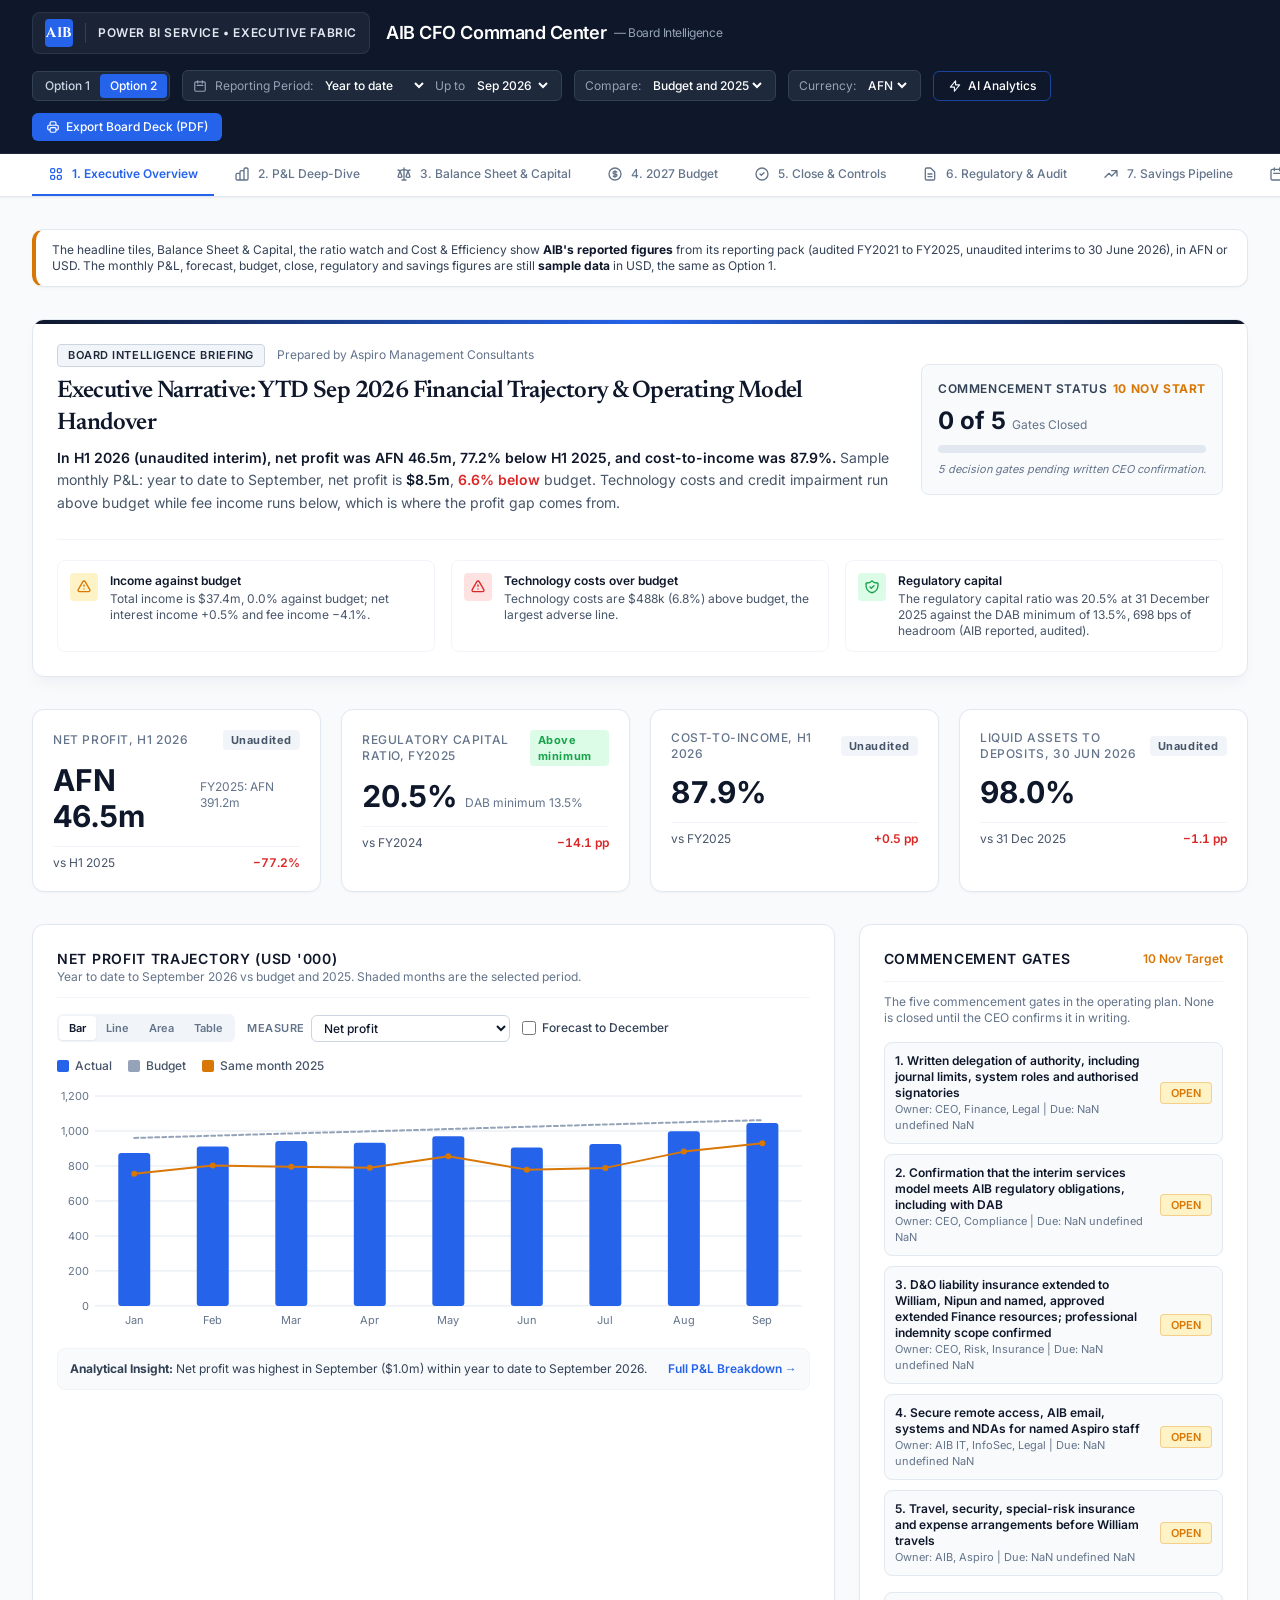
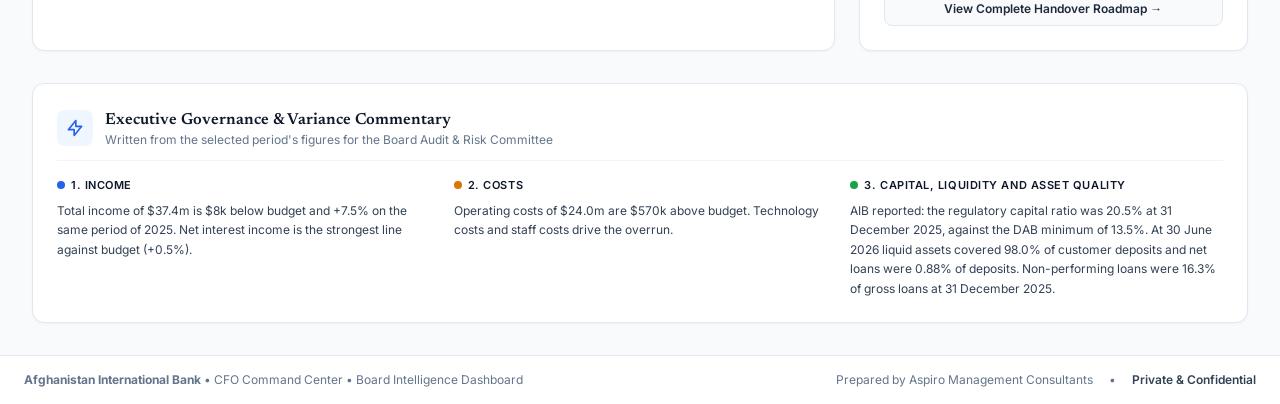
<file: option-2.html>
<!doctype html>
<html lang="en">
<head>
<meta charset="utf-8">
<meta name="viewport" content="width=device-width, initial-scale=1.0">
<title>AIB CFO Command Center — Board Intelligence</title>
<meta name="author" content="kjaising">
<meta name="robots" content="noindex, nofollow">
<link rel="icon" type="image/png" href="assets/favicon.png">
<!-- Built from option-2.src.css and tailwind.config.js; see README -->
<link rel="stylesheet" href="option-2.css">
<style>
  @media print {
    .no-print { display: none !important; }
    body { background-color: #ffffff !important; color: #0f172a !important; }
    .page-content { display: block !important; page-break-after: always; }
    .card-shadow { box-shadow: none !important; border: 1px solid #cbd5e1 !important; }
  }
  .card-shadow {
    box-shadow: 0 1px 3px 0 rgba(15, 23, 42, 0.03), 0 1px 2px -1px rgba(15, 23, 42, 0.03);
  }
  .card-shadow-lg {
    box-shadow: 0 10px 15px -3px rgba(15, 23, 42, 0.04), 0 4px 6px -4px rgba(15, 23, 42, 0.02);
  }
  .tabular-nums { font-variant-numeric: tabular-nums; }
</style>
</head>
<body class="bg-[#F8FAFC] text-navy-900 font-sans antialiased min-h-screen flex flex-col selection:bg-brand-blue/20 selection:text-brand-blue">

  <!-- ========================================== -->
  <!-- 1. TOP POWER BI / FABRIC BRAND BAR         -->
  <!-- ========================================== -->
  <header class="bg-navy-900 text-white border-b border-navy-800 sticky top-0 z-40 no-print">
    <div class="max-w-[1700px] mx-auto px-4 lg:px-8 py-3 flex flex-wrap items-center justify-between gap-4">

      <!-- Logo & Title -->
      <div class="flex items-center space-x-4">
        <div class="flex items-center space-x-3 bg-navy-800/80 px-3 py-1.5 rounded-lg border border-navy-700/60">
          <div class="w-7 h-7 bg-brand-blue text-white rounded font-display font-bold flex items-center justify-center text-sm tracking-wider shadow-sm">
            AIB
          </div>
          <div class="h-5 w-[1px] bg-navy-700"></div>
          <span class="text-xs font-semibold tracking-wider text-navy-200 uppercase">Power BI Service &bull; Executive Fabric</span>
        </div>
        <div>
          <h1 class="text-base lg:text-lg font-semibold tracking-tight text-white flex items-center space-x-2">
            <span>AIB CFO Command Center</span>
            <span class="text-navy-400 font-normal text-xs">&mdash; Board Intelligence</span>
          </h1>
        </div>
      </div>

      <!-- Controls, Filters & Actions -->
      <div class="flex items-center flex-wrap gap-3">
        <!-- Design option switch (shared with index.html) -->
        <nav class="flex items-center bg-navy-800 rounded-md border border-navy-700 p-0.5 text-xs font-medium" aria-label="Design options">
          <a href="index.html" data-opt-link class="px-2.5 py-1 rounded text-navy-300 hover:text-white transition-colors">Option 1</a>
          <a href="option-2.html" data-opt-link aria-current="page" class="px-2.5 py-1 rounded bg-brand-blue text-white">Option 2</a>
        </nav>

        <!-- Period & Comparison -->
        <div class="flex items-center flex-wrap gap-x-2 gap-y-1 bg-navy-800 rounded-md border border-navy-700 text-xs px-2.5 py-1.5">
          <svg class="w-3.5 h-3.5 text-navy-400" fill="none" stroke="currentColor" viewBox="0 0 24 24"><path stroke-linecap="round" stroke-linejoin="round" stroke-width="2" d="M8 7V3m8 4V3m-9 8h10M5 21h14a2 2 0 002-2V7a2 2 0 00-2-2H5a2 2 0 00-2 2v12a2 2 0 002 2z"/></svg>
          <label for="o2-period-mode" class="text-navy-400">Reporting Period:</label>
          <select id="o2-period-mode" data-o2-set="p" class="bg-transparent text-white font-medium outline-none cursor-pointer"></select>
          <span id="o2-period-from" class="hidden items-center gap-1"><label for="o2-period-start" class="text-navy-400">From</label><select id="o2-period-start" data-o2-set="s" class="bg-transparent text-white font-medium outline-none cursor-pointer"></select></span>
          <label id="o2-period-end-label" for="o2-period-end" class="text-navy-400">Up to</label>
          <select id="o2-period-end" data-o2-set="e" class="bg-transparent text-white font-medium outline-none cursor-pointer"></select>
        </div>
        <div class="flex items-center bg-navy-800 rounded-md border border-navy-700 text-xs px-2.5 py-1.5">
          <label for="o2-compare" class="text-navy-400 mr-2">Compare:</label>
          <select id="o2-compare" data-o2-set="c" class="bg-transparent text-white font-medium outline-none cursor-pointer"></select>
        </div>
        <div class="flex items-center bg-navy-800 rounded-md border border-navy-700 text-xs px-2.5 py-1.5" title="AIB's reported figures (tiles, balance sheet and capital). The sample monthly P&amp;L stays in USD.">
          <label for="o2-currency" class="text-navy-400 mr-2">Currency:</label>
          <select id="o2-currency" data-o2-set="cur" class="bg-transparent text-white font-medium outline-none cursor-pointer"></select>
        </div>

        <!-- AI Analytics link -->
        <a href="#tab-ai" data-o2-tab="ai" class="flex items-center space-x-1.5 border border-brand-blue/60 text-white hover:bg-navy-800 px-3.5 py-1.5 rounded-md text-xs font-medium transition-colors">
          <svg class="w-3.5 h-3.5 text-brand-blueLight" fill="none" stroke="currentColor" viewBox="0 0 24 24"><path stroke-linecap="round" stroke-linejoin="round" stroke-width="2" d="M13 10V3L4 14h7v7l9-11h-7z"/></svg>
          <span>AI Analytics</span>
        </a>

        <!-- Export / Print Button -->
        <button onclick="window.print()" class="flex items-center space-x-1.5 bg-brand-blue hover:bg-brand-blueHover text-white px-3.5 py-1.5 rounded-md text-xs font-medium transition-colors shadow-sm">
          <svg class="w-3.5 h-3.5" fill="none" stroke="currentColor" viewBox="0 0 24 24"><path stroke-linecap="round" stroke-linejoin="round" stroke-width="2" d="M17 17h2a2 2 0 002-2v-4a2 2 0 00-2-2H5a2 2 0 00-2 2v4a2 2 0 002 2h2m2 4h6a2 2 0 002-2v-4a2 2 0 00-2-2H9a2 2 0 00-2 2v4a2 2 0 002 2zm8-12V5a2 2 0 00-2-2H9a2 2 0 00-2 2v4h10z"/></svg>
          <span>Export Board Deck (PDF)</span>
        </button>
      </div>

    </div>
  </header>

  <!-- ========================================== -->
  <!-- 2. POWER BI TAB SWITCHER NAV               -->
  <!-- ========================================== -->
  <nav class="bg-white border-b border-navy-200 no-print sticky top-[57px] z-30 shadow-sm">
    <div class="max-w-[1700px] mx-auto px-4 lg:px-8 flex space-x-1 overflow-x-auto scrollbar-none" aria-label="Report pages">
      <button onclick="switchTab('overview')" id="tab-btn-overview" class="tab-btn active py-3 px-4 text-xs font-semibold text-brand-blue border-b-2 border-brand-blue flex items-center space-x-2 whitespace-nowrap transition-colors">
        <svg class="w-4 h-4" fill="none" stroke="currentColor" viewBox="0 0 24 24"><path stroke-linecap="round" stroke-linejoin="round" stroke-width="2" d="M4 6a2 2 0 012-2h2a2 2 0 012 2v2a2 2 0 01-2 2H6a2 2 0 01-2-2V6zM14 6a2 2 0 012-2h2a2 2 0 012 2v2a2 2 0 01-2 2h-2a2 2 0 01-2-2V6zM4 16a2 2 0 012-2h2a2 2 0 012 2v2a2 2 0 01-2 2H6a2 2 0 01-2-2v-2zM14 16a2 2 0 012-2h2a2 2 0 012 2v2a2 2 0 01-2 2h-2a2 2 0 01-2-2v-2z"/></svg>
        <span>1. Executive Overview</span>
      </button>
      <button onclick="switchTab('pnl')" id="tab-btn-pnl" class="tab-btn py-3 px-4 text-xs font-medium text-navy-500 hover:text-navy-900 border-b-2 border-transparent flex items-center space-x-2 whitespace-nowrap transition-colors">
        <svg class="w-4 h-4" fill="none" stroke="currentColor" viewBox="0 0 24 24"><path stroke-linecap="round" stroke-linejoin="round" stroke-width="2" d="M9 19v-6a2 2 0 00-2-2H5a2 2 0 00-2 2v6a2 2 0 002 2h2a2 2 0 002-2zm0 0V9a2 2 0 012-2h2a2 2 0 012 2v10m-6 0a2 2 0 002 2h2a2 2 0 002-2m0 0V5a2 2 0 012-2h2a2 2 0 012 2v14a2 2 0 01-2 2h-2a2 2 0 01-2-2z"/></svg>
        <span>2. P&L Deep-Dive</span>
      </button>
      <button onclick="switchTab('balance')" id="tab-btn-balance" class="tab-btn py-3 px-4 text-xs font-medium text-navy-500 hover:text-navy-900 border-b-2 border-transparent flex items-center space-x-2 whitespace-nowrap transition-colors">
        <svg class="w-4 h-4" fill="none" stroke="currentColor" viewBox="0 0 24 24"><path stroke-linecap="round" stroke-linejoin="round" stroke-width="2" d="M3 6l3 1m0 0l-3 9a5.002 5.002 0 006.001 0M6 7l3 9M6 7l6-2m6 2l3-1m-3 1l-3 9a5.002 5.002 0 006.001 0M18 7l3 9m-3-9l-6-2m0-2v2m0 16V5m0 16H9m3 0h3"/></svg>
        <span>3. Balance Sheet & Capital</span>
      </button>
      <button onclick="switchTab('budget')" id="tab-btn-budget" class="tab-btn py-3 px-4 text-xs font-medium text-navy-500 hover:text-navy-900 border-b-2 border-transparent flex items-center space-x-2 whitespace-nowrap transition-colors">
        <svg class="w-4 h-4" fill="none" stroke="currentColor" viewBox="0 0 24 24"><path stroke-linecap="round" stroke-linejoin="round" stroke-width="2" d="M12 8c-1.657 0-3 .895-3 2s1.343 2 3 2 3 .895 3 2-1.343 2-3 2m0-8c1.11 0 2.08.402 2.599 1M12 8V7m0 1v8m0 0v1m0-1c-1.11 0-2.08-.402-2.599-1M21 12a9 9 0 11-18 0 9 9 0 0118 0z"/></svg>
        <span>4. 2027 Budget</span>
      </button>
      <button onclick="switchTab('close')" id="tab-btn-close" class="tab-btn py-3 px-4 text-xs font-medium text-navy-500 hover:text-navy-900 border-b-2 border-transparent flex items-center space-x-2 whitespace-nowrap transition-colors">
        <svg class="w-4 h-4" fill="none" stroke="currentColor" viewBox="0 0 24 24"><path stroke-linecap="round" stroke-linejoin="round" stroke-width="2" d="M9 12l2 2 4-4m6 2a9 9 0 11-18 0 9 9 0 0118 0z"/></svg>
        <span>5. Close & Controls</span>
      </button>
      <button onclick="switchTab('reg')" id="tab-btn-reg" class="tab-btn py-3 px-4 text-xs font-medium text-navy-500 hover:text-navy-900 border-b-2 border-transparent flex items-center space-x-2 whitespace-nowrap transition-colors">
        <svg class="w-4 h-4" fill="none" stroke="currentColor" viewBox="0 0 24 24"><path stroke-linecap="round" stroke-linejoin="round" stroke-width="2" d="M9 12h6m-6 4h6m2 5H7a2 2 0 01-2-2V5a2 2 0 012-2h5.586a1 1 0 01.707.293l5.414 5.414a1 1 0 01.293.707V19a2 2 0 01-2 2z"/></svg>
        <span>6. Regulatory & Audit</span>
      </button>
      <button onclick="switchTab('savings')" id="tab-btn-savings" class="tab-btn py-3 px-4 text-xs font-medium text-navy-500 hover:text-navy-900 border-b-2 border-transparent flex items-center space-x-2 whitespace-nowrap transition-colors">
        <svg class="w-4 h-4" fill="none" stroke="currentColor" viewBox="0 0 24 24"><path stroke-linecap="round" stroke-linejoin="round" stroke-width="2" d="M13 7h8m0 0v8m0-8l-8 8-4-4-6 6"/></svg>
        <span>7. Savings Pipeline</span>
      </button>
      <button onclick="switchTab('programme')" id="tab-btn-programme" class="tab-btn py-3 px-4 text-xs font-medium text-navy-500 hover:text-navy-900 border-b-2 border-transparent flex items-center space-x-2 whitespace-nowrap transition-colors">
        <svg class="w-4 h-4" fill="none" stroke="currentColor" viewBox="0 0 24 24"><path stroke-linecap="round" stroke-linejoin="round" stroke-width="2" d="M8 7V3m8 4V3m-9 8h10M5 21h14a2 2 0 002-2V7a2 2 0 00-2-2H5a2 2 0 00-2 2v12a2 2 0 002 2z"/></svg>
        <span>8. Programme Handover</span>
      </button>
      <button onclick="switchTab('forecast')" id="tab-btn-forecast" class="tab-btn py-3 px-4 text-xs font-medium text-navy-500 hover:text-navy-900 border-b-2 border-transparent flex items-center space-x-2 whitespace-nowrap transition-colors">
        <svg class="w-4 h-4" fill="none" stroke="currentColor" viewBox="0 0 24 24"><path stroke-linecap="round" stroke-linejoin="round" stroke-width="2" d="M7 12l3-3 3 3 4-4M8 21l4-4 4 4M3 4h18M4 4h16v12a1 1 0 01-1 1H5a1 1 0 01-1-1V4z"/></svg>
        <span>9. Forecast &amp; What-If</span>
      </button>
      <button onclick="switchTab('cost')" id="tab-btn-cost" class="tab-btn py-3 px-4 text-xs font-medium text-navy-500 hover:text-navy-900 border-b-2 border-transparent flex items-center space-x-2 whitespace-nowrap transition-colors">
        <svg class="w-4 h-4" fill="none" stroke="currentColor" viewBox="0 0 24 24"><path stroke-linecap="round" stroke-linejoin="round" stroke-width="2" d="M11 3.055A9.001 9.001 0 1020.945 13H11V3.055z"/><path stroke-linecap="round" stroke-linejoin="round" stroke-width="2" d="M20.488 9H15V3.512A9.025 9.025 0 0120.488 9z"/></svg>
        <span>10. Cost &amp; Efficiency</span>
      </button>
      <button onclick="switchTab('ai')" id="tab-btn-ai" class="tab-btn py-3 px-4 text-xs font-medium text-navy-500 hover:text-navy-900 border-b-2 border-transparent flex items-center space-x-2 whitespace-nowrap transition-colors">
        <svg class="w-4 h-4" fill="none" stroke="currentColor" viewBox="0 0 24 24"><path stroke-linecap="round" stroke-linejoin="round" stroke-width="2" d="M13 10V3L4 14h7v7l9-11h-7z"/></svg>
        <span>11. AI Analytics</span>
      </button>
    </div>
  </nav>

  <!-- ========================================== -->
  <!-- 3. MAIN BOARD-READY WORKSPACE              -->
  <!-- ========================================== -->
  <main class="flex-1 max-w-[1700px] w-full mx-auto p-4 lg:p-8 space-y-8">

    <div class="bg-white border border-navy-200 border-l-4 border-l-brand-amber rounded-xl px-4 py-3 text-xs text-navy-700 card-shadow">
      The headline tiles, Balance Sheet &amp; Capital, the ratio watch and Cost &amp; Efficiency show <strong class="text-navy-900">AIB's reported figures</strong> from its reporting pack (audited FY2021 to FY2025, unaudited interims to 30 June 2026), in AFN or USD. The monthly P&amp;L, forecast, budget, close, regulatory and savings figures are still <strong class="text-navy-900">sample data</strong> in USD, the same as Option 1.
    </div>

    <!-- PAGE 1: EXECUTIVE OVERVIEW -->
    <section id="page-overview" class="page-content space-y-8">

      <!-- Executive Summary Box (McKinsey / Board Readout Style) -->
      <div class="bg-white border border-navy-200 rounded-xl p-6 card-shadow-lg relative overflow-hidden">
        <div class="absolute top-0 left-0 right-0 h-1 bg-gradient-to-r from-navy-900 via-brand-blue to-navy-900"></div>
        <div class="flex flex-col lg:flex-row lg:items-center justify-between gap-6">
          <div class="space-y-2 max-w-4xl">
            <div class="flex items-center space-x-3">
              <span class="bg-navy-100 text-navy-800 text-[11px] font-semibold px-2.5 py-0.5 rounded border border-navy-300 uppercase tracking-wider">Board Intelligence Briefing</span>
              <span class="text-xs text-navy-500">Prepared by Aspiro Management Consultants</span>
            </div>
            <h2 id="o2-narrative-title" class="text-xl lg:text-2xl font-serif font-bold text-navy-900 tracking-tight">Executive Narrative</h2>
            <p id="o2-narrative" class="text-sm text-navy-600 leading-relaxed font-sans"></p>
          </div>

          <div class="bg-navy-50 border border-navy-200 rounded-lg p-4 shrink-0 min-w-[280px] space-y-2">
            <div class="text-xs font-semibold text-navy-700 uppercase tracking-wider flex items-center justify-between">
              <span>Commencement Status</span>
              <span class="text-brand-amber font-bold">10 NOV START</span>
            </div>
            <div id="o2-gates-count" class="text-2xl font-bold text-navy-900 font-sans"></div>
            <div class="w-full bg-navy-200 h-2 rounded-full overflow-hidden">
              <div id="o2-gates-bar" class="bg-brand-blue h-full" style="width:0%"></div>
            </div>
            <p id="o2-gates-note" class="text-[11px] text-navy-500 italic"></p>
          </div>
        </div>

        <!-- Key Strategic Callouts -->
        <div id="o2-callouts" class="mt-6 pt-5 border-t border-navy-100 grid grid-cols-1 md:grid-cols-3 gap-4 text-xs font-sans"></div>
      </div>

      <!-- KPI Executive Grid Row -->
      <div id="o2-kpis" class="grid grid-cols-1 sm:grid-cols-2 lg:grid-cols-4 gap-5"></div>

      <!-- Performance Charts Row -->
      <div class="grid grid-cols-1 lg:grid-cols-12 gap-6">

        <div class="lg:col-span-8 bg-white border border-navy-200 rounded-xl p-6 card-shadow space-y-4 min-w-0">
          <div class="flex flex-wrap items-start justify-between gap-3 border-b border-navy-100 pb-3">
            <div>
              <h3 id="o2-profit-title" class="text-sm font-semibold text-navy-900 uppercase tracking-wider"></h3>
              <p id="o2-profit-sub" class="text-xs text-navy-500"></p>
            </div>
          </div>
          <div id="o2-tools-profit" class="flex flex-wrap items-center gap-3 no-print"></div>
          <div id="o2-chart-profit" class="relative w-full min-h-[16rem]"></div>
          <div class="bg-navy-50 p-3 rounded-lg border border-navy-100 text-xs text-navy-700 flex flex-wrap items-center justify-between gap-2 font-sans">
            <span id="o2-insight"></span>
            <button onclick="switchTab('pnl')" class="text-brand-blue font-semibold hover:underline shrink-0">Full P&L Breakdown &rarr;</button>
          </div>
        </div>

        <!-- Board Decision Gates Card -->
        <div class="lg:col-span-4 bg-white border border-navy-200 rounded-xl p-6 card-shadow space-y-4 flex flex-col justify-between">
          <div>
            <div class="flex items-center justify-between border-b border-navy-100 pb-3 mb-3">
              <h3 class="text-sm font-semibold text-navy-900 uppercase tracking-wider">Commencement Gates</h3>
              <span class="text-xs text-brand-amber font-semibold">10 Nov Target</span>
            </div>
            <p class="text-xs text-navy-500 mb-4">The five commencement gates in the operating plan. None is closed until the CEO confirms it in writing.</p>
            <div id="o2-gate-list" class="space-y-2.5 text-xs font-sans"></div>
          </div>
          <button onclick="switchTab('programme')" class="w-full text-center py-2 bg-navy-50 hover:bg-navy-100 border border-navy-200 rounded-lg text-xs font-semibold text-navy-800 transition-colors mt-4">
            View Complete Handover Roadmap &rarr;
          </button>
        </div>

      </div>

      <!-- Narrative Insights & Governance Commentary Section -->
      <div class="bg-white border border-navy-200 rounded-xl p-6 card-shadow space-y-4">
        <div class="flex items-center space-x-3 border-b border-navy-100 pb-3">
          <div class="p-2 bg-brand-blueLight text-brand-blue rounded-lg">
            <svg class="w-5 h-5" fill="none" stroke="currentColor" viewBox="0 0 24 24"><path stroke-linecap="round" stroke-linejoin="round" stroke-width="2" d="M13 10V3L4 14h7v7l9-11h-7z"/></svg>
          </div>
          <div>
            <h3 class="text-base font-serif font-bold text-navy-900">Executive Governance & Variance Commentary</h3>
            <p class="text-xs text-navy-500">Written from the selected period's figures for the Board Audit & Risk Committee</p>
          </div>
        </div>
        <div id="o2-commentary" class="grid grid-cols-1 md:grid-cols-3 gap-6 font-sans text-xs text-navy-700"></div>
      </div>

    </section>

    <!-- PAGE 2: P&L DEEP-DIVE -->
    <section id="page-pnl" class="page-content space-y-6 hidden">
      <div class="flex flex-col sm:flex-row sm:items-center justify-between border-b border-navy-200 pb-3 gap-4">
        <div>
          <h2 class="text-xl font-serif font-bold text-navy-900">Statement of Profit or Loss</h2>
          <p id="o2-pnl-sub" class="text-xs text-navy-500"></p>
        </div>
        <div class="flex items-center space-x-3">
          <input id="o2-pnl-search" type="text" onkeyup="filterTable('pnlExecutiveTable', this.value)" placeholder="Search P&L lines..." class="bg-white border border-navy-300 text-xs text-navy-900 px-3 py-1.5 rounded-lg font-sans outline-none focus:border-brand-blue w-64 shadow-sm">
        </div>
      </div>

      <div class="bg-white border border-navy-200 rounded-xl overflow-hidden card-shadow">
        <div id="o2-pnl-table" class="overflow-x-auto"></div>
      </div>

      <div class="grid grid-cols-1 xl:grid-cols-2 gap-6">
        <div class="bg-white border border-navy-200 rounded-xl p-6 card-shadow space-y-4 min-w-0">
          <h3 id="o2-pnl-profit-title" class="text-sm font-semibold text-navy-900 uppercase tracking-wider border-b border-navy-100 pb-3"></h3>
          <div id="o2-tools-profit-pnl" class="flex flex-wrap items-center gap-3 no-print"></div>
          <div id="o2-chart-profit-pnl" class="relative w-full min-h-[16rem]"></div>
        </div>
        <div class="bg-white border border-navy-200 rounded-xl p-6 card-shadow space-y-4 min-w-0">
          <h3 class="text-sm font-semibold text-navy-900 uppercase tracking-wider border-b border-navy-100 pb-3">Income &amp; Operating Costs</h3>
          <div id="o2-tools-incexp" class="flex flex-wrap items-center gap-3 no-print"></div>
          <div id="o2-chart-incexp" class="relative w-full min-h-[16rem]"></div>
          <p class="text-[11px] text-navy-500">Costs exclude credit impairment and tax. Dashed lines are the comparison.</p>
        </div>
      </div>
    </section>

    <!-- PAGE 3: BALANCE SHEET -->
    <section id="page-balance" class="page-content space-y-6 hidden">
      <div class="flex flex-wrap items-center justify-between gap-3 border-b border-navy-200 pb-3">
        <div>
          <h2 class="text-xl font-serif font-bold text-navy-900">Statement of Financial Position & Capital Structure</h2>
          <p id="o2-bs-sub" class="text-xs text-navy-500">AIB reported. Balance sheet at 30 June 2026 (unaudited), AFN thousands</p>
        </div>
        <span id="o2-car-badge"></span>
      </div>

      <div id="o2-bs-kpis" class="grid grid-cols-1 sm:grid-cols-2 lg:grid-cols-4 gap-5"></div>

      <div class="bg-white border border-navy-200 rounded-xl p-6 card-shadow space-y-4">
        <div class="border-b border-navy-100 pb-2"><h3 class="text-sm font-semibold text-navy-900 uppercase tracking-wider">Key Ratios, FY2021 to H1 2026</h3><p class="text-xs text-navy-500">Year-ends, then H1 2026 (unaudited; profit ratios annualised). Dashed line is the DAB minimum where the reporting pack gives one.</p></div>
        <div id="o2-ratios" class="grid grid-cols-1 sm:grid-cols-2 lg:grid-cols-3 gap-4"></div>
      </div>

      <div class="bg-white border border-navy-200 rounded-xl overflow-hidden card-shadow">
        <div id="o2-bs-table" class="overflow-x-auto"></div>
      </div>
    </section>

    <!-- PAGE 4: 2027 BUDGET -->
    <section id="page-budget" class="page-content space-y-6 hidden">
      <div class="flex flex-wrap items-center justify-between gap-3 border-b border-navy-200 pb-3">
        <div>
          <h2 class="text-xl font-serif font-bold text-navy-900">2027 Operating Budget Draft</h2>
          <p class="text-xs text-navy-500">Operating costs by function against the 2026 forecast (USD Thousands). Board approval date to be confirmed by AIB.</p>
        </div>
        <span class="bg-brand-amberLight text-brand-amber border border-brand-amber/30 text-xs font-semibold px-3 py-1 rounded-full">Draft for Board Review</span>
      </div>

      <div class="bg-white border border-navy-200 rounded-xl overflow-hidden card-shadow">
        <div id="o2-budget-table" class="overflow-x-auto"></div>
      </div>
    </section>

    <!-- PAGE 5: CLOSE & CONTROLS -->
    <section id="page-close" class="page-content space-y-6 hidden">
      <div class="flex items-center justify-between border-b border-navy-200 pb-3">
        <div>
          <h2 class="text-xl font-serif font-bold text-navy-900">Month-End Close & Reconciliation Controls</h2>
          <p class="text-xs text-navy-500">Balance sheet integrity & aged reconciling items monitoring (values in USD Thousands)</p>
        </div>
      </div>

      <div class="grid grid-cols-1 xl:grid-cols-2 gap-6">
        <div class="bg-white border border-navy-200 rounded-xl p-5 card-shadow space-y-4 min-w-0">
          <h3 class="text-sm font-semibold text-navy-900 uppercase tracking-wider border-b border-navy-100 pb-2">Aged Reconciling Items Summary</h3>
          <div id="o2-recons-table" class="overflow-x-auto"></div>
        </div>

        <div class="bg-white border border-navy-200 rounded-xl p-5 card-shadow space-y-4 min-w-0">
          <h3 class="text-sm font-semibold text-navy-900 uppercase tracking-wider border-b border-navy-100 pb-2">November Close Milestone Calendar</h3>
          <ul id="o2-close-list" class="font-sans text-xs space-y-3"></ul>
        </div>
      </div>
    </section>

    <!-- PAGE 6: REGULATORY & AUDIT -->
    <section id="page-reg" class="page-content space-y-6 hidden">
      <div class="flex items-center justify-between border-b border-navy-200 pb-3">
        <div>
          <h2 class="text-xl font-serif font-bold text-navy-900">DAB Regulatory Submissions & Audit Governance</h2>
          <p class="text-xs text-navy-500">Da Afghanistan Bank compliance returns & open inspection items</p>
        </div>
      </div>

      <div class="bg-white border border-navy-200 rounded-xl overflow-hidden card-shadow">
        <div id="o2-dab-table" class="overflow-x-auto"></div>
      </div>

      <div class="bg-white border border-navy-200 rounded-xl overflow-hidden card-shadow">
        <div class="px-5 pt-4 pb-2"><h3 class="text-sm font-semibold text-navy-900 uppercase tracking-wider">Open Audit &amp; Inspection Points</h3></div>
        <div id="o2-audit-table" class="overflow-x-auto"></div>
      </div>
    </section>

    <!-- PAGE 7: SAVINGS PIPELINE -->
    <section id="page-savings" class="page-content space-y-6 hidden">
      <div class="flex flex-wrap items-center justify-between gap-3 border-b border-navy-200 pb-3">
        <div>
          <h2 class="text-xl font-serif font-bold text-navy-900">Discovery Savings Pipeline</h2>
          <p class="text-xs text-navy-500">Run-rate cost reductions identified across bank operations (USD Thousands)</p>
        </div>
        <span id="o2-savings-badge" class="bg-brand-greenLight text-brand-green border border-brand-green/30 text-xs font-semibold px-3 py-1 rounded-full"></span>
      </div>

      <div class="bg-white border border-navy-200 rounded-xl overflow-hidden card-shadow">
        <div id="o2-savings-table" class="overflow-x-auto"></div>
      </div>
    </section>

    <!-- PAGE 8: PROGRAMME HANDOVER -->
    <section id="page-programme" class="page-content space-y-6 hidden">
      <div class="flex flex-wrap items-center justify-between gap-3 border-b border-navy-200 pb-3">
        <div>
          <h2 class="text-xl font-serif font-bold text-navy-900">Interim Programme & Handover Readiness</h2>
          <p class="text-xs text-navy-500">Handover pack completion status for incoming permanent CFO</p>
        </div>
        <span id="o2-readiness" class="bg-brand-blueLight text-brand-blue border border-brand-blue/30 text-xs font-semibold px-3 py-1 rounded-full"></span>
      </div>

      <div class="bg-white border border-navy-200 rounded-xl p-6 card-shadow space-y-4">
        <h3 class="text-sm font-semibold text-navy-900 uppercase tracking-wider border-b border-navy-100 pb-2">Handover Pack Deliverable Matrix</h3>
        <div id="o2-handover" class="space-y-4 font-sans text-xs"></div>
      </div>

      <div class="bg-white border border-navy-200 rounded-xl overflow-hidden card-shadow">
        <div class="px-5 pt-4 pb-2"><h3 class="text-sm font-semibold text-navy-900 uppercase tracking-wider">Delivery Risks &amp; Mitigations</h3></div>
        <div id="o2-risks-table" class="overflow-x-auto"></div>
      </div>
    </section>

    <!-- PAGE 9: FORECAST & WHAT-IF -->
    <section id="page-forecast" class="page-content space-y-6 hidden">
      <div class="flex flex-wrap items-center justify-between gap-3 border-b border-navy-200 pb-3">
        <div>
          <h2 class="text-xl font-serif font-bold text-navy-900">Predictive Outlook: Forecast & What-If</h2>
          <p class="text-xs text-navy-500">Built from January to September actuals with Holt's trend smoothing. Ranges are 80% likely ranges. Nine months shows the trend, not seasonal patterns.</p>
        </div>
        <span class="bg-brand-blueLight text-brand-blue border border-brand-blue/30 text-xs font-semibold px-3 py-1 rounded-full">Forecast · Sample data</span>
      </div>

      <div id="o2-landing" class="grid grid-cols-1 sm:grid-cols-2 lg:grid-cols-4 gap-5"></div>

      <div class="grid grid-cols-1 xl:grid-cols-2 gap-6">
        <div class="bg-white border border-navy-200 rounded-xl p-6 card-shadow space-y-3">
          <h3 class="text-sm font-semibold text-navy-900 uppercase tracking-wider border-b border-navy-100 pb-2">What-If Scenario</h3>
          <p class="text-xs text-navy-500">Change the October to December forecast for each driver. Tax follows the year-to-date effective rate.</p>
          <div id="o2-whatif" class="flex flex-col gap-3"></div>
        </div>
        <div class="bg-white border border-navy-200 rounded-xl p-6 card-shadow space-y-3 min-w-0">
          <h3 class="text-sm font-semibold text-navy-900 uppercase tracking-wider border-b border-navy-100 pb-2">Forecast Accuracy Check</h3>
          <p id="o2-backtest-note" class="text-xs text-navy-600"></p>
          <div id="o2-backtest" class="overflow-x-auto border border-navy-200 rounded-lg"></div>
        </div>
      </div>

      <div class="bg-white border border-navy-200 rounded-xl p-6 card-shadow space-y-4 min-w-0">
        <h3 id="o2-fc-title" class="text-sm font-semibold text-navy-900 uppercase tracking-wider border-b border-navy-100 pb-3"></h3>
        <div id="o2-tools-forecast" class="flex flex-wrap items-center gap-3 no-print"></div>
        <div id="o2-chart-forecast" class="relative w-full min-h-[16rem]"></div>
        <p class="text-[11px] text-navy-500">USD thousands. The dashed line and shaded range are the forecast, including any what-if changes.</p>
      </div>

      <div class="bg-white border border-navy-200 rounded-xl overflow-hidden card-shadow">
        <div class="px-5 pt-4 pb-2"><h3 class="text-sm font-semibold text-navy-900 uppercase tracking-wider">Ratio Watch · AIB Reported</h3><p class="text-xs text-navy-500">Latest reported value against the DAB minimum where the reporting pack gives one. Five annual points and one interim are too few for a trend forecast.</p></div>
        <div id="o2-outlook" class="overflow-x-auto"></div>
      </div>
    </section>

    <!-- PAGE 10: COST & EFFICIENCY -->
    <section id="page-cost" class="page-content space-y-6 hidden">
      <div class="flex flex-wrap items-center justify-between gap-3 border-b border-navy-200 pb-3">
        <div>
          <h2 class="text-xl font-serif font-bold text-navy-900">Cost Base &amp; Efficiency</h2>
          <p class="text-xs text-navy-500">Income, G&amp;A costs and efficiency from FY2021 to H1 2026, from AIB's reporting pack. The page keeps its own currency switch and AFN per USD rate.</p>
        </div>
        <span class="bg-brand-amberLight text-brand-amber border border-brand-amber/30 text-xs font-semibold px-3 py-1 rounded-full">AIB Reported · Draft</span>
      </div>
      <iframe class="cc-frame block w-full border border-navy-200 rounded-xl" style="height:1600px" src="cost-efficiency.html" title="AIB cost base and efficiency" loading="lazy"></iframe>
    </section>

    <!-- PAGE 11: AI ANALYTICS (PREVIEW) -->
    <section id="page-ai" class="page-content space-y-6 hidden">
      <div class="flex flex-wrap items-center justify-between gap-3 border-b border-navy-200 pb-3">
        <div>
          <h2 class="text-xl font-serif font-bold text-navy-900">AI Analytics</h2>
          <p class="text-xs text-navy-500">A preview of asking the command center questions in plain language</p>
        </div>
        <span class="bg-brand-amberLight text-brand-amber border border-brand-amber/30 text-xs font-semibold px-3 py-1 rounded-full">Coming Soon</span>
      </div>

      <div class="bg-white border border-navy-200 border-l-4 border-l-brand-amber rounded-xl px-4 py-3 text-xs text-navy-700 card-shadow">
        <strong class="text-navy-900">Preview with sample answers.</strong> Answers are written by fixed rules from the dashboard's own sample data. Nothing is sent to an AI service. A live version would need AIB's approval for where its data is processed.
      </div>

      <div class="bg-white border border-navy-200 rounded-xl p-6 card-shadow space-y-2">
        <h3 class="text-sm font-semibold text-navy-900 uppercase tracking-wider">Ask a Question</h3>
        <p class="text-xs text-navy-500">Try a suggestion or type your own. Answers follow the reporting period above.</p>
        <div id="o2-ai"></div>
      </div>
    </section>

  </main>

  <!-- ========================================== -->
  <!-- 4. BOARD-READY FOOTER                     -->
  <!-- ========================================== -->
  <footer class="border-t border-navy-200 bg-white py-4 px-6 font-sans text-xs text-navy-500 mt-auto no-print">
    <div class="max-w-[1700px] mx-auto flex flex-col md:flex-row items-center justify-between gap-2">
      <div>
        <strong>Afghanistan International Bank</strong> &bull; CFO Command Center &bull; Board Intelligence Dashboard
      </div>
      <div class="flex items-center space-x-4">
        <span>Prepared by Aspiro Management Consultants</span>
        <span>&bull;</span>
        <span class="text-navy-700 font-semibold">Private & Confidential</span>
      </div>
    </div>
  </footer>

  <!-- ========================================== -->
  <!-- 5. DATA, CHARTS & INTERACTIVE CONTROLS     -->
  <!-- ========================================== -->
  <script src="vendor/d3.min.js"></script>
  <script src="data.js"></script>
  <script src="analytics.js"></script>
  <script src="state.js"></script>
  <script src="charts.js"></script>
  <script src="option-2.js"></script>
  <script src="switch.js"></script>
</body>
</html>
</file>
<file: app.css>
#dash-root { --dash-gutter: clamp(12px, 3vw, 32px); }
.cc { max-width: 1320px; margin-inline: auto; font-family: var(--font-sans); color: var(--color-fg); }
.cc *, .cc *::before, .cc *::after { box-sizing: border-box; }
.cc-head { padding-block: var(--cds-pad-md) var(--cds-pad-sm); }
.cc-eyebrow { font-size: var(--cds-font-size-caption); letter-spacing: .08em; text-transform: uppercase; color: var(--color-fg-muted); margin: 0 0 .25rem; }
.cc-title { font-family: var(--font-serif); font-weight: 400; font-size: var(--cds-font-size-title); line-height: 1.15; margin: 0 0 .5rem; }
.cc-takeaway { font-size: var(--cds-font-size-heading); line-height: 1.45; margin: 0; max-width: 62rem; }
.cc-n { font-weight: 500; font-variant-numeric: tabular-nums; }
.cc-banner { margin: var(--cds-gap-md) 0; padding: var(--cds-pad-sm) var(--cds-pad-md); border: 1px solid var(--color-border-line); border-left: 3px solid var(--color-warn); border-radius: var(--cds-radius); background: var(--color-panel); font-size: var(--cds-font-size-body); color: var(--color-fg-muted); line-height: 1.5; }
.cc-tabs { display: flex; gap: .25rem; overflow-x: auto; border-bottom: 1px solid var(--color-border-line); margin-bottom: var(--cds-gap-md); scrollbar-width: thin; }
.cc-tab { appearance: none; background: none; border: 0; border-bottom: 2px solid transparent; padding: .6rem .85rem; font: inherit; font-size: var(--cds-font-size-body); color: var(--color-fg-muted); cursor: pointer; white-space: nowrap; }
.cc-tab:hover { color: var(--color-fg); }
.cc-tab[aria-selected="true"] { color: var(--color-fg); border-bottom-color: var(--color-fg); font-weight: 500; }
.cc-page { display: flex; flex-direction: column; gap: var(--cds-gap-md); padding-bottom: var(--cds-pad-xl); }
.cc-page[hidden] { display: none; }
.cc-sec { margin: var(--cds-gap-sm) 0 0; display: flex; align-items: baseline; gap: .6rem; flex-wrap: wrap; }
.cc-sec h2 { font-size: var(--cds-font-size-heading); font-weight: var(--cds-font-weight-medium); margin: 0; }
.cc-sec p { margin: 0; font-size: var(--cds-font-size-caption); color: var(--color-fg-muted); }
.cc-grid { display: grid; gap: var(--cds-gap-md); grid-template-columns: repeat(auto-fit, minmax(min(100%, 22rem), 1fr)); }
.cc-grid-wide { display: grid; gap: var(--cds-gap-md); grid-template-columns: repeat(auto-fit, minmax(min(100%, 34rem), 1fr)); }
.cc-kpis { display: grid; gap: var(--cds-gap-sm); grid-template-columns: repeat(auto-fit, minmax(min(100%, 13.5rem), 1fr)); }
.cc-card { background: var(--color-panel); border: 1px solid var(--color-border-line); border-radius: var(--cds-radius); padding: var(--cds-pad-lg); min-width: 0; }
.cc-card h3 { font-size: var(--cds-font-size-heading); font-weight: var(--cds-font-weight-medium); margin: 0 0 .15rem; display: flex; align-items: center; gap: .5rem; flex-wrap: wrap; }
.cc-card .cc-note { font-size: var(--cds-font-size-caption); color: var(--color-fg-muted); margin: 0 0 var(--cds-gap-sm); line-height: 1.45; }
.cc-tag { font-size: 11px; font-weight: 400; letter-spacing: .04em; text-transform: uppercase; padding: 1px 7px; border-radius: 999px; border: 1px solid var(--color-border-line); color: var(--color-fg-muted); }
.cc-tag-sample { color: var(--color-warn); border-color: var(--color-warn); }
.cc-tag-plan { color: var(--color-ok); border-color: var(--color-ok); }
.cc-tag-aib { color: var(--color-fg); border-color: var(--color-fg); }
.cc-frame { display: block; width: 100%; height: 1600px; border: 1px solid var(--color-border-line); border-radius: var(--cds-radius); background: transparent; }
.cc-tile { background: var(--color-panel); border: 1px solid var(--color-border-line); border-radius: var(--cds-radius); padding: var(--cds-pad-md) var(--cds-pad-lg); display: flex; flex-direction: column; gap: .15rem; min-width: 0; position: relative; }
.cc-tile-l { font-size: var(--cds-font-size-caption); color: var(--color-fg-muted); display: flex; align-items: center; gap: .4rem; }
.cc-dot { width: .5rem; height: .5rem; border-radius: 50%; background: var(--color-ok); flex: none; }
.cc-dot.warn { background: var(--color-warn); }
.cc-dot.bad { background: var(--color-bad); }
.cc-dot.na { background: var(--color-fg-muted); opacity: .45; }
.cc-tile-v { font-family: var(--font-serif); font-weight: 400; font-size: var(--cds-font-size-title); line-height: 1.1; font-variant-numeric: tabular-nums; }
.cc-tile-d { font-size: var(--cds-font-size-caption); color: var(--color-fg-muted); font-variant-numeric: tabular-nums; }
.cc-tile-d .good { color: var(--color-ok); }
.cc-tile-d .badc { color: var(--color-bad); }
.cc-tile svg { display: block; margin-top: .2rem; }
.cc-scroll { overflow: auto; max-height: 30rem; }
.cc-table { width: 100%; border-collapse: collapse; font-size: var(--cds-font-size-body); }
.cc-table th { position: sticky; top: 0; background: var(--color-panel); text-align: left; font-weight: 500; font-size: var(--cds-font-size-caption); color: var(--color-fg-muted); padding: .4rem .6rem; border-bottom: 1px solid var(--color-border-line); white-space: nowrap; z-index: 1; }
.cc-table td { padding: .45rem .6rem; border-bottom: 1px solid var(--color-border-line); vertical-align: top; line-height: 1.4; }
.cc-table tr:last-child td { border-bottom: 0; }
.cc-table .r { text-align: right; font-variant-numeric: tabular-nums; white-space: nowrap; }
.cc-table th.r { text-align: right; }
.cc-table tr.cc-total td { font-weight: 500; background: color-mix(in srgb, var(--color-fg) 4%, transparent); }
.cc-table td.pos { color: var(--color-ok); }
.cc-table td.neg { color: var(--color-bad); }
.cc-table .nw { white-space: nowrap; }
.cc-muted { color: var(--color-fg-muted); }
.cc-chip { display: inline-block; padding: 1px 8px; border-radius: 999px; font-size: var(--cds-font-size-caption); border: 1px solid var(--color-border-line); color: var(--color-fg-muted); white-space: nowrap; }
.cc-chip.ok { color: var(--color-ok); border-color: var(--color-ok); }
.cc-chip.warn { color: var(--color-warn); border-color: var(--color-warn); }
.cc-chip.bad { color: var(--color-bad); border-color: var(--color-bad); }
.cc-bar { display: flex; align-items: center; gap: .5rem; min-width: 7rem; }
.cc-bar i { display: block; height: .4rem; border-radius: 99px; background: var(--cds-chart-muted); flex: 1; position: relative; overflow: hidden; }
.cc-bar i b { position: absolute; inset: 0 auto 0 0; background: var(--cds-chart-1, #3b82f6); border-radius: 99px; }
.cc-chart { position: relative; min-height: 14rem; width: 100%; }
.cc-chart svg { display: block; max-width: 100%; }
.cc-chart text { font-family: var(--font-sans); }
.cc-multi { display: grid; gap: var(--cds-gap-md); grid-template-columns: repeat(auto-fit, minmax(min(100%, 15rem), 1fr)); position: relative; }
.cc-mini-t { font-size: var(--cds-font-size-caption); color: var(--color-fg-muted); margin: 0 0 .1rem; display: flex; justify-content: space-between; gap: .5rem; }
.cc-mini-t span:last-child { color: var(--color-fg); font-variant-numeric: tabular-nums; }
.cc-tip { position: absolute; z-index: 5; pointer-events: none; background: var(--cds-surface-popover); border: 1px solid var(--cds-border); border-radius: var(--cds-radius); box-shadow: var(--cds-shadow-popover); padding: var(--cds-pad-xs) var(--cds-pad-sm); font-size: var(--cds-font-size-caption); line-height: 1.45; white-space: nowrap; opacity: 0; transition: opacity .08s; }
.cc-tip .t { color: var(--cds-text-secondary); }
.cc-tip .sw { display: inline-block; width: .55rem; height: .55rem; border-radius: 2px; margin-right: .35rem; }
.cc-legend { display: flex; gap: 1rem; flex-wrap: wrap; font-size: var(--cds-font-size-caption); color: var(--color-fg-muted); margin-bottom: .4rem; }
.cc-legend .sw { display: inline-block; width: .6rem; height: .6rem; border-radius: 2px; margin-right: .35rem; vertical-align: -1px; }
.cc-fail { display: flex; align-items: center; justify-content: center; gap: .4rem; min-height: 6rem; color: var(--color-fg-muted); font-size: var(--cds-font-size-caption); }
.cc-fail::before { content: ""; width: .375rem; height: .375rem; border-radius: 50%; background: var(--color-bad); }
.cc-score { display: flex; flex-direction: column; }
.cc-srow { display: grid; grid-template-columns: minmax(8rem, 1.4fr) minmax(8rem, 2fr) auto; gap: .75rem; align-items: center; padding: .5rem 0; border-bottom: 1px solid var(--color-border-line); }
.cc-srow:last-child { border-bottom: 0; }
.cc-srow-l { font-size: var(--cds-font-size-body); line-height: 1.35; }
.cc-srow-l small { display: block; color: var(--color-fg-muted); font-size: var(--cds-font-size-caption); }
.cc-srow-v { font-size: var(--cds-font-size-caption); color: var(--color-fg-muted); text-align: right; font-variant-numeric: tabular-nums; white-space: nowrap; }
.cc-cols { columns: 2 20rem; column-gap: var(--cds-gap-lg, 1.5rem); margin: 0; padding: 0; list-style: none; font-size: var(--cds-font-size-body); line-height: 1.5; }
.cc-cols li { break-inside: avoid; padding: .3rem 0; border-bottom: 1px solid var(--color-border-line); }
.cc-auth th, .cc-auth td { font-size: var(--cds-font-size-body); }
@keyframes ccFade { from { opacity: 0 } to { opacity: 1 } }
@media (prefers-reduced-motion: no-preference) { .cc-tile, .cc-card { animation: ccFade var(--cds-dur-slow) var(--cds-ease-out); } }
[data-dash-source-state=refreshing] { opacity: .5; transition: opacity var(--cds-dur-slow); }
@media (max-width: 560px) { .cc-srow { grid-template-columns: 1fr; gap: .25rem; } .cc-srow-v { text-align: left; } }

/* ---- period filter, chart controls, forecast and AI preview ---- */
.cc-filters { display: flex; flex-wrap: wrap; align-items: flex-end; gap: var(--cds-gap-sm) var(--cds-gap-md); margin: 0 0 var(--cds-gap-md); }
.cc-field { display: flex; flex-direction: column; gap: 2px; font-size: var(--cds-font-size-caption); color: var(--color-fg-muted); }
.cc-field[hidden] { display: none; }
.cc-field select { font: inherit; font-size: var(--cds-font-size-body); color: var(--color-fg); background: var(--color-panel); border: 1px solid var(--color-border-line); border-radius: 8px; padding: .35rem 1.8rem .35rem .6rem; min-height: 2.1rem; }
.cc-field select:focus-visible, .cc-seg button:focus-visible, .cc-btn:focus-visible, .cc-ai-chip:focus-visible, .cc-ai-link:focus-visible, .cc-ai-form input:focus-visible { outline: 2px solid var(--aib-accent); outline-offset: 2px; }
.cc-filters-l { margin: 0 0 .45rem; font-size: var(--cds-font-size-caption); color: var(--color-fg-muted); flex: 1 1 12rem; }
.cc-ai-link { margin-bottom: .1rem; display: inline-flex; align-items: center; gap: .4rem; padding: .45rem .9rem; border-radius: 999px; background: var(--aib-ink); color: #fff; text-decoration: none; font-size: var(--cds-font-size-body); font-weight: 500; }
.cc-ai-link::before { content: ""; width: .5rem; height: .5rem; border-radius: 50%; background: var(--aib-accent); }
.cc-ai-link:hover { background: var(--aib-ink-soft); }
.cc-tools { display: flex; flex-wrap: wrap; align-items: flex-end; gap: var(--cds-gap-sm) var(--cds-gap-md); margin: 0 0 var(--cds-gap-sm); }
.cc-seg { display: inline-flex; border: 1px solid var(--color-border-line); border-radius: 8px; padding: 2px; background: var(--color-bg); }
.cc-seg button { appearance: none; border: 0; background: none; font: inherit; font-size: var(--cds-font-size-caption); color: var(--color-fg-muted); padding: .3rem .65rem; border-radius: 6px; cursor: pointer; }
.cc-seg button:hover { color: var(--color-fg); }
.cc-seg button[aria-pressed="true"] { background: var(--color-panel); color: var(--color-fg); font-weight: 500; box-shadow: 0 1px 2px rgba(26, 8, 48, 0.12); }
.cc-check { display: inline-flex; align-items: center; gap: .4rem; font-size: var(--cds-font-size-caption); color: var(--color-fg); padding-bottom: .35rem; cursor: pointer; }
.cc-check input { accent-color: var(--aib-ink); width: 1rem; height: 1rem; }
.cc-check:has(input:disabled) { color: var(--color-fg-muted); cursor: not-allowed; }
.cc-tag-fc { color: var(--aib-ink); border-color: var(--aib-ink); }
.cc-table tr.cc-fc-row td { font-style: italic; color: var(--color-fg-muted); }
.cc-table tr.cc-hl-row td { background: rgba(91, 42, 134, 0.05); }
.cc-whatif { display: flex; flex-direction: column; gap: .6rem; }
.cc-range { display: grid; grid-template-columns: minmax(9rem, 1fr) minmax(8rem, 2fr) 3.5rem; align-items: center; gap: .75rem; font-size: var(--cds-font-size-body); }
.cc-range input { width: 100%; accent-color: var(--aib-ink); }
.cc-range-v { text-align: right; font-variant-numeric: tabular-nums; font-weight: 500; }
.cc-btn { align-self: flex-start; appearance: none; font: inherit; font-size: var(--cds-font-size-caption); padding: .4rem .9rem; border-radius: 8px; border: 1px solid var(--color-border-line); background: var(--color-panel); color: var(--color-fg); cursor: pointer; }
.cc-btn:hover { border-color: var(--color-fg-muted); }
.cc-btn-primary { background: var(--aib-ink); border-color: var(--aib-ink); color: #fff; font-size: var(--cds-font-size-body); }
.cc-btn-primary:hover { background: var(--aib-ink-soft); }
.cc-ai-form { display: flex; gap: .5rem; }
.cc-ai-form input { flex: 1; min-width: 0; font: inherit; font-size: var(--cds-font-size-body); padding: .5rem .75rem; border: 1px solid var(--color-border-line); border-radius: 8px; background: var(--color-panel); color: var(--color-fg); }
.cc-ai-chips { display: flex; flex-wrap: wrap; gap: .4rem; margin: .6rem 0; }
.cc-ai-chip { appearance: none; font: inherit; font-size: var(--cds-font-size-caption); padding: .3rem .7rem; border-radius: 999px; border: 1px solid var(--color-border-line); background: var(--color-bg); color: var(--color-fg); cursor: pointer; }
.cc-ai-chip:hover { border-color: var(--aib-ink); }
.cc-ai-out { display: flex; flex-direction: column; gap: var(--cds-gap-sm); }
.cc-ai-ans { border: 1px solid var(--color-border-line); border-left: 3px solid var(--aib-accent); border-radius: var(--cds-radius); padding: var(--cds-pad-md) var(--cds-pad-lg); background: var(--color-bg); }
.cc-ai-ans h4 { margin: 0 0 .35rem; font-size: var(--cds-font-size-body); font-weight: 500; display: flex; align-items: center; gap: .5rem; flex-wrap: wrap; }
.cc-ai-ans ul { margin: 0; padding-left: 1.1rem; font-size: var(--cds-font-size-body); line-height: 1.5; }
.cc-ai-q { margin: 0 0 .35rem; font-size: var(--cds-font-size-caption); color: var(--color-fg-muted); }
.cc-ai-q::before { content: "Q: "; font-weight: 500; }
.cc-ai-src { margin: .5rem 0 0; font-size: var(--cds-font-size-caption); color: var(--color-fg-muted); }
@media (max-width: 560px) { .cc-range { grid-template-columns: 1fr 3rem; } .cc-range-l { grid-column: 1 / -1; } .cc-ai-link { order: -1; } }
@media print { .cc-filters, .cc-tools, .cc-ai-form, .cc-ai-chips { display: none; } }
</file>
<file: theme.css>
/* AIB theme for the CFO command center prototype.
   Brand values below are taken from the AIB / Aspiro engagement-letter letterhead:
   deep purple band, white AIB mark, teal accent rule.
   Replace the --aib-* values (and assets/aib-logo-white.png) with AIB's official brand kit when available. */

@font-face { font-family: "DM Sans"; font-weight: 400; font-style: normal; font-display: swap; src: url("assets/fonts/dm-sans-latin-400-normal.woff2") format("woff2"); }
@font-face { font-family: "DM Sans"; font-weight: 500; font-style: normal; font-display: swap; src: url("assets/fonts/dm-sans-latin-500-normal.woff2") format("woff2"); }
@font-face { font-family: "DM Sans"; font-weight: 700; font-style: normal; font-display: swap; src: url("assets/fonts/dm-sans-latin-700-normal.woff2") format("woff2"); }
@font-face { font-family: "DM Serif Display"; font-weight: 400; font-style: normal; font-display: swap; src: url("assets/fonts/dm-serif-display-latin-400-normal.woff2") format("woff2"); }

:root {
  --aib-ink: #1a0830;
  --aib-ink-soft: #2a1448;
  --aib-accent: #3fb9a0;

  --font-sans: "DM Sans", system-ui, -apple-system, "Segoe UI", Roboto, sans-serif;
  --font-serif: "DM Serif Display", Georgia, "Times New Roman", serif;

  --color-fg: #1b1530;
  --color-fg-muted: #5f5873;
  --color-bg: #f6f4f9;
  --color-panel: #ffffff;
  --color-border-line: #e3dfea;
  --color-ok: #1b7a5c;
  --color-warn: #a35f00;
  --color-bad: #b3261e;

  --cds-font-size-caption: 12px;
  --cds-font-size-body: 14px;
  --cds-font-size-heading: 16px;
  --cds-font-size-title: 30px;
  --cds-font-weight-medium: 500;
  --cds-radius: 10px;
  --cds-pad-xs: 4px;
  --cds-pad-sm: 8px;
  --cds-pad-md: 12px;
  --cds-pad-lg: 18px;
  --cds-pad-xl: 28px;
  --cds-gap-xs: 4px;
  --cds-gap-sm: 10px;
  --cds-gap-md: 16px;
  --cds-gap-lg: 28px;

  --cds-chart-muted: #cdc7da;
  --cds-chart-grid: #ece8f2;
  --cds-chart-axis: #9a93ad;
  --cds-chart-reference: #8c85a0;
  --cds-chart-status-critical: #c0392b;
  --cds-chart-1: #5b2a86;
  --cds-surface-popover: #ffffff;
  --cds-border: #d8d3e2;
  --cds-text-secondary: #5f5873;
  --cds-shadow-popover: 0 8px 28px rgba(26, 8, 48, 0.18);
  --cds-dur-slow: 300ms;
  --cds-ease-out: cubic-bezier(0.2, 0.7, 0.2, 1);
}

* { -webkit-font-smoothing: antialiased; }
html { scroll-padding-top: 56px; }
body { margin: 0; background: var(--color-bg); color: var(--color-fg); font-family: var(--font-sans); font-size: var(--cds-font-size-body); line-height: 1.45; }

/* ---- branded header ---- */
.brand { background: var(--aib-ink); border-bottom: 4px solid var(--aib-accent); color: #fff; }
.brand-in { max-width: 1320px; margin-inline: auto; padding: 22px clamp(12px, 3vw, 32px); display: flex; align-items: center; gap: 22px; flex-wrap: wrap; }
.brand-logo { height: 44px; width: auto; display: block; }
.brand-rule { width: 1px; align-self: stretch; background: rgba(255, 255, 255, 0.22); min-height: 40px; }
.brand-title { flex: 1 1 18rem; min-width: 0; }
.brand-eyebrow { margin: 0 0 2px; font-size: 11px; letter-spacing: 0.14em; text-transform: uppercase; color: var(--aib-accent); font-weight: 500; }
.brand-h1 { margin: 0; font-family: var(--font-serif); font-weight: 400; font-size: clamp(26px, 4vw, 38px); line-height: 1.1; color: #fff; }
.brand-meta { margin: 0; font-size: 12px; line-height: 1.5; color: rgba(255, 255, 255, 0.72); text-align: right; }
.brand-meta strong { color: #fff; font-weight: 500; }
@media (max-width: 640px) { .brand-meta { text-align: left; } .brand-rule { display: none; } }

/* ---- Option 1 / Option 2 design switch ---- */
.opt-switch { display: flex; padding: 3px; border: 1px solid rgba(255, 255, 255, 0.22); border-radius: 999px; font-size: 12px; font-weight: 500; }
.opt-switch a { padding: 5px 12px; border-radius: 999px; color: rgba(255, 255, 255, 0.72); text-decoration: none; }
.opt-switch a:hover { color: #fff; }
.opt-switch a:focus-visible { outline: 2px solid var(--aib-accent); outline-offset: 2px; }
.opt-switch a[aria-current="page"] { background: var(--aib-accent); color: var(--aib-ink); }
.opt-frame { position: fixed; inset: 0; width: 100%; height: 100%; border: 0; z-index: 1000; background: #f8fafc; }
.opt-frame[hidden] { display: none; }
@media print { .opt-switch, .opt-frame { display: none; } }

#dash-root { --dash-gutter: clamp(12px, 3vw, 32px); padding-inline: var(--dash-gutter); }
.cc-head { padding-block: 20px 4px; }
.cc-takeaway { font-size: 17px; }

/* sticky page navigation */
.cc-tabs { position: sticky; top: 0; z-index: 20; background: var(--color-bg); margin-inline: calc(-1 * var(--dash-gutter)); padding-inline: var(--dash-gutter); }
.cc-tab[aria-selected="true"] { border-bottom-color: var(--aib-accent); border-bottom-width: 3px; }
.cc-tab:focus-visible { outline: 2px solid var(--aib-accent); outline-offset: -2px; }

.cc-card, .cc-tile { box-shadow: 0 1px 2px rgba(26, 8, 48, 0.04); }
.cc-tile-v { color: var(--aib-ink); }
.cc-table th { color: var(--color-fg-muted); }
.cc-banner { border-left-color: var(--aib-accent); }

/* ---- footer ---- */
.foot { margin-top: 40px; background: var(--aib-ink); color: rgba(255, 255, 255, 0.75); font-size: 12px; }
.foot-in { max-width: 1320px; margin-inline: auto; padding: 18px clamp(12px, 3vw, 32px); display: flex; gap: 14px 28px; flex-wrap: wrap; justify-content: space-between; align-items: center; }
.foot img { height: 22px; width: auto; opacity: 0.9; }
.foot strong { color: #fff; font-weight: 500; }

@media print { .cc-tabs { position: static; } .cc-page[hidden] { display: none; } }

/* layout refinements from review */
.cc-kpis { grid-template-columns: repeat(auto-fit, minmax(min(100%, 17rem), 1fr)); }
.cc-srow { grid-template-columns: minmax(10rem, 1.2fr) minmax(8rem, 2fr) 21rem; }
@media (max-width: 900px) { .cc-srow { grid-template-columns: 1fr; gap: .25rem; } .cc-srow-v { text-align: left; } }
.cc-scroll { max-height: none; overflow-x: auto; overflow-y: visible; }
.cc-multi { grid-template-columns: repeat(auto-fit, minmax(min(100%, 20rem), 1fr)); }
</file>
<file: option-2.css>
@font-face{font-family:Inter;font-weight:300 700;font-style:normal;font-display:swap;src:url(assets/fonts/inter-latin-wght-normal.woff2) format("woff2")}@font-face{font-family:Newsreader;font-weight:400 600;font-style:normal;font-display:swap;src:url(assets/fonts/newsreader-latin-opsz-normal.woff2) format("woff2")}@font-face{font-family:Newsreader;font-weight:400;font-style:italic;font-display:swap;src:url(assets/fonts/newsreader-latin-opsz-italic.woff2) format("woff2")}@font-face{font-family:Cinzel;font-weight:600 700;font-style:normal;font-display:swap;src:url(assets/fonts/cinzel-latin-wght-normal.woff2) format("woff2")}*,:after,:before{--tw-border-spacing-x:0;--tw-border-spacing-y:0;--tw-translate-x:0;--tw-translate-y:0;--tw-rotate:0;--tw-skew-x:0;--tw-skew-y:0;--tw-scale-x:1;--tw-scale-y:1;--tw-pan-x: ;--tw-pan-y: ;--tw-pinch-zoom: ;--tw-scroll-snap-strictness:proximity;--tw-gradient-from-position: ;--tw-gradient-via-position: ;--tw-gradient-to-position: ;--tw-ordinal: ;--tw-slashed-zero: ;--tw-numeric-figure: ;--tw-numeric-spacing: ;--tw-numeric-fraction: ;--tw-ring-inset: ;--tw-ring-offset-width:0px;--tw-ring-offset-color:#fff;--tw-ring-color:rgba(59,130,246,.5);--tw-ring-offset-shadow:0 0 #0000;--tw-ring-shadow:0 0 #0000;--tw-shadow:0 0 #0000;--tw-shadow-colored:0 0 #0000;--tw-blur: ;--tw-brightness: ;--tw-contrast: ;--tw-grayscale: ;--tw-hue-rotate: ;--tw-invert: ;--tw-saturate: ;--tw-sepia: ;--tw-drop-shadow: ;--tw-backdrop-blur: ;--tw-backdrop-brightness: ;--tw-backdrop-contrast: ;--tw-backdrop-grayscale: ;--tw-backdrop-hue-rotate: ;--tw-backdrop-invert: ;--tw-backdrop-opacity: ;--tw-backdrop-saturate: ;--tw-backdrop-sepia: ;--tw-contain-size: ;--tw-contain-layout: ;--tw-contain-paint: ;--tw-contain-style: }::backdrop{--tw-border-spacing-x:0;--tw-border-spacing-y:0;--tw-translate-x:0;--tw-translate-y:0;--tw-rotate:0;--tw-skew-x:0;--tw-skew-y:0;--tw-scale-x:1;--tw-scale-y:1;--tw-pan-x: ;--tw-pan-y: ;--tw-pinch-zoom: ;--tw-scroll-snap-strictness:proximity;--tw-gradient-from-position: ;--tw-gradient-via-position: ;--tw-gradient-to-position: ;--tw-ordinal: ;--tw-slashed-zero: ;--tw-numeric-figure: ;--tw-numeric-spacing: ;--tw-numeric-fraction: ;--tw-ring-inset: ;--tw-ring-offset-width:0px;--tw-ring-offset-color:#fff;--tw-ring-color:rgba(59,130,246,.5);--tw-ring-offset-shadow:0 0 #0000;--tw-ring-shadow:0 0 #0000;--tw-shadow:0 0 #0000;--tw-shadow-colored:0 0 #0000;--tw-blur: ;--tw-brightness: ;--tw-contrast: ;--tw-grayscale: ;--tw-hue-rotate: ;--tw-invert: ;--tw-saturate: ;--tw-sepia: ;--tw-drop-shadow: ;--tw-backdrop-blur: ;--tw-backdrop-brightness: ;--tw-backdrop-contrast: ;--tw-backdrop-grayscale: ;--tw-backdrop-hue-rotate: ;--tw-backdrop-invert: ;--tw-backdrop-opacity: ;--tw-backdrop-saturate: ;--tw-backdrop-sepia: ;--tw-contain-size: ;--tw-contain-layout: ;--tw-contain-paint: ;--tw-contain-style: }

/*! tailwindcss v3.4.19 | MIT License | https://tailwindcss.com*/*,:after,:before{box-sizing:border-box;border:0 solid #e5e7eb}:after,:before{--tw-content:""}:host,html{line-height:1.5;-webkit-text-size-adjust:100%;-moz-tab-size:4;-o-tab-size:4;tab-size:4;font-family:Inter,-apple-system,BlinkMacSystemFont,sans-serif;font-feature-settings:normal;font-variation-settings:normal;-webkit-tap-highlight-color:transparent}body{margin:0;line-height:inherit}hr{height:0;color:inherit;border-top-width:1px}abbr:where([title]){-webkit-text-decoration:underline dotted;text-decoration:underline dotted}h1,h2,h3,h4,h5,h6{font-size:inherit;font-weight:inherit}a{color:inherit;text-decoration:inherit}b,strong{font-weight:bolder}code,kbd,pre,samp{font-family:ui-monospace,SFMono-Regular,Menlo,Monaco,Consolas,Liberation Mono,Courier New,monospace;font-feature-settings:normal;font-variation-settings:normal;font-size:1em}small{font-size:80%}sub,sup{font-size:75%;line-height:0;position:relative;vertical-align:baseline}sub{bottom:-.25em}sup{top:-.5em}table{text-indent:0;border-color:inherit;border-collapse:collapse}button,input,optgroup,select,textarea{font-family:inherit;font-feature-settings:inherit;font-variation-settings:inherit;font-size:100%;font-weight:inherit;line-height:inherit;letter-spacing:inherit;color:inherit;margin:0;padding:0}button,select{text-transform:none}button,input:where([type=button]),input:where([type=reset]),input:where([type=submit]){-webkit-appearance:button;background-color:transparent;background-image:none}:-moz-focusring{outline:auto}:-moz-ui-invalid{box-shadow:none}progress{vertical-align:baseline}::-webkit-inner-spin-button,::-webkit-outer-spin-button{height:auto}[type=search]{-webkit-appearance:textfield;outline-offset:-2px}::-webkit-search-decoration{-webkit-appearance:none}::-webkit-file-upload-button{-webkit-appearance:button;font:inherit}summary{display:list-item}blockquote,dd,dl,figure,h1,h2,h3,h4,h5,h6,hr,p,pre{margin:0}fieldset{margin:0}fieldset,legend{padding:0}menu,ol,ul{list-style:none;margin:0;padding:0}dialog{padding:0}textarea{resize:vertical}input::-moz-placeholder,textarea::-moz-placeholder{opacity:1;color:#9ca3af}input::placeholder,textarea::placeholder{opacity:1;color:#9ca3af}[role=button],button{cursor:pointer}:disabled{cursor:default}audio,canvas,embed,iframe,img,object,svg,video{display:block;vertical-align:middle}img,video{max-width:100%;height:auto}[hidden]:where(:not([hidden=until-found])){display:none}.pointer-events-none{pointer-events:none}.visible{visibility:visible}.fixed{position:fixed}.absolute{position:absolute}.relative{position:relative}.sticky{position:sticky}.left-0{left:0}.right-0{right:0}.top-0{top:0}.top-\[57px\]{top:57px}.z-10{z-index:10}.z-30{z-index:30}.z-40{z-index:40}.mx-auto{margin-left:auto;margin-right:auto}.my-3{margin-top:.75rem;margin-bottom:.75rem}.mb-0\.5{margin-bottom:.125rem}.mb-1{margin-bottom:.25rem}.mb-1\.5{margin-bottom:.375rem}.mb-2{margin-bottom:.5rem}.mb-3{margin-bottom:.75rem}.mb-4{margin-bottom:1rem}.mr-1\.5{margin-right:.375rem}.mr-2{margin-right:.5rem}.mt-1{margin-top:.25rem}.mt-2{margin-top:.5rem}.mt-4{margin-top:1rem}.mt-6{margin-top:1.5rem}.mt-auto{margin-top:auto}.block{display:block}.flex{display:flex}.inline-flex{display:inline-flex}.table{display:table}.grid{display:grid}.hidden{display:none}.h-1{height:.25rem}.h-2{height:.5rem}.h-3{height:.75rem}.h-3\.5{height:.875rem}.h-4{height:1rem}.h-5{height:1.25rem}.h-7{height:1.75rem}.h-full{height:100%}.min-h-\[16rem\]{min-height:16rem}.min-h-screen{min-height:100vh}.w-2{width:.5rem}.w-3{width:.75rem}.w-3\.5{width:.875rem}.w-4{width:1rem}.w-5{width:1.25rem}.w-64{width:16rem}.w-7{width:1.75rem}.w-\[1px\]{width:1px}.w-full{width:100%}.min-w-0{min-width:0}.min-w-\[280px\]{min-width:280px}.max-w-4xl{max-width:56rem}.max-w-\[1700px\]{max-width:1700px}.flex-1{flex:1 1 0%}.shrink-0{flex-shrink:0}.cursor-not-allowed{cursor:not-allowed}.cursor-pointer{cursor:pointer}.resize{resize:both}.list-disc{list-style-type:disc}.grid-cols-1{grid-template-columns:repeat(1,minmax(0,1fr))}.grid-cols-\[minmax\(8rem\2c 1fr\)_minmax\(7rem\2c 2fr\)_3rem\]{grid-template-columns:minmax(8rem,1fr) minmax(7rem,2fr) 3rem}.flex-col{flex-direction:column}.flex-wrap{flex-wrap:wrap}.items-start{align-items:flex-start}.items-center{align-items:center}.items-baseline{align-items:baseline}.justify-center{justify-content:center}.justify-between{justify-content:space-between}.gap-1{gap:.25rem}.gap-1\.5{gap:.375rem}.gap-2{gap:.5rem}.gap-3{gap:.75rem}.gap-4{gap:1rem}.gap-5{gap:1.25rem}.gap-6{gap:1.5rem}.gap-x-2{-moz-column-gap:.5rem;column-gap:.5rem}.gap-x-4{-moz-column-gap:1rem;column-gap:1rem}.gap-y-1{row-gap:.25rem}.space-x-1>:not([hidden])~:not([hidden]){--tw-space-x-reverse:0;margin-right:calc(.25rem*var(--tw-space-x-reverse));margin-left:calc(.25rem*(1 - var(--tw-space-x-reverse)))}.space-x-1\.5>:not([hidden])~:not([hidden]){--tw-space-x-reverse:0;margin-right:calc(.375rem*var(--tw-space-x-reverse));margin-left:calc(.375rem*(1 - var(--tw-space-x-reverse)))}.space-x-2>:not([hidden])~:not([hidden]){--tw-space-x-reverse:0;margin-right:calc(.5rem*var(--tw-space-x-reverse));margin-left:calc(.5rem*(1 - var(--tw-space-x-reverse)))}.space-x-3>:not([hidden])~:not([hidden]){--tw-space-x-reverse:0;margin-right:calc(.75rem*var(--tw-space-x-reverse));margin-left:calc(.75rem*(1 - var(--tw-space-x-reverse)))}.space-x-4>:not([hidden])~:not([hidden]){--tw-space-x-reverse:0;margin-right:calc(1rem*var(--tw-space-x-reverse));margin-left:calc(1rem*(1 - var(--tw-space-x-reverse)))}.space-y-0\.5>:not([hidden])~:not([hidden]){--tw-space-y-reverse:0;margin-top:calc(.125rem*(1 - var(--tw-space-y-reverse)));margin-bottom:calc(.125rem*var(--tw-space-y-reverse))}.space-y-2>:not([hidden])~:not([hidden]){--tw-space-y-reverse:0;margin-top:calc(.5rem*(1 - var(--tw-space-y-reverse)));margin-bottom:calc(.5rem*var(--tw-space-y-reverse))}.space-y-2\.5>:not([hidden])~:not([hidden]){--tw-space-y-reverse:0;margin-top:calc(.625rem*(1 - var(--tw-space-y-reverse)));margin-bottom:calc(.625rem*var(--tw-space-y-reverse))}.space-y-3>:not([hidden])~:not([hidden]){--tw-space-y-reverse:0;margin-top:calc(.75rem*(1 - var(--tw-space-y-reverse)));margin-bottom:calc(.75rem*var(--tw-space-y-reverse))}.space-y-4>:not([hidden])~:not([hidden]){--tw-space-y-reverse:0;margin-top:calc(1rem*(1 - var(--tw-space-y-reverse)));margin-bottom:calc(1rem*var(--tw-space-y-reverse))}.space-y-6>:not([hidden])~:not([hidden]){--tw-space-y-reverse:0;margin-top:calc(1.5rem*(1 - var(--tw-space-y-reverse)));margin-bottom:calc(1.5rem*var(--tw-space-y-reverse))}.space-y-8>:not([hidden])~:not([hidden]){--tw-space-y-reverse:0;margin-top:calc(2rem*(1 - var(--tw-space-y-reverse)));margin-bottom:calc(2rem*var(--tw-space-y-reverse))}.divide-y>:not([hidden])~:not([hidden]){--tw-divide-y-reverse:0;border-top-width:calc(1px*(1 - var(--tw-divide-y-reverse)));border-bottom-width:calc(1px*var(--tw-divide-y-reverse))}.divide-navy-100>:not([hidden])~:not([hidden]){--tw-divide-opacity:1;border-color:rgb(241 245 249/var(--tw-divide-opacity,1))}.self-start{align-self:flex-start}.overflow-hidden{overflow:hidden}.overflow-x-auto{overflow-x:auto}.whitespace-nowrap{white-space:nowrap}.rounded{border-radius:.25rem}.rounded-full{border-radius:9999px}.rounded-lg{border-radius:.5rem}.rounded-md{border-radius:.375rem}.rounded-sm{border-radius:.125rem}.rounded-xl{border-radius:.75rem}.border{border-width:1px}.border-b{border-bottom-width:1px}.border-b-2{border-bottom-width:2px}.border-l-4{border-left-width:4px}.border-t{border-top-width:1px}.border-t-2{border-top-width:2px}.border-brand-amber\/30{border-color:rgba(217,119,6,.3)}.border-brand-blue{--tw-border-opacity:1;border-color:rgb(37 99 235/var(--tw-border-opacity,1))}.border-brand-blue\/30{border-color:rgba(37,99,235,.3)}.border-brand-blue\/60{border-color:rgba(37,99,235,.6)}.border-brand-green\/30{border-color:rgba(22,163,74,.3)}.border-brand-rose\/30{border-color:rgba(220,38,38,.3)}.border-navy-100{--tw-border-opacity:1;border-color:rgb(241 245 249/var(--tw-border-opacity,1))}.border-navy-200{--tw-border-opacity:1;border-color:rgb(226 232 240/var(--tw-border-opacity,1))}.border-navy-300{--tw-border-opacity:1;border-color:rgb(203 213 225/var(--tw-border-opacity,1))}.border-navy-700{--tw-border-opacity:1;border-color:rgb(51 65 85/var(--tw-border-opacity,1))}.border-navy-700\/60{border-color:rgba(51,65,85,.6)}.border-navy-800{--tw-border-opacity:1;border-color:rgb(30 41 59/var(--tw-border-opacity,1))}.border-transparent{border-color:transparent}.border-l-brand-amber{--tw-border-opacity:1;border-left-color:rgb(217 119 6/var(--tw-border-opacity,1))}.border-l-brand-blue{--tw-border-opacity:1;border-left-color:rgb(37 99 235/var(--tw-border-opacity,1))}.bg-\[\#F8FAFC\]{--tw-bg-opacity:1;background-color:rgb(248 250 252/var(--tw-bg-opacity,1))}.bg-brand-amber{--tw-bg-opacity:1;background-color:rgb(217 119 6/var(--tw-bg-opacity,1))}.bg-brand-amberLight{--tw-bg-opacity:1;background-color:rgb(254 243 199/var(--tw-bg-opacity,1))}.bg-brand-blue{--tw-bg-opacity:1;background-color:rgb(37 99 235/var(--tw-bg-opacity,1))}.bg-brand-blueLight{--tw-bg-opacity:1;background-color:rgb(239 246 255/var(--tw-bg-opacity,1))}.bg-brand-blueLight\/50{background-color:rgba(239,246,255,.5)}.bg-brand-green{--tw-bg-opacity:1;background-color:rgb(22 163 74/var(--tw-bg-opacity,1))}.bg-brand-greenLight{--tw-bg-opacity:1;background-color:rgb(220 252 231/var(--tw-bg-opacity,1))}.bg-brand-roseLight{--tw-bg-opacity:1;background-color:rgb(254 226 226/var(--tw-bg-opacity,1))}.bg-navy-100{--tw-bg-opacity:1;background-color:rgb(241 245 249/var(--tw-bg-opacity,1))}.bg-navy-200{--tw-bg-opacity:1;background-color:rgb(226 232 240/var(--tw-bg-opacity,1))}.bg-navy-50{--tw-bg-opacity:1;background-color:rgb(248 250 252/var(--tw-bg-opacity,1))}.bg-navy-50\/80{background-color:rgba(248,250,252,.8)}.bg-navy-700{--tw-bg-opacity:1;background-color:rgb(51 65 85/var(--tw-bg-opacity,1))}.bg-navy-800{--tw-bg-opacity:1;background-color:rgb(30 41 59/var(--tw-bg-opacity,1))}.bg-navy-800\/80{background-color:rgba(30,41,59,.8)}.bg-navy-900{--tw-bg-opacity:1;background-color:rgb(15 23 42/var(--tw-bg-opacity,1))}.bg-transparent{background-color:transparent}.bg-white{--tw-bg-opacity:1;background-color:rgb(255 255 255/var(--tw-bg-opacity,1))}.bg-gradient-to-r{background-image:linear-gradient(to right,var(--tw-gradient-stops))}.from-navy-900{--tw-gradient-from:#0f172a var(--tw-gradient-from-position);--tw-gradient-to:rgba(15,23,42,0) var(--tw-gradient-to-position);--tw-gradient-stops:var(--tw-gradient-from),var(--tw-gradient-to)}.via-brand-blue{--tw-gradient-to:rgba(37,99,235,0) var(--tw-gradient-to-position);--tw-gradient-stops:var(--tw-gradient-from),#2563eb var(--tw-gradient-via-position),var(--tw-gradient-to)}.to-navy-900{--tw-gradient-to:#0f172a var(--tw-gradient-to-position)}.p-0\.5{padding:.125rem}.p-1\.5{padding:.375rem}.p-2{padding:.5rem}.p-2\.5{padding:.625rem}.p-3{padding:.75rem}.p-3\.5{padding:.875rem}.p-4{padding:1rem}.p-5{padding:1.25rem}.p-6{padding:1.5rem}.px-2{padding-left:.5rem;padding-right:.5rem}.px-2\.5{padding-left:.625rem;padding-right:.625rem}.px-3{padding-left:.75rem;padding-right:.75rem}.px-3\.5{padding-left:.875rem;padding-right:.875rem}.px-4{padding-left:1rem;padding-right:1rem}.px-5{padding-left:1.25rem;padding-right:1.25rem}.px-6{padding-left:1.5rem;padding-right:1.5rem}.py-0\.5{padding-top:.125rem;padding-bottom:.125rem}.py-1{padding-top:.25rem;padding-bottom:.25rem}.py-1\.5{padding-top:.375rem;padding-bottom:.375rem}.py-2{padding-top:.5rem;padding-bottom:.5rem}.py-2\.5{padding-top:.625rem;padding-bottom:.625rem}.py-3{padding-top:.75rem;padding-bottom:.75rem}.py-4{padding-top:1rem;padding-bottom:1rem}.py-8{padding-top:2rem;padding-bottom:2rem}.pb-2{padding-bottom:.5rem}.pb-3{padding-bottom:.75rem}.pl-4{padding-left:1rem}.pr-2{padding-right:.5rem}.pt-2{padding-top:.5rem}.pt-4{padding-top:1rem}.pt-5{padding-top:1.25rem}.text-left{text-align:left}.text-center{text-align:center}.text-right{text-align:right}.font-display{font-family:Cinzel,Georgia,serif}.font-sans{font-family:Inter,-apple-system,BlinkMacSystemFont,sans-serif}.font-serif{font-family:Newsreader,Georgia,serif}.text-2xl{font-size:1.5rem;line-height:2rem}.text-3xl{font-size:1.875rem;line-height:2.25rem}.text-\[10px\]{font-size:10px}.text-\[11px\]{font-size:11px}.text-\[12px\]{font-size:12px}.text-\[13px\]{font-size:13px}.text-base{font-size:1rem;line-height:1.5rem}.text-sm{font-size:.875rem;line-height:1.25rem}.text-xl{font-size:1.25rem;line-height:1.75rem}.text-xs{font-size:.75rem;line-height:1rem}.font-bold{font-weight:700}.font-medium{font-weight:500}.font-normal{font-weight:400}.font-semibold{font-weight:600}.uppercase{text-transform:uppercase}.normal-case{text-transform:none}.italic{font-style:italic}.tabular-nums{--tw-numeric-spacing:tabular-nums;font-variant-numeric:var(--tw-ordinal) var(--tw-slashed-zero) var(--tw-numeric-figure) var(--tw-numeric-spacing) var(--tw-numeric-fraction)}.leading-relaxed{line-height:1.625}.tracking-normal{letter-spacing:0}.tracking-tight{letter-spacing:-.025em}.tracking-wider{letter-spacing:.05em}.text-brand-amber{--tw-text-opacity:1;color:rgb(217 119 6/var(--tw-text-opacity,1))}.text-brand-blue{--tw-text-opacity:1;color:rgb(37 99 235/var(--tw-text-opacity,1))}.text-brand-blueLight{--tw-text-opacity:1;color:rgb(239 246 255/var(--tw-text-opacity,1))}.text-brand-green{--tw-text-opacity:1;color:rgb(22 163 74/var(--tw-text-opacity,1))}.text-brand-rose{--tw-text-opacity:1;color:rgb(220 38 38/var(--tw-text-opacity,1))}.text-navy-200{--tw-text-opacity:1;color:rgb(226 232 240/var(--tw-text-opacity,1))}.text-navy-300{--tw-text-opacity:1;color:rgb(203 213 225/var(--tw-text-opacity,1))}.text-navy-400{--tw-text-opacity:1;color:rgb(148 163 184/var(--tw-text-opacity,1))}.text-navy-500{--tw-text-opacity:1;color:rgb(100 116 139/var(--tw-text-opacity,1))}.text-navy-600{--tw-text-opacity:1;color:rgb(71 85 105/var(--tw-text-opacity,1))}.text-navy-700{--tw-text-opacity:1;color:rgb(51 65 85/var(--tw-text-opacity,1))}.text-navy-800{--tw-text-opacity:1;color:rgb(30 41 59/var(--tw-text-opacity,1))}.text-navy-900{--tw-text-opacity:1;color:rgb(15 23 42/var(--tw-text-opacity,1))}.text-white{--tw-text-opacity:1;color:rgb(255 255 255/var(--tw-text-opacity,1))}.antialiased{-webkit-font-smoothing:antialiased;-moz-osx-font-smoothing:grayscale}.accent-brand-blue{accent-color:#2563eb}.opacity-0{opacity:0}.shadow-lg{--tw-shadow:0 10px 15px -3px rgba(0,0,0,.1),0 4px 6px -4px rgba(0,0,0,.1);--tw-shadow-colored:0 10px 15px -3px var(--tw-shadow-color),0 4px 6px -4px var(--tw-shadow-color)}.shadow-lg,.shadow-sm{box-shadow:var(--tw-ring-offset-shadow,0 0 #0000),var(--tw-ring-shadow,0 0 #0000),var(--tw-shadow)}.shadow-sm{--tw-shadow:0 1px 2px 0 rgba(0,0,0,.05);--tw-shadow-colored:0 1px 2px 0 var(--tw-shadow-color)}.outline-none{outline:2px solid transparent;outline-offset:2px}.filter{filter:var(--tw-blur) var(--tw-brightness) var(--tw-contrast) var(--tw-grayscale) var(--tw-hue-rotate) var(--tw-invert) var(--tw-saturate) var(--tw-sepia) var(--tw-drop-shadow)}.transition-colors{transition-property:color,background-color,border-color,text-decoration-color,fill,stroke;transition-timing-function:cubic-bezier(.4,0,.2,1);transition-duration:.15s}.transition-opacity{transition-property:opacity;transition-timing-function:cubic-bezier(.4,0,.2,1);transition-duration:.15s}.selection\:bg-brand-blue\/20 ::-moz-selection{background-color:rgba(37,99,235,.2)}.selection\:bg-brand-blue\/20 ::selection{background-color:rgba(37,99,235,.2)}.selection\:text-brand-blue ::-moz-selection{--tw-text-opacity:1;color:rgb(37 99 235/var(--tw-text-opacity,1))}.selection\:text-brand-blue ::selection{--tw-text-opacity:1;color:rgb(37 99 235/var(--tw-text-opacity,1))}.selection\:bg-brand-blue\/20::-moz-selection{background-color:rgba(37,99,235,.2)}.selection\:bg-brand-blue\/20::selection{background-color:rgba(37,99,235,.2)}.selection\:text-brand-blue::-moz-selection{--tw-text-opacity:1;color:rgb(37 99 235/var(--tw-text-opacity,1))}.selection\:text-brand-blue::selection{--tw-text-opacity:1;color:rgb(37 99 235/var(--tw-text-opacity,1))}.hover\:border-brand-blue:hover{--tw-border-opacity:1;border-color:rgb(37 99 235/var(--tw-border-opacity,1))}.hover\:bg-brand-blueHover:hover{--tw-bg-opacity:1;background-color:rgb(29 78 216/var(--tw-bg-opacity,1))}.hover\:bg-navy-100:hover{--tw-bg-opacity:1;background-color:rgb(241 245 249/var(--tw-bg-opacity,1))}.hover\:bg-navy-50:hover{--tw-bg-opacity:1;background-color:rgb(248 250 252/var(--tw-bg-opacity,1))}.hover\:bg-navy-800:hover{--tw-bg-opacity:1;background-color:rgb(30 41 59/var(--tw-bg-opacity,1))}.hover\:text-brand-blue:hover{--tw-text-opacity:1;color:rgb(37 99 235/var(--tw-text-opacity,1))}.hover\:text-navy-900:hover{--tw-text-opacity:1;color:rgb(15 23 42/var(--tw-text-opacity,1))}.hover\:text-white:hover{--tw-text-opacity:1;color:rgb(255 255 255/var(--tw-text-opacity,1))}.hover\:underline:hover{text-decoration-line:underline}.focus\:border-brand-blue:focus{--tw-border-opacity:1;border-color:rgb(37 99 235/var(--tw-border-opacity,1))}@media (min-width:640px){.sm\:grid-cols-2{grid-template-columns:repeat(2,minmax(0,1fr))}.sm\:flex-row{flex-direction:row}.sm\:items-center{align-items:center}}@media (min-width:768px){.md\:grid-cols-3{grid-template-columns:repeat(3,minmax(0,1fr))}.md\:flex-row{flex-direction:row}}@media (min-width:1024px){.lg\:col-span-4{grid-column:span 4/span 4}.lg\:col-span-8{grid-column:span 8/span 8}.lg\:grid-cols-12{grid-template-columns:repeat(12,minmax(0,1fr))}.lg\:grid-cols-3{grid-template-columns:repeat(3,minmax(0,1fr))}.lg\:grid-cols-4{grid-template-columns:repeat(4,minmax(0,1fr))}.lg\:flex-row{flex-direction:row}.lg\:items-center{align-items:center}.lg\:p-8{padding:2rem}.lg\:px-8{padding-left:2rem;padding-right:2rem}.lg\:text-2xl{font-size:1.5rem;line-height:2rem}.lg\:text-lg{font-size:1.125rem;line-height:1.75rem}}@media (min-width:1280px){.xl\:grid-cols-2{grid-template-columns:repeat(2,minmax(0,1fr))}}
</file>
